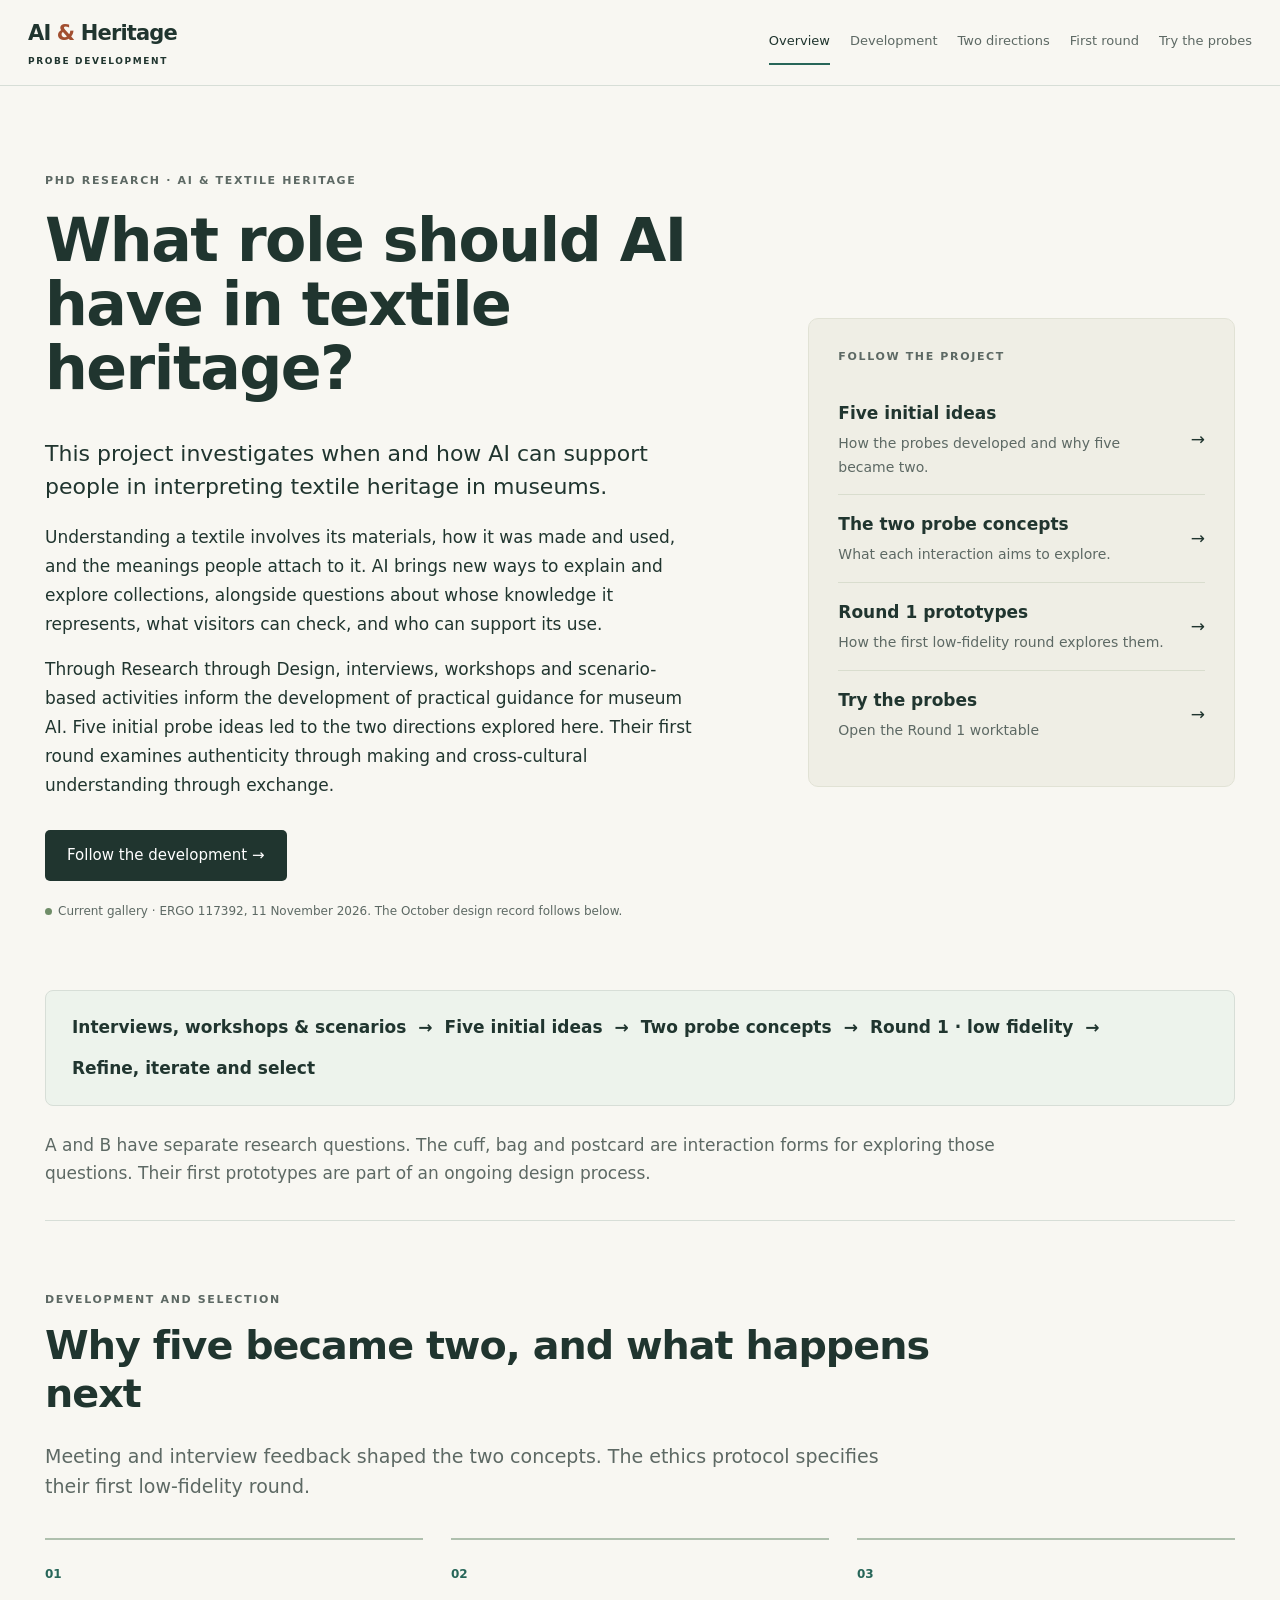
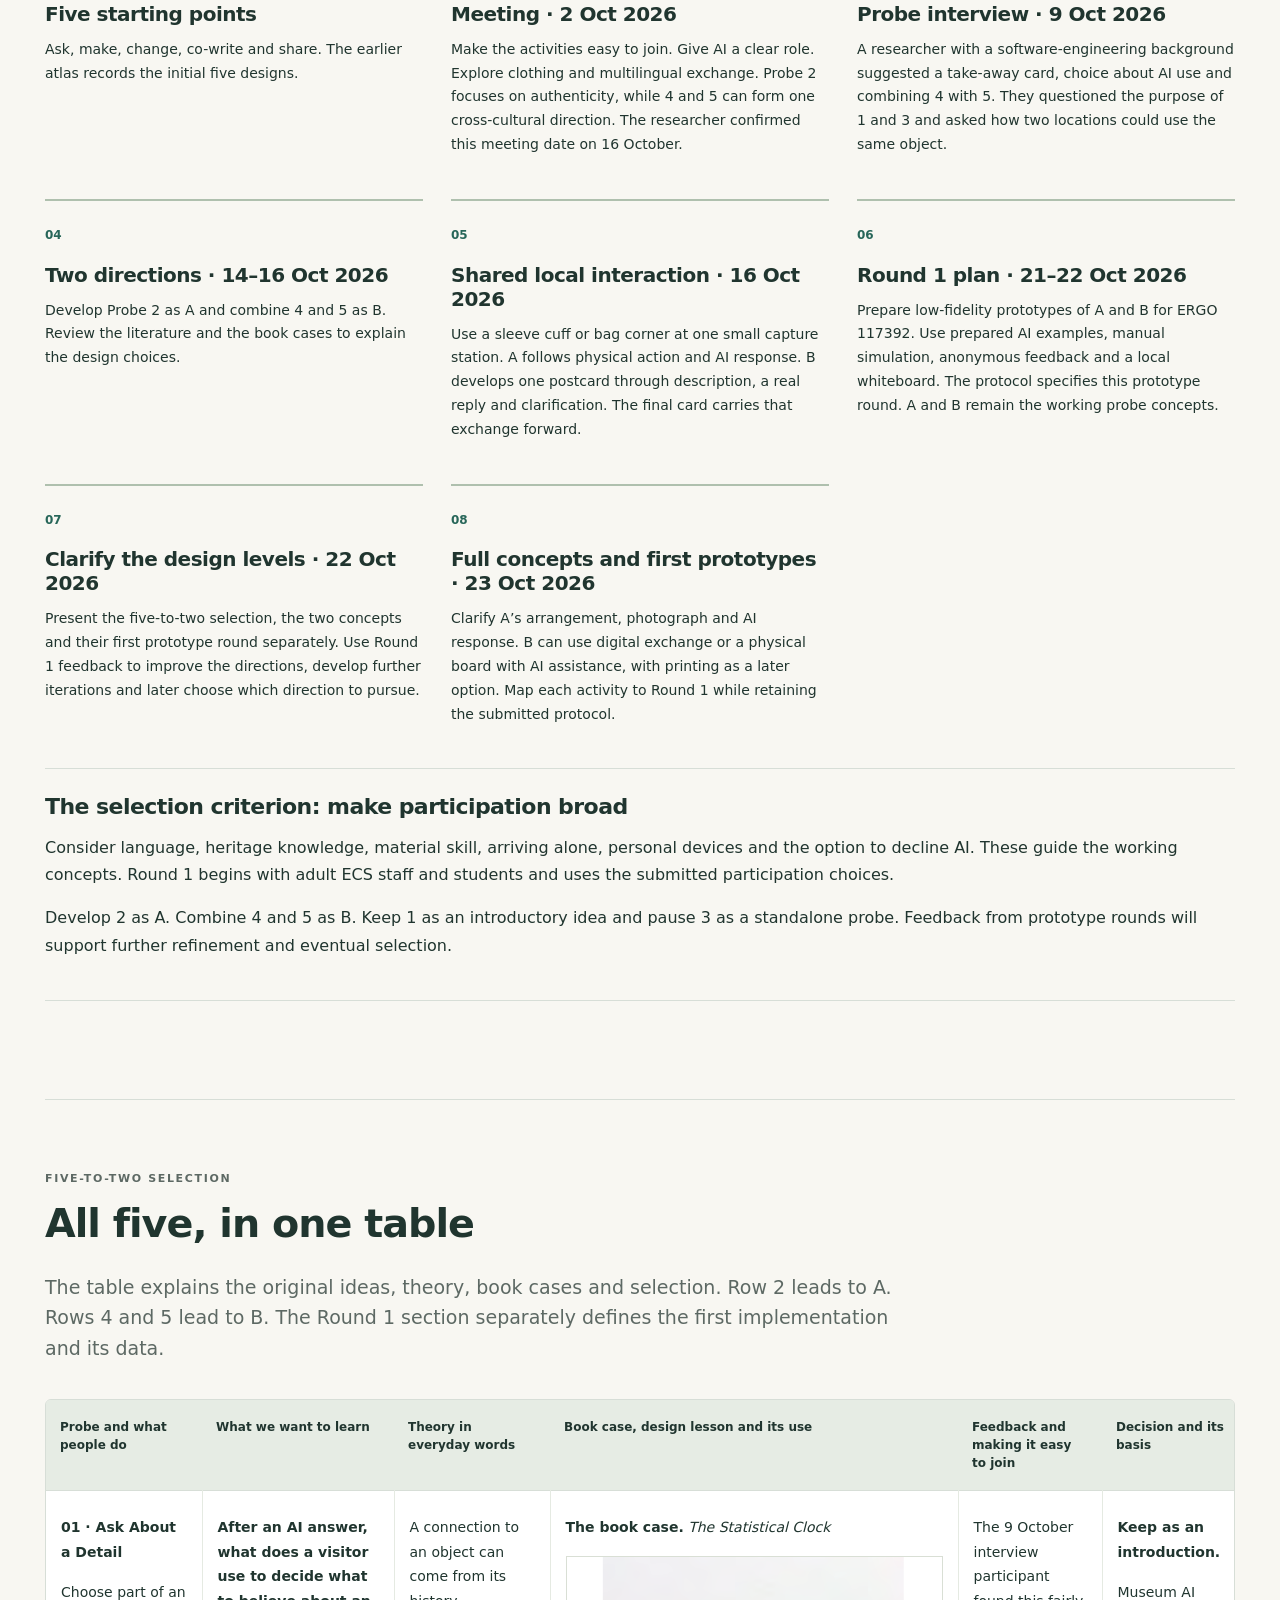
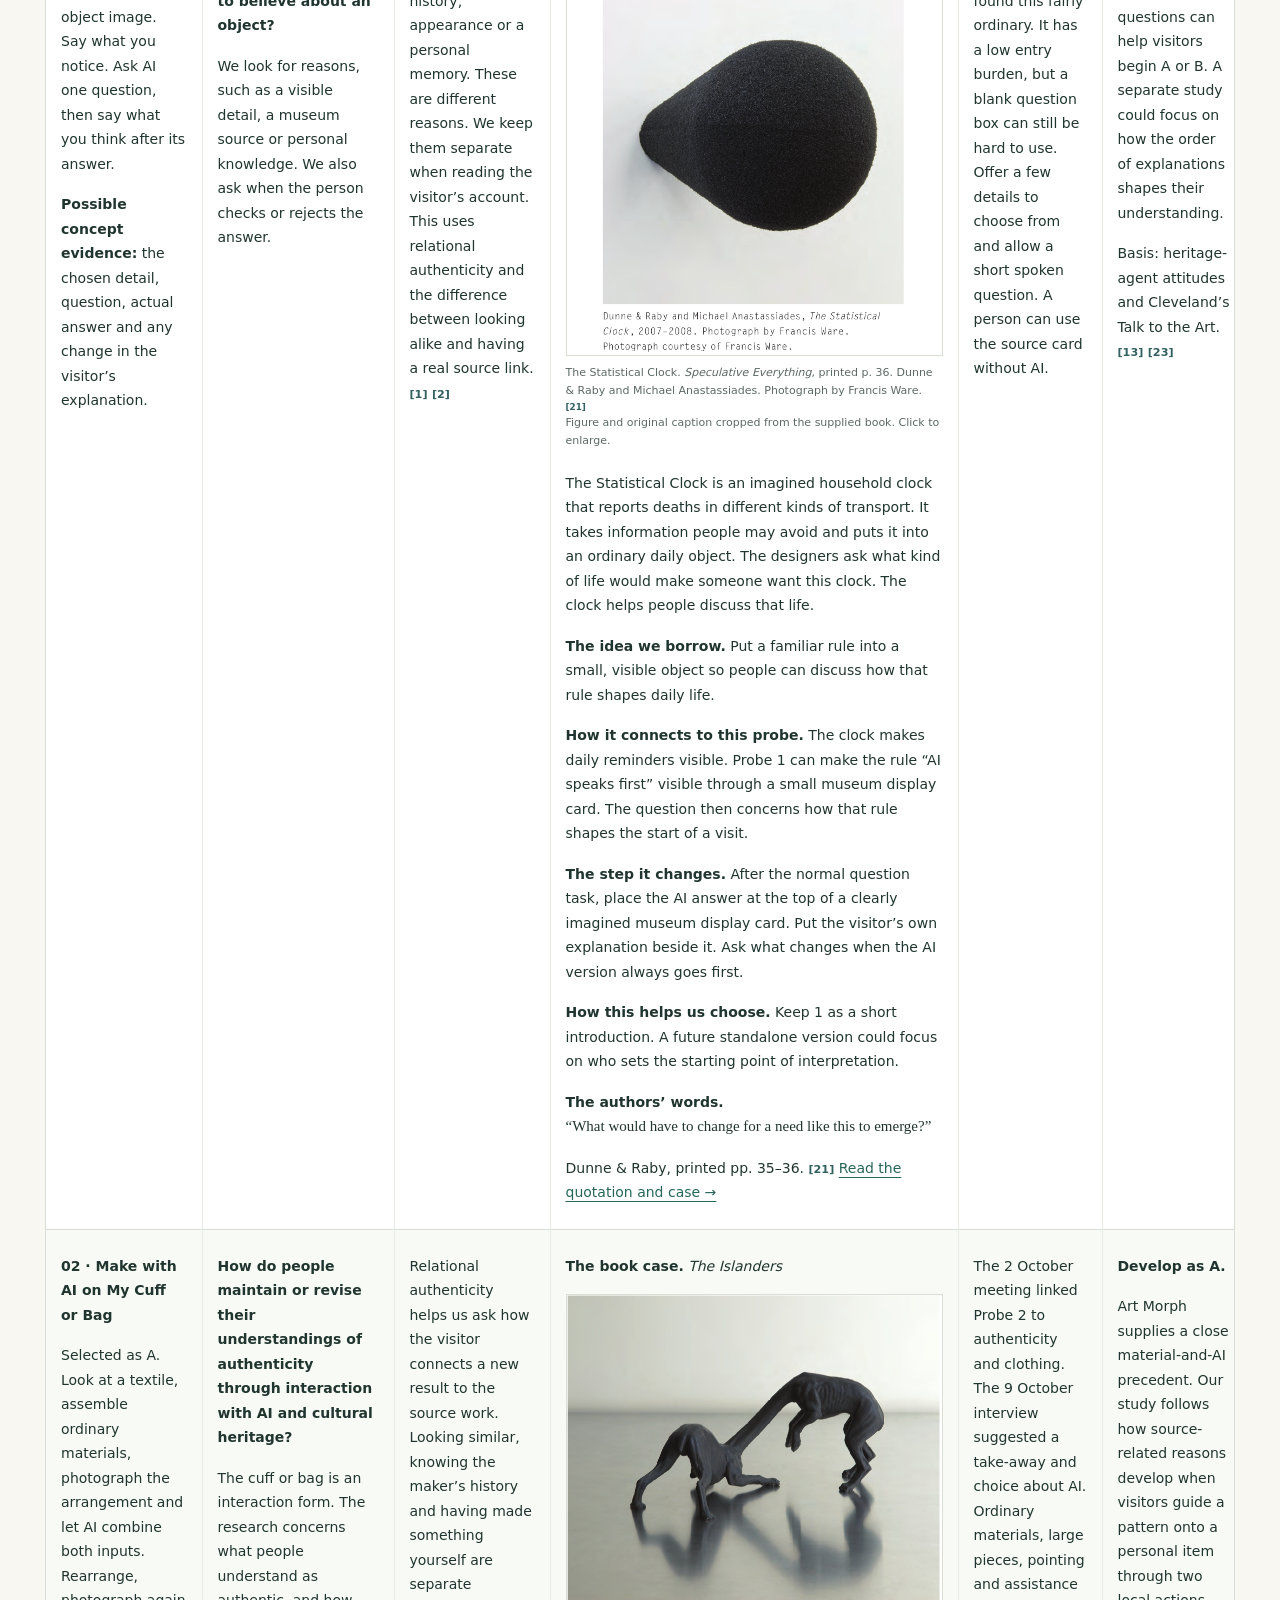
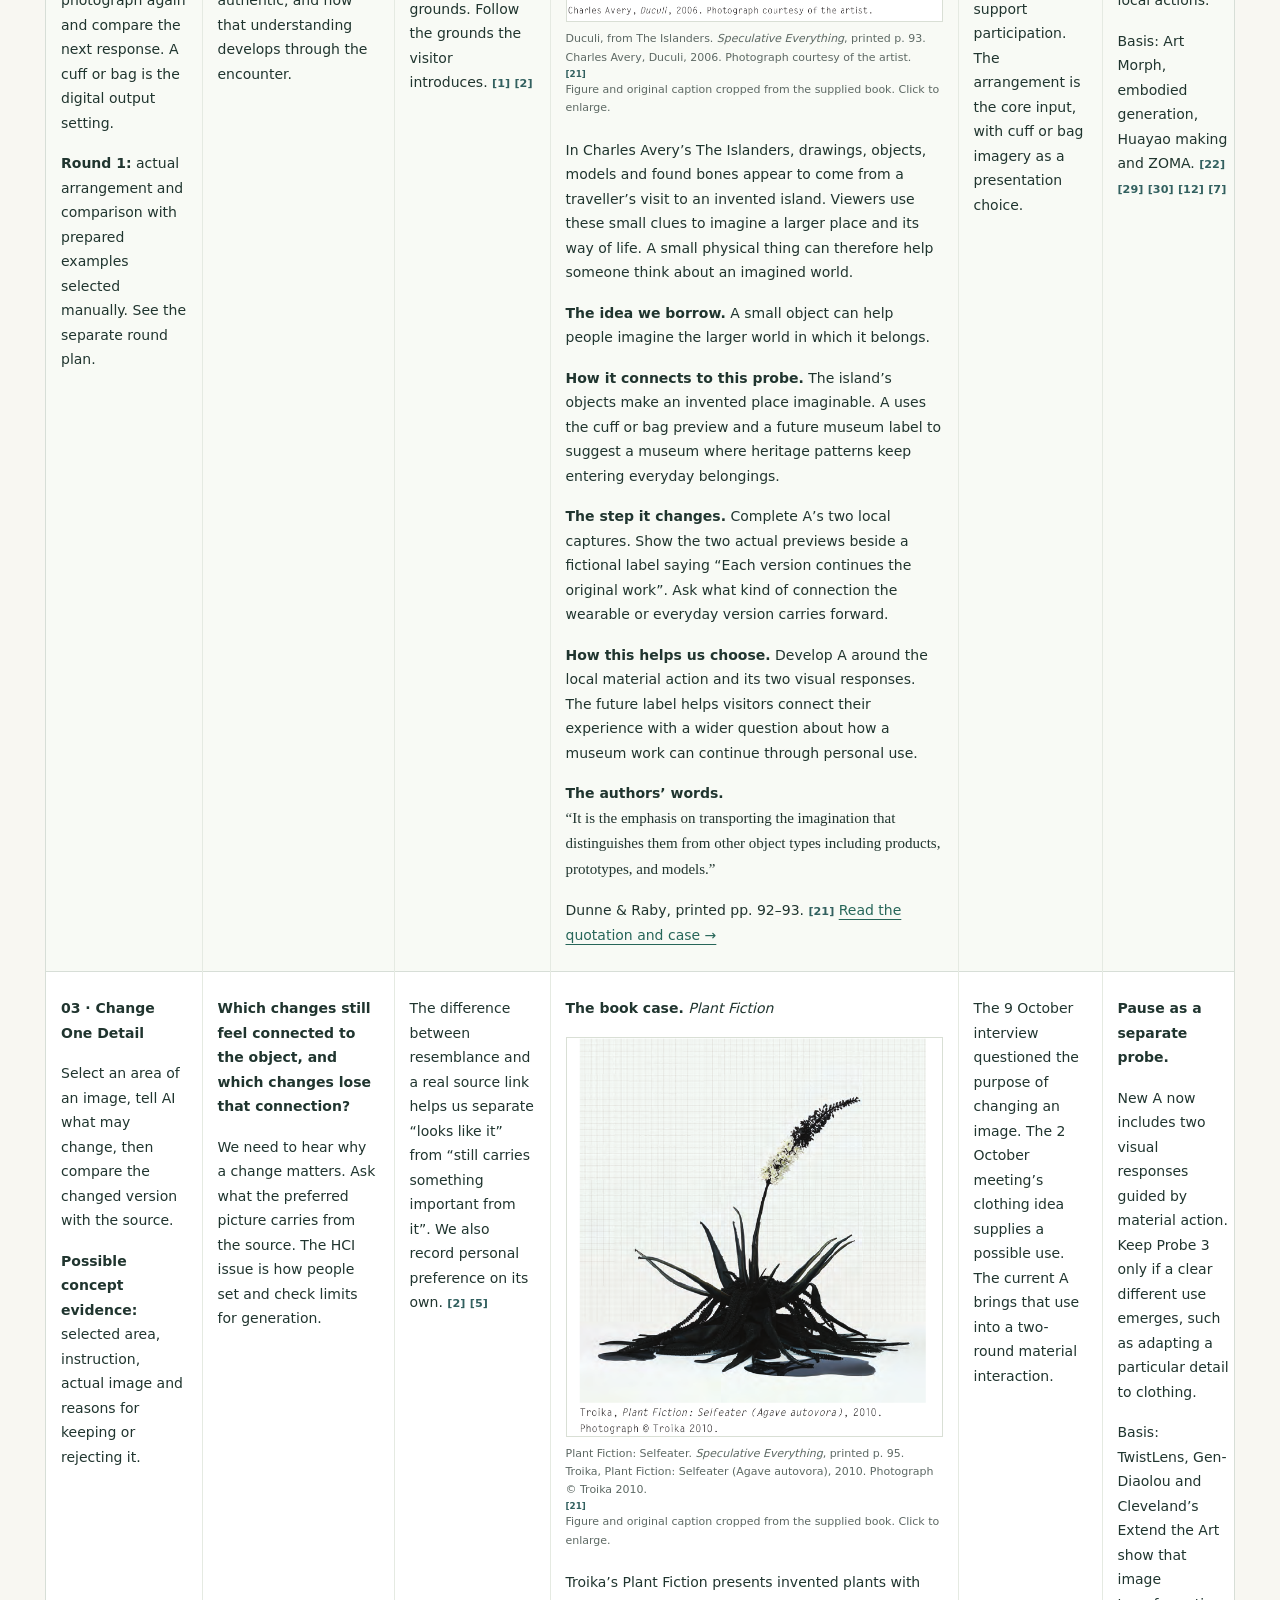
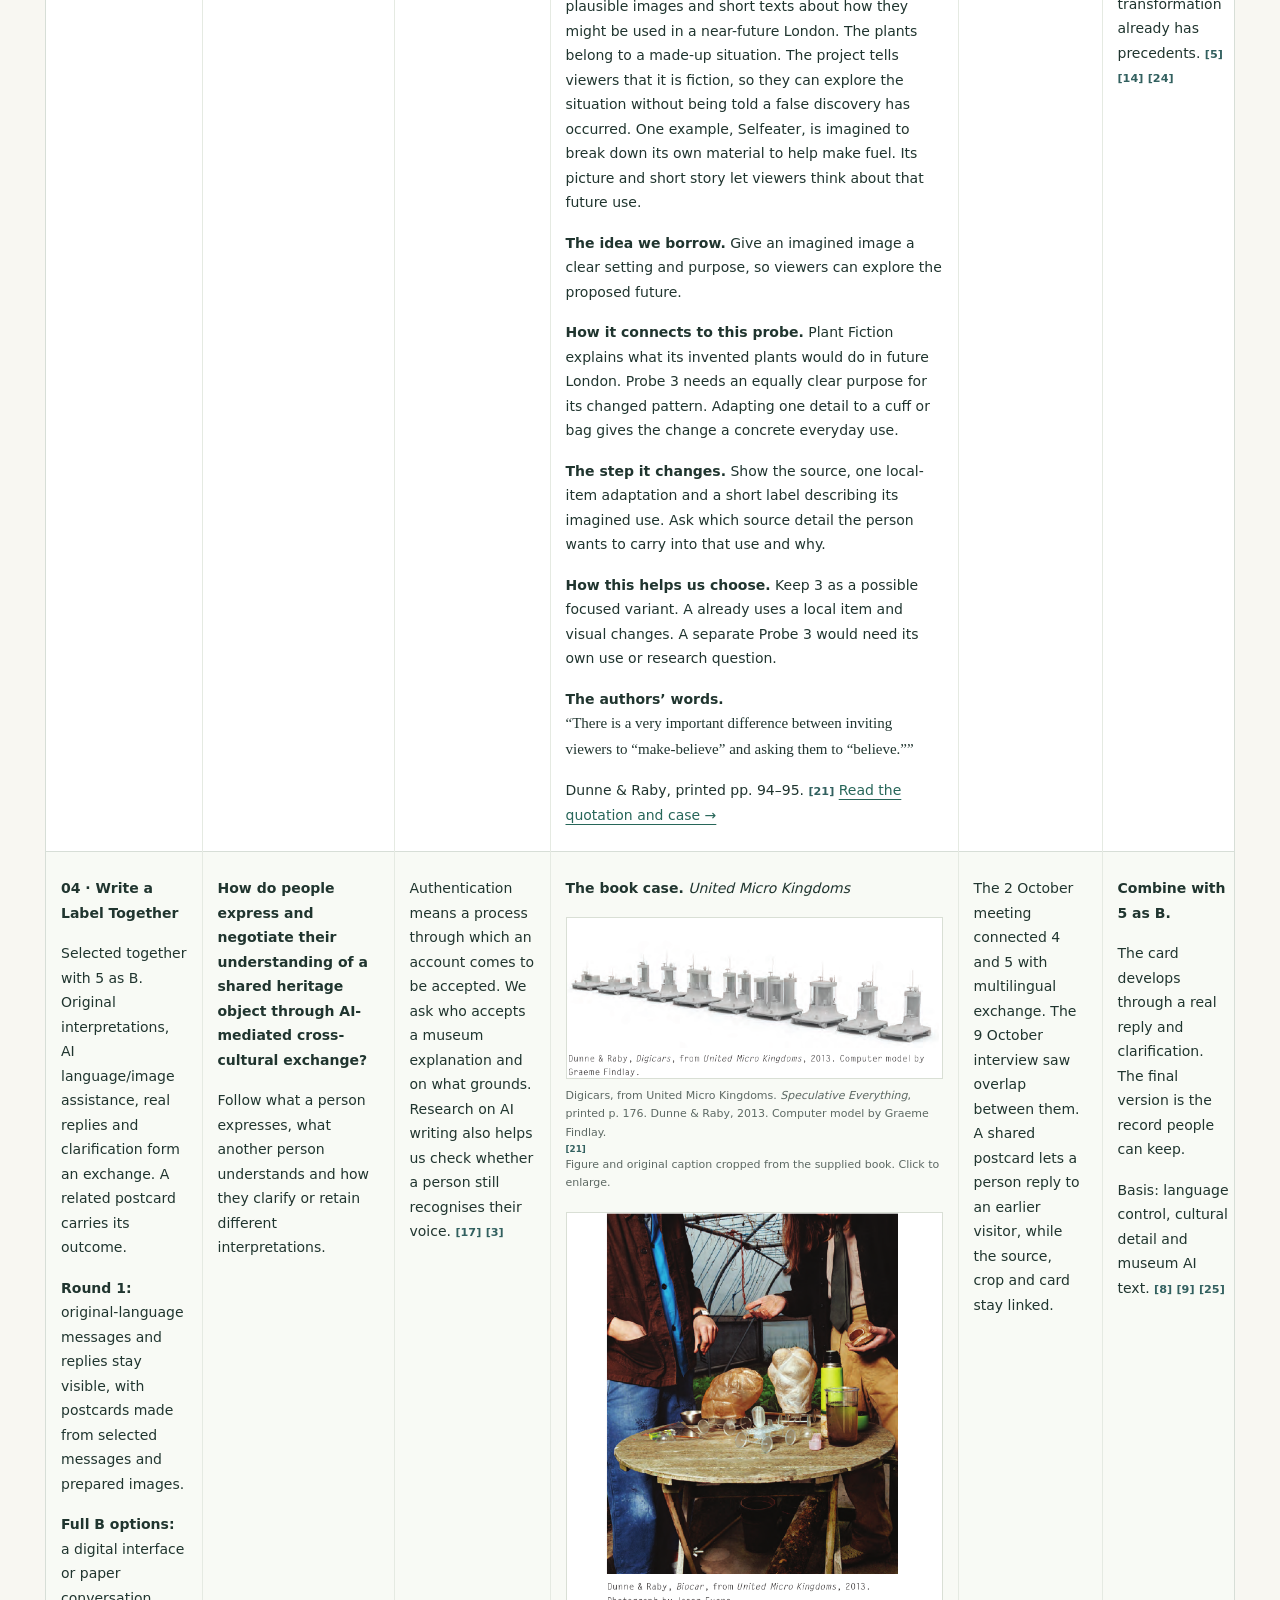
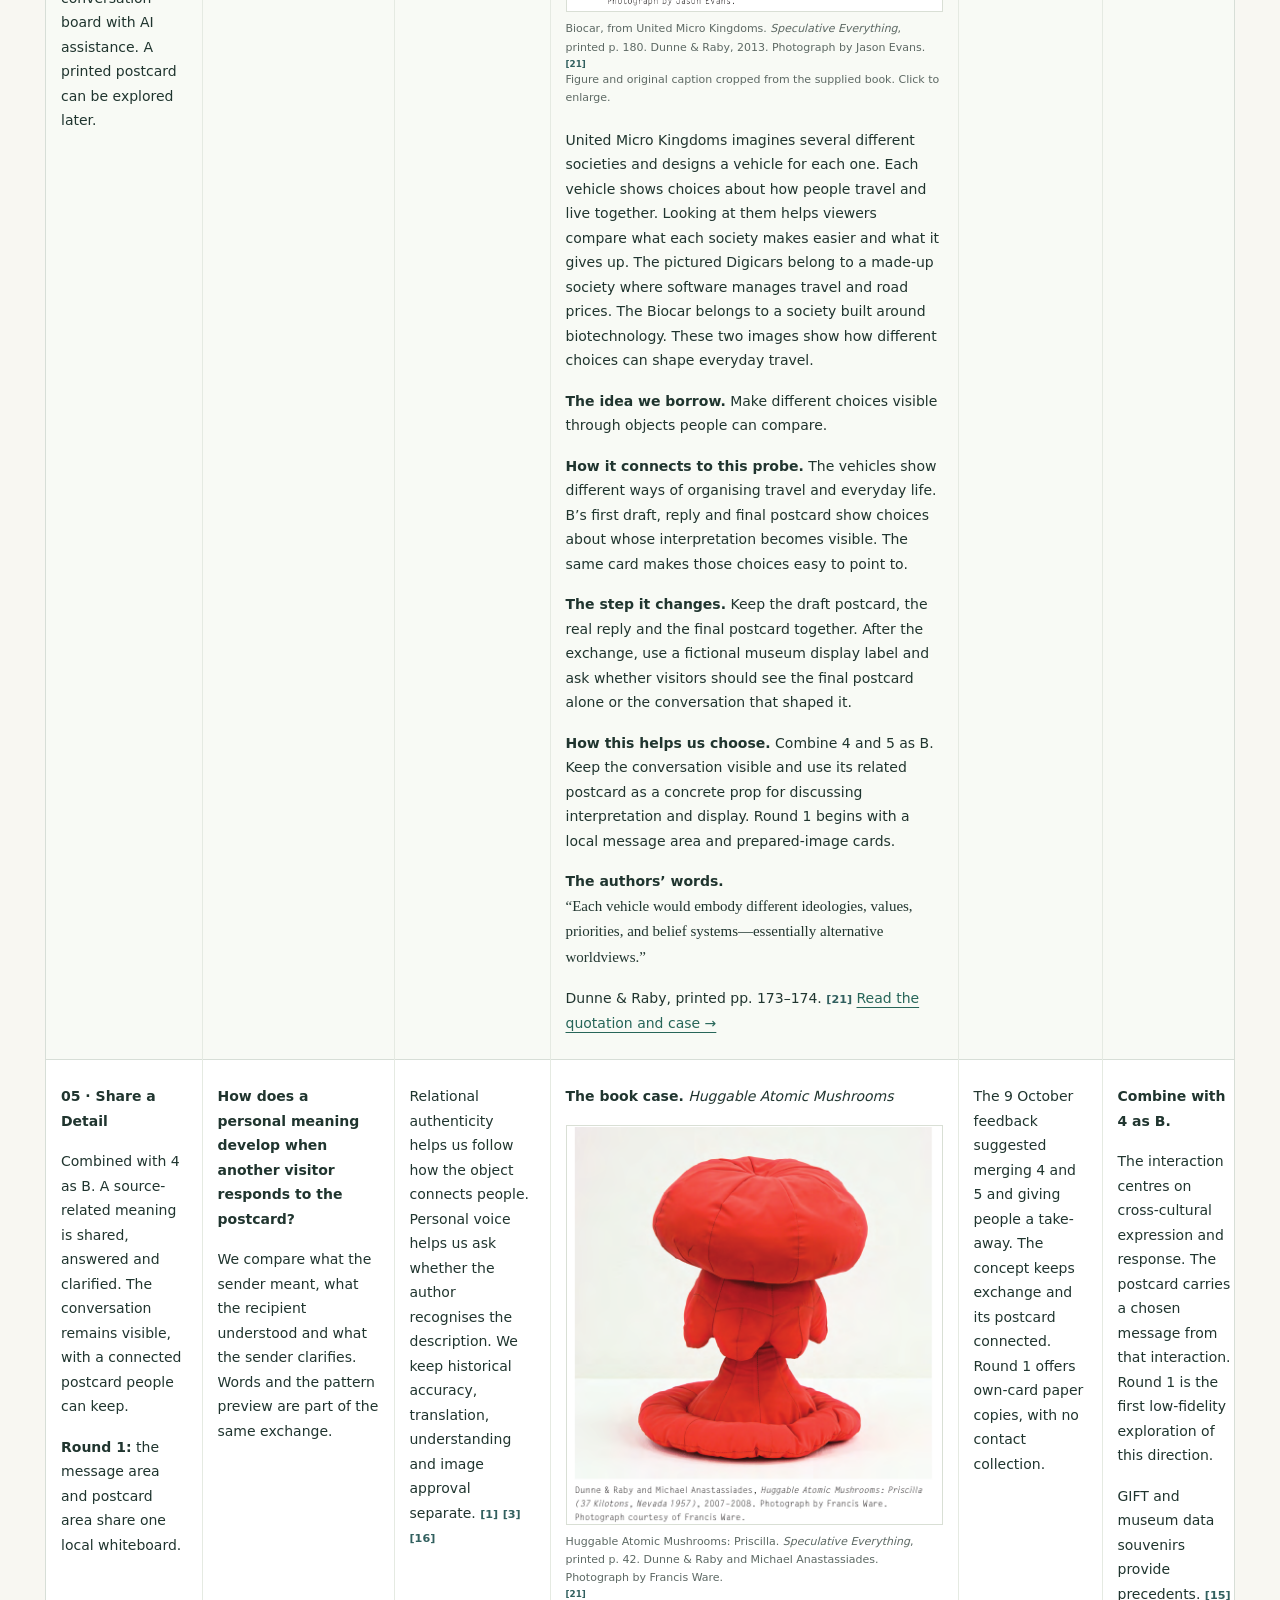
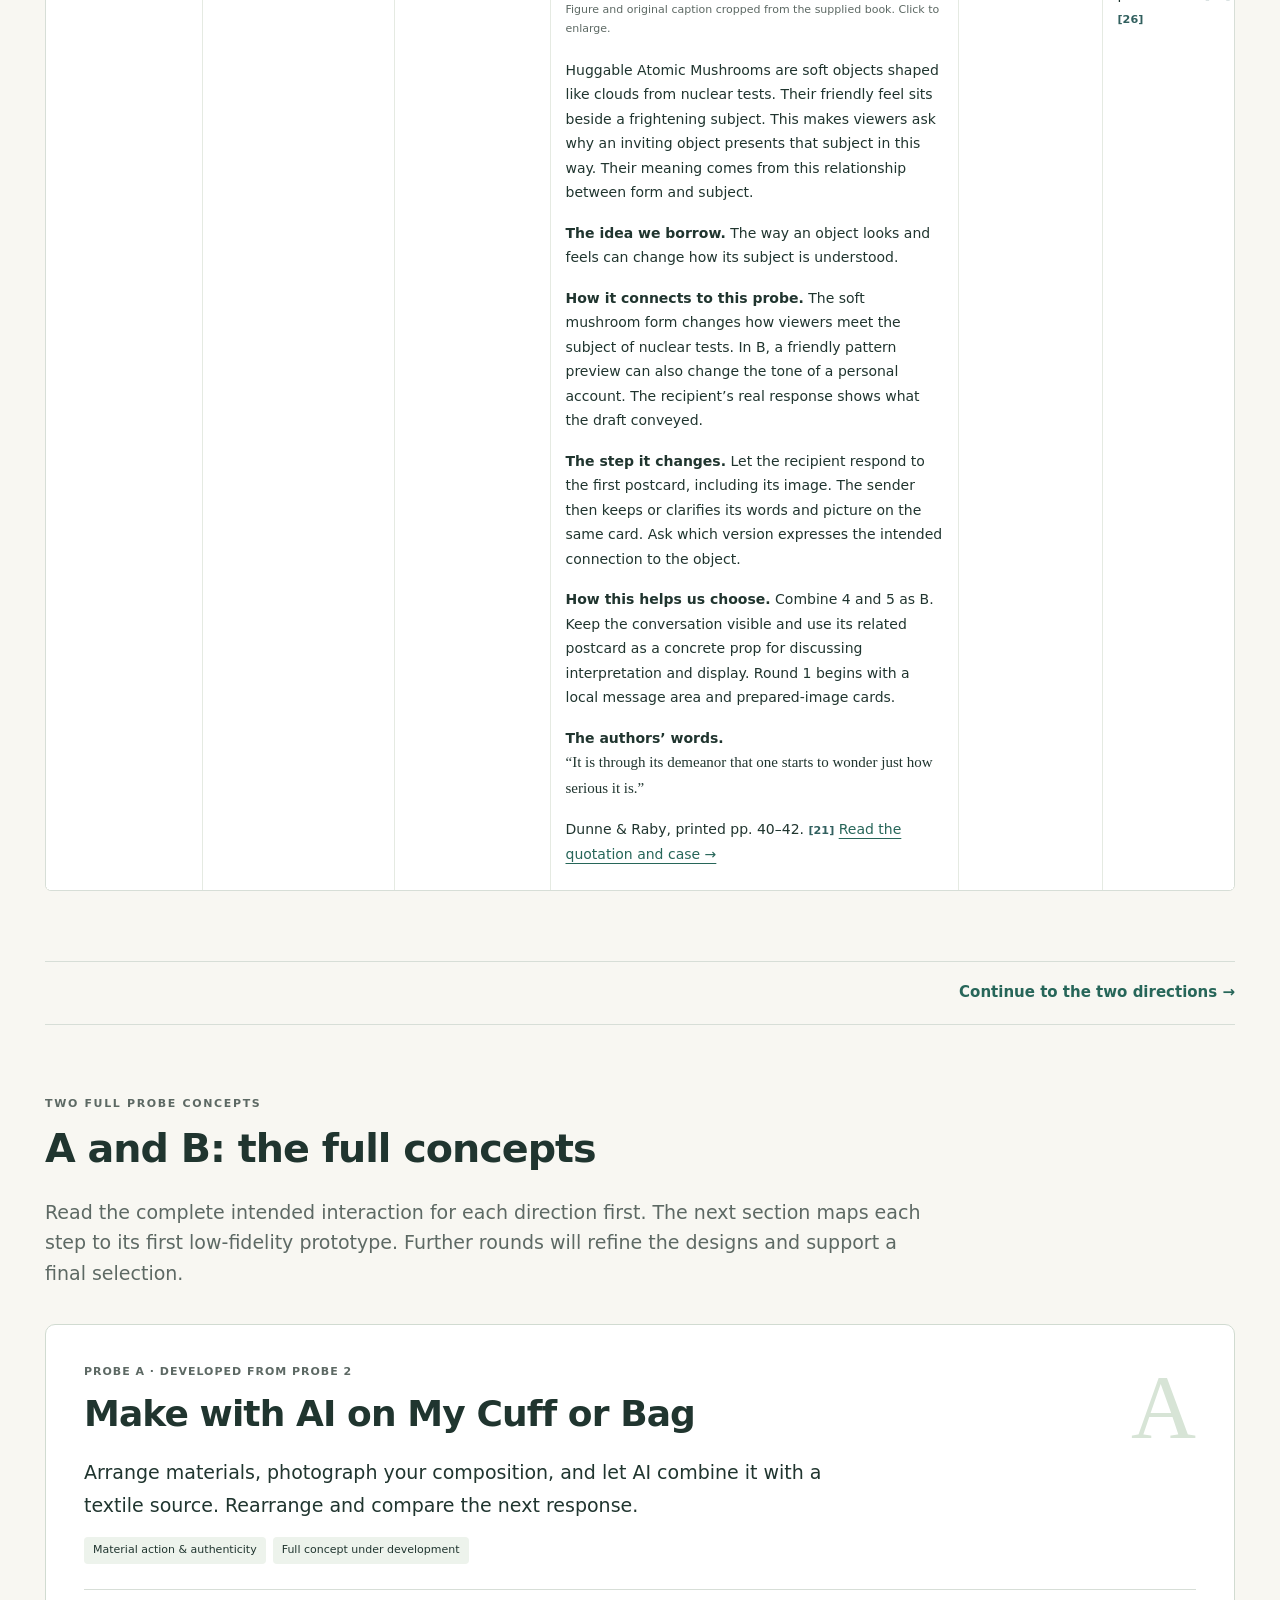
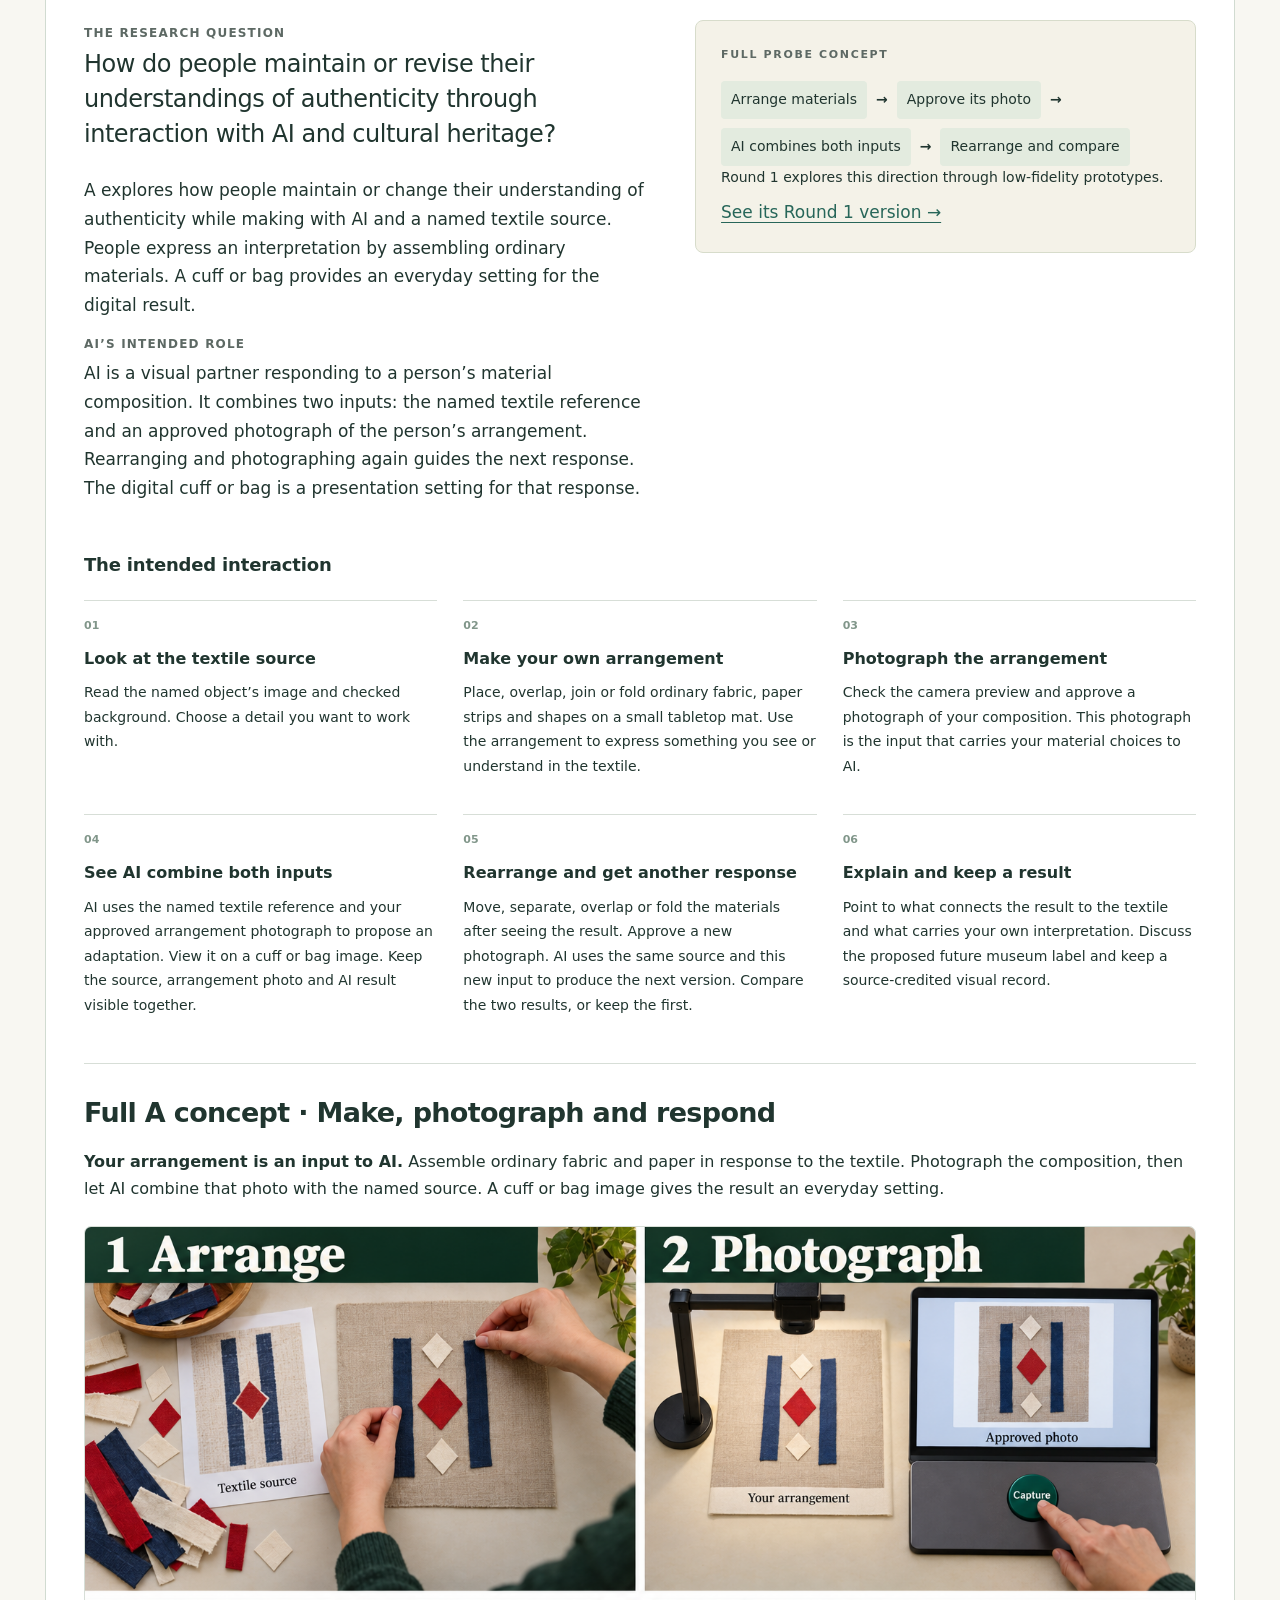
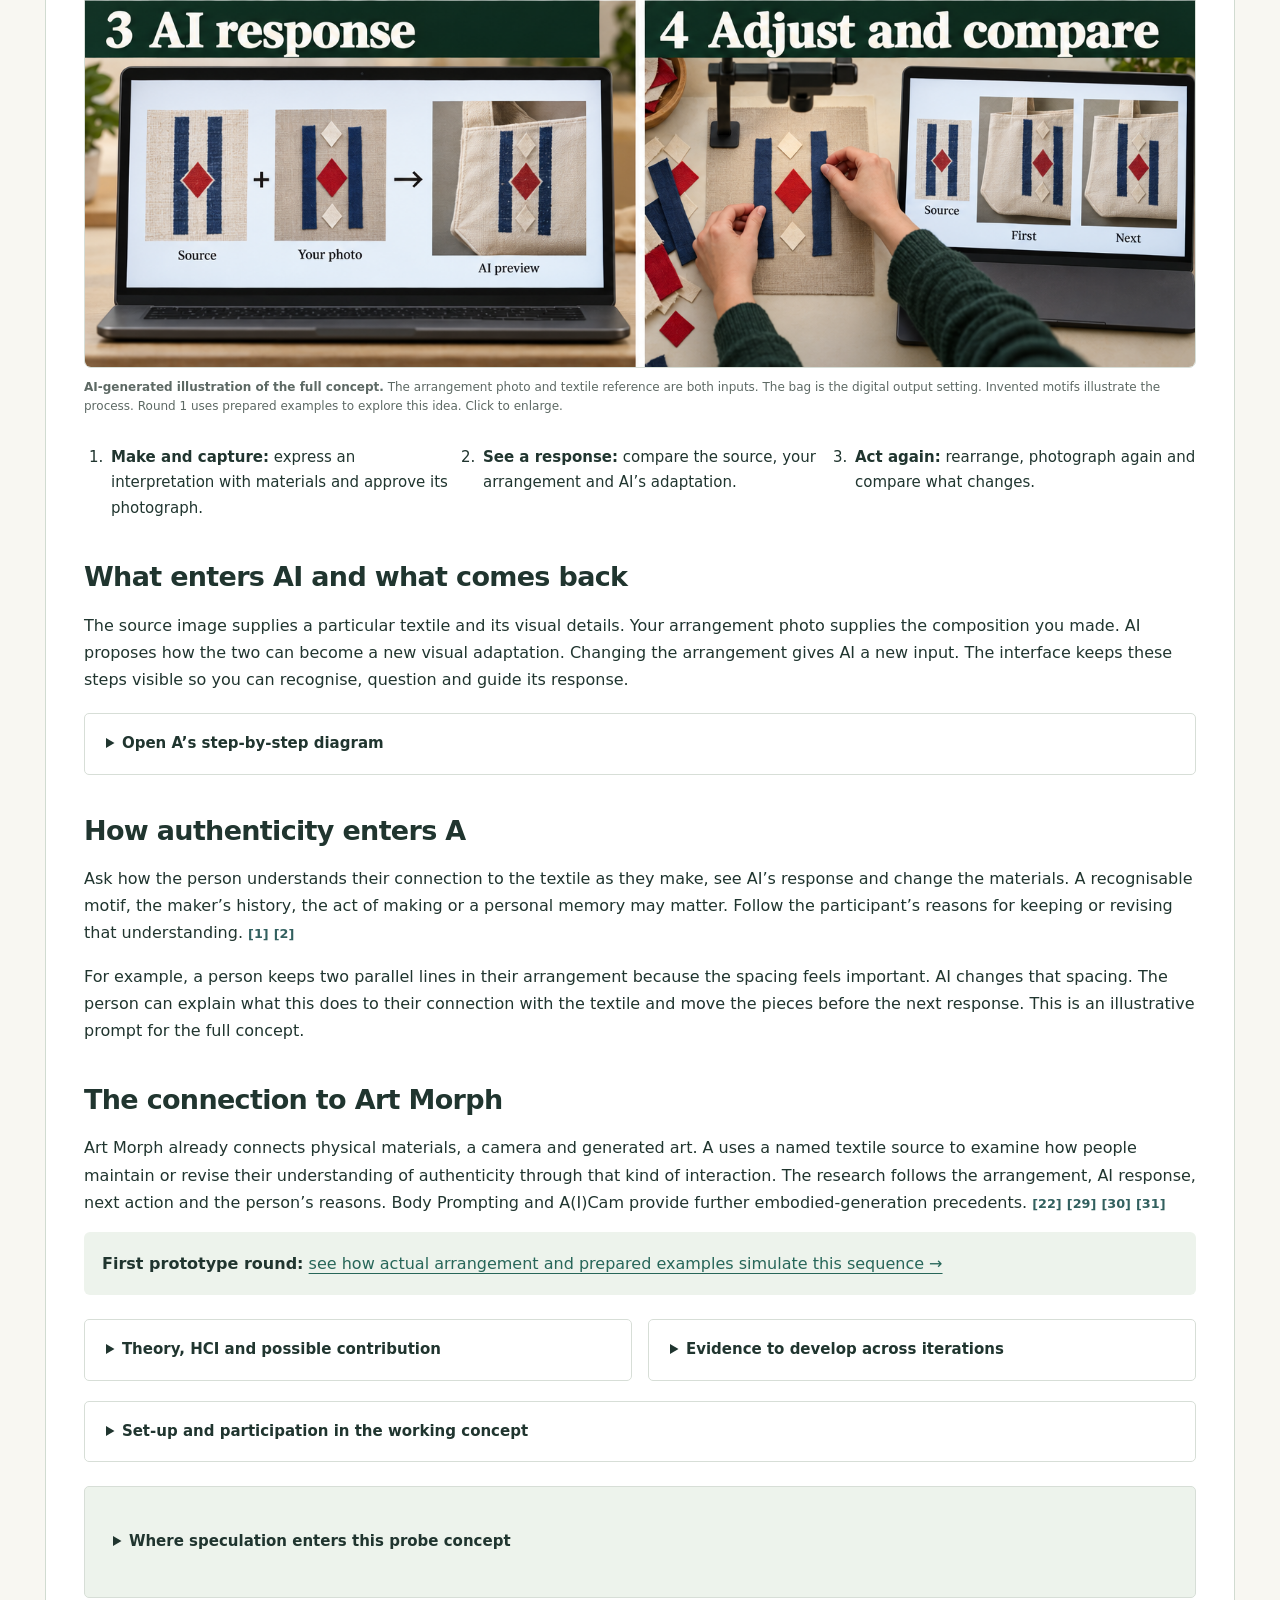
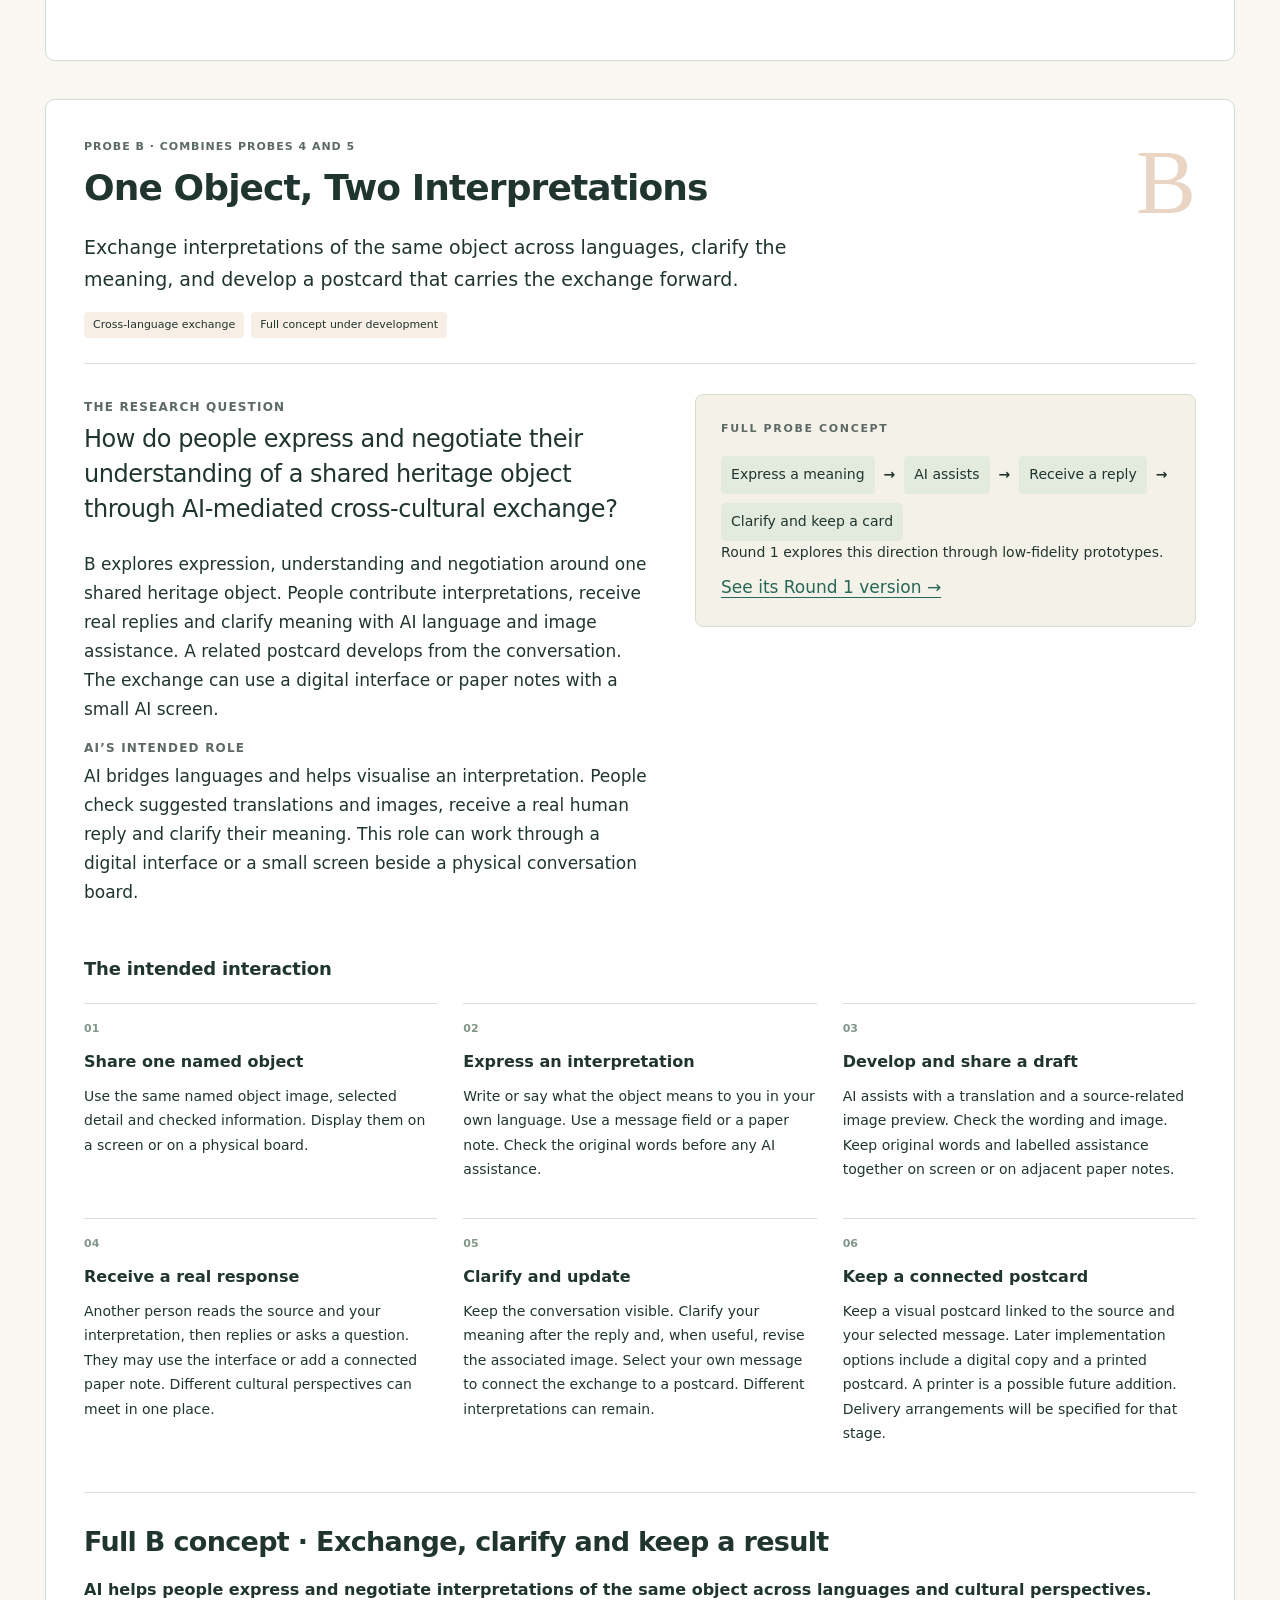
<file: index.html>
<!doctype html><html lang="en"><head><meta charset="utf-8"><meta name="viewport" content="width=device-width,initial-scale=1"><meta name="description" content="Two working heritage AI probe concepts, the five-to-two selection, and their first low-fidelity prototype round under ERGO 117392."><title>AI &amp; Heritage · Probe Concepts and Round 1</title><link rel="stylesheet" href="styles.css"><script src="app.js" defer></script></head><body><a class="skip-link" href="#main">Skip to content</a><header class="site-header"><a class="brand" href="#overview">AI <span>&amp;</span> Heritage<small>PROBE DEVELOPMENT</small></a><nav aria-label="Main navigation"><a href="#overview">Overview</a><a href="#iteration">Development</a><a href="#directions">Two directions</a><a href="#evaluation">First round</a><a href="#prototype-gallery">Try the probes</a></nav></header><main id="main"><section class="hero" id="overview"><div class="hero-copy"><span class="eyebrow">PHD RESEARCH · AI &amp; TEXTILE HERITAGE</span><h1>What role should AI have in textile heritage?</h1><p class="hero-lead">This project investigates when and how AI can support people in interpreting textile heritage in museums.</p><p>Understanding a textile involves its materials, how it was made and used, and the meanings people attach to it. AI brings new ways to explain and explore collections, alongside questions about whose knowledge it represents, what visitors can check, and who can support its use.</p><p>Through Research through Design, interviews, workshops and scenario-based activities inform the development of practical guidance for museum AI. Five initial probe ideas led to the two directions explored here. Their first round examines authenticity through making and cross-cultural understanding through exchange.</p><div class="hero-actions"><a class="button" href="#iteration">Follow the development →</a></div><p class="status-line"><span class="status-dot"></span>Current gallery · ERGO 117392, 11 November 2026. The October design record follows below.</p></div><aside class="reading-guide"><span class="eyebrow">FOLLOW THE PROJECT</span><a href="#iteration"><div><b>Five initial ideas</b><p>How the probes developed and why five became two.</p></div><span>→</span></a><a href="#directions"><div><b>The two probe concepts</b><p>What each interaction aims to explore.</p></div><span>→</span></a><a href="#evaluation"><div><b>Round 1 prototypes</b><p>How the first low-fidelity round explores them.</p></div><span>→</span></a><a href="#prototype-gallery"><div><b>Try the probes</b><p>Open the Round 1 worktable</p></div><span>→</span></a></aside></section><div class="development-path" aria-label="Development path"><span>Interviews, workshops &amp; scenarios</span><b>→</b><span>Five initial ideas</span><b>→</b><span>Two probe concepts</span><b>→</b><span>Round 1 · low fidelity</span><b>→</b><span>Refine, iterate and select</span></div><p class="scope-note">A and B have separate research questions. The cuff, bag and postcard are interaction forms for exploring those questions. Their first prototypes are part of an ongoing design process.</p><section id="iteration"><div class="section-heading"><span class="eyebrow">DEVELOPMENT AND SELECTION</span><h2>Why five became two, and what happens next</h2><p class="section-intro">Meeting and interview feedback shaped the two concepts. The ethics protocol specifies their first low-fidelity round.</p></div><div class="timeline"><article><span>01</span><h3>Five starting points</h3><p>Ask, make, change, co-write and share. The earlier atlas records the initial five designs.</p></article><article><span>02</span><h3>Meeting · 2 Oct 2026</h3><p>Make the activities easy to join. Give AI a clear role. Explore clothing and multilingual exchange. Probe 2 focuses on authenticity, while 4 and 5 can form one cross-cultural direction. The researcher confirmed this meeting date on 16 October.</p></article><article><span>03</span><h3>Probe interview · 9 Oct 2026</h3><p>A researcher with a software-engineering background suggested a take-away card, choice about AI use and combining 4 with 5. They questioned the purpose of 1 and 3 and asked how two locations could use the same object.</p></article><article><span>04</span><h3>Two directions · 14–16 Oct 2026</h3><p>Develop Probe 2 as A and combine 4 and 5 as B. Review the literature and the book cases to explain the design choices.</p></article><article><span>05</span><h3>Shared local interaction · 16 Oct 2026</h3><p>Use a sleeve cuff or bag corner at one small capture station. A follows physical action and AI response. B develops one postcard through description, a real reply and clarification. The final card carries that exchange forward.</p></article><article><span>06</span><h3>Round 1 plan · 21–22 Oct 2026</h3><p>Prepare low-fidelity prototypes of A and B for ERGO 117392. Use prepared AI examples, manual simulation, anonymous feedback and a local whiteboard. The protocol specifies this prototype round. A and B remain the working probe concepts.</p></article><article><span>07</span><h3>Clarify the design levels · 22 Oct 2026</h3><p>Present the five-to-two selection, the two concepts and their first prototype round separately. Use Round 1 feedback to improve the directions, develop further iterations and later choose which direction to pursue.</p></article><article><span>08</span><h3>Full concepts and first prototypes · 23 Oct 2026</h3><p>Clarify A’s arrangement, photograph and AI response. B can use digital exchange or a physical board with AI assistance, with printing as a later option. Map each activity to Round 1 while retaining the submitted protocol.</p></article></div><div class="selection-note"><h3>The selection criterion: make participation broad</h3><p>Consider language, heritage knowledge, material skill, arriving alone, personal devices and the option to decline AI. These guide the working concepts. Round 1 begins with adult ECS staff and students and uses the submitted participation choices.</p><p>Develop 2 as A. Combine 4 and 5 as B. Keep 1 as an introductory idea and pause 3 as a standalone probe. Feedback from prototype rounds will support further refinement and eventual selection.</p></div></section><section id="comparison"><div class="section-heading"><span class="eyebrow">FIVE-TO-TWO SELECTION</span><h2>All five, in one table</h2><p class="section-intro">The table explains the original ideas, theory, book cases and selection. Row 2 leads to A. Rows 4 and 5 lead to B. The Round 1 section separately defines the first implementation and its data.</p></div><div class="comparison-wrap" tabindex="0" role="region" aria-label="Five-probe comparison table"><table><thead><tr><th scope="col">Probe and what people do</th><th scope="col">What we want to learn</th><th scope="col">Theory in everyday words</th><th scope="col">Book case, design lesson and its use</th><th scope="col">Feedback and making it easy to join</th><th scope="col">Decision and its basis</th></tr></thead><tbody><tr><td data-label="Probe and what people do"><b>01 · Ask About a Detail</b><p>Choose part of an object image. Say what you notice. Ask AI one question, then say what you think after its answer.</p><p><b>Possible concept evidence:</b> the chosen detail, question, actual answer and any change in the visitor’s explanation.</p></td><td data-label="What we want to learn"><b>After an AI answer, what does a visitor use to decide what to believe about an object?</b><p>We look for reasons, such as a visible detail, a museum source or personal knowledge. We also ask when the person checks or rejects the answer.</p></td><td data-label="Theory in everyday words">A connection to an object can come from its history, appearance or a personal memory. These are different reasons. We keep them separate when reading the visitor’s account. This uses relational authenticity and the difference between looking alike and having a real source link. <a class="citation" href="#ref-1" aria-label="Reference 1">[1]</a> <a class="citation" href="#ref-2" aria-label="Reference 2">[2]</a></td><td data-label="Book case, design lesson and its use"><b>The book case.</b> <i>The Statistical Clock</i><div class="book-case-images"><figure class="book-case-figure"><a href="assets/book-cases/clock.png" target="_blank" rel="noopener"><img src="assets/book-cases/clock.png" width="562" height="737" loading="lazy" alt="Book figure screenshot: The Statistical Clock. Printed page 36. Click to enlarge."></a><figcaption>The Statistical Clock. <i>Speculative Everything</i>, printed p. 36. Dunne &amp; Raby and Michael Anastassiades. Photograph by Francis Ware. <a class="citation" href="#ref-21" aria-label="Reference 21">[21]</a> <span>Figure and original caption cropped from the supplied book. Click to enlarge.</span></figcaption></figure></div><p>The Statistical Clock is an imagined household clock that reports deaths in different kinds of transport. It takes information people may avoid and puts it into an ordinary daily object. The designers ask what kind of life would make someone want this clock. The clock helps people discuss that life.</p><p><b>The idea we borrow.</b> Put a familiar rule into a small, visible object so people can discuss how that rule shapes daily life.</p><p><b>How it connects to this probe.</b> The clock makes daily reminders visible. Probe 1 can make the rule “AI speaks first” visible through a small museum display card. The question then concerns how that rule shapes the start of a visit.</p><p><b>The step it changes.</b> After the normal question task, place the AI answer at the top of a clearly imagined museum display card. Put the visitor’s own explanation beside it. Ask what changes when the AI version always goes first.</p><p><b>How this helps us choose.</b> Keep 1 as a short introduction. A future standalone version could focus on who sets the starting point of interpretation.</p><p><b>The authors’ words.</b></p><q>What would have to change for a need like this to emerge?</q><p>Dunne & Raby, printed pp. 35–36. <a class="citation" href="#ref-21" aria-label="Reference 21">[21]</a> <a href="#excerpt-9">Read the quotation and case →</a></p></td><td data-label="Feedback and making it easy to join">The 9 October interview participant found this fairly ordinary. It has a low entry burden, but a blank question box can still be hard to use. Offer a few details to choose from and allow a short spoken question. A person can use the source card without AI.</td><td data-label="Decision and its basis"><b>Keep as an introduction.</b><p>Museum AI questions can help visitors begin A or B. A separate study could focus on how the order of explanations shapes their understanding.</p><p>Basis: heritage-agent attitudes and Cleveland’s Talk to the Art. <a class="citation" href="#ref-13" aria-label="Reference 13">[13]</a> <a class="citation" href="#ref-23" aria-label="Reference 23">[23]</a></p></td></tr><tr><td data-label="Probe and what people do"><b>02 · Make with AI on My Cuff or Bag</b><p>Selected as A. Look at a textile, assemble ordinary materials, photograph the arrangement and let AI combine both inputs. Rearrange, photograph again and compare the next response. A cuff or bag is the digital output setting.</p><p><b>Round 1:</b> actual arrangement and comparison with prepared examples selected manually. See the separate round plan.</p></td><td data-label="What we want to learn"><b>How do people maintain or revise their understandings of authenticity through interaction with AI and cultural heritage?</b><p>The cuff or bag is an interaction form. The research concerns what people understand as authentic, and how that understanding develops through the encounter.</p></td><td data-label="Theory in everyday words">Relational authenticity helps us ask how the visitor connects a new result to the source work. Looking similar, knowing the maker’s history and having made something yourself are separate grounds. Follow the grounds the visitor introduces. <a class="citation" href="#ref-1" aria-label="Reference 1">[1]</a> <a class="citation" href="#ref-2" aria-label="Reference 2">[2]</a></td><td data-label="Book case, design lesson and its use"><b>The book case.</b> <i>The Islanders</i><div class="book-case-images"><figure class="book-case-figure"><a href="assets/book-cases/islanders.png" target="_blank" rel="noopener"><img src="assets/book-cases/islanders.png" width="740" height="644" loading="lazy" alt="Book figure screenshot: Duculi, from The Islanders. Printed page 93. Click to enlarge."></a><figcaption>Duculi, from The Islanders. <i>Speculative Everything</i>, printed p. 93. Charles Avery, Duculi, 2006. Photograph courtesy of the artist. <a class="citation" href="#ref-21" aria-label="Reference 21">[21]</a> <span>Figure and original caption cropped from the supplied book. Click to enlarge.</span></figcaption></figure></div><p>In Charles Avery’s The Islanders, drawings, objects, models and found bones appear to come from a traveller’s visit to an invented island. Viewers use these small clues to imagine a larger place and its way of life. A small physical thing can therefore help someone think about an imagined world.</p><p><b>The idea we borrow.</b> A small object can help people imagine the larger world in which it belongs.</p><p><b>How it connects to this probe.</b> The island’s objects make an invented place imaginable. A uses the cuff or bag preview and a future museum label to suggest a museum where heritage patterns keep entering everyday belongings.</p><p><b>The step it changes.</b> Complete A’s two local captures. Show the two actual previews beside a fictional label saying “Each version continues the original work”. Ask what kind of connection the wearable or everyday version carries forward.</p><p><b>How this helps us choose.</b> Develop A around the local material action and its two visual responses. The future label helps visitors connect their experience with a wider question about how a museum work can continue through personal use.</p><p><b>The authors’ words.</b></p><q>It is the emphasis on transporting the imagination that distinguishes them from other object types including products, prototypes, and models.</q><p>Dunne & Raby, printed pp. 92–93. <a class="citation" href="#ref-21" aria-label="Reference 21">[21]</a> <a href="#excerpt-10">Read the quotation and case →</a></p></td><td data-label="Feedback and making it easy to join">The 2 October meeting linked Probe 2 to authenticity and clothing. The 9 October interview suggested a take-away and choice about AI. Ordinary materials, large pieces, pointing and assistance support participation. The arrangement is the core input, with cuff or bag imagery as a presentation choice.</td><td data-label="Decision and its basis"><b>Develop as A.</b><p>Art Morph supplies a close material-and-AI precedent. Our study follows how source-related reasons develop when visitors guide a pattern onto a personal item through two local actions.</p><p>Basis: Art Morph, embodied generation, Huayao making and ZOMA. <a class="citation" href="#ref-22" aria-label="Reference 22">[22]</a> <a class="citation" href="#ref-29" aria-label="Reference 29">[29]</a> <a class="citation" href="#ref-30" aria-label="Reference 30">[30]</a> <a class="citation" href="#ref-12" aria-label="Reference 12">[12]</a> <a class="citation" href="#ref-7" aria-label="Reference 7">[7]</a></p></td></tr><tr><td data-label="Probe and what people do"><b>03 · Change One Detail</b><p>Select an area of an image, tell AI what may change, then compare the changed version with the source.</p><p><b>Possible concept evidence:</b> selected area, instruction, actual image and reasons for keeping or rejecting it.</p></td><td data-label="What we want to learn"><b>Which changes still feel connected to the object, and which changes lose that connection?</b><p>We need to hear why a change matters. Ask what the preferred picture carries from the source. The HCI issue is how people set and check limits for generation.</p></td><td data-label="Theory in everyday words">The difference between resemblance and a real source link helps us separate “looks like it” from “still carries something important from it”. We also record personal preference on its own. <a class="citation" href="#ref-2" aria-label="Reference 2">[2]</a> <a class="citation" href="#ref-5" aria-label="Reference 5">[5]</a></td><td data-label="Book case, design lesson and its use"><b>The book case.</b> <i>Plant Fiction</i><div class="book-case-images"><figure class="book-case-figure"><a href="assets/book-cases/plant-fiction.png" target="_blank" rel="noopener"><img src="assets/book-cases/plant-fiction.png" width="607" height="692" loading="lazy" alt="Book figure screenshot: Plant Fiction: Selfeater. Printed page 95. Click to enlarge."></a><figcaption>Plant Fiction: Selfeater. <i>Speculative Everything</i>, printed p. 95. Troika, Plant Fiction: Selfeater (Agave autovora), 2010. Photograph © Troika 2010. <a class="citation" href="#ref-21" aria-label="Reference 21">[21]</a> <span>Figure and original caption cropped from the supplied book. Click to enlarge.</span></figcaption></figure></div><p>Troika’s Plant Fiction presents invented plants with plausible images and short texts about how they might be used in a near-future London. The plants belong to a made-up situation. The project tells viewers that it is fiction, so they can explore the situation without being told a false discovery has occurred. One example, Selfeater, is imagined to break down its own material to help make fuel. Its picture and short story let viewers think about that future use.</p><p><b>The idea we borrow.</b> Give an imagined image a clear setting and purpose, so viewers can explore the proposed future.</p><p><b>How it connects to this probe.</b> Plant Fiction explains what its invented plants would do in future London. Probe 3 needs an equally clear purpose for its changed pattern. Adapting one detail to a cuff or bag gives the change a concrete everyday use.</p><p><b>The step it changes.</b> Show the source, one local-item adaptation and a short label describing its imagined use. Ask which source detail the person wants to carry into that use and why.</p><p><b>How this helps us choose.</b> Keep 3 as a possible focused variant. A already uses a local item and visual changes. A separate Probe 3 would need its own use or research question.</p><p><b>The authors’ words.</b></p><q>There is a very important difference between inviting viewers to “make-believe” and asking them to “believe.”</q><p>Dunne & Raby, printed pp. 94–95. <a class="citation" href="#ref-21" aria-label="Reference 21">[21]</a> <a href="#excerpt-11">Read the quotation and case →</a></p></td><td data-label="Feedback and making it easy to join">The 9 October interview questioned the purpose of changing an image. The 2 October meeting’s clothing idea supplies a possible use. The current A brings that use into a two-round material interaction.</td><td data-label="Decision and its basis"><b>Pause as a separate probe.</b><p>New A now includes two visual responses guided by material action. Keep Probe 3 only if a clear different use emerges, such as adapting a particular detail to clothing.</p><p>Basis: TwistLens, Gen-Diaolou and Cleveland’s Extend the Art show that image transformation already has precedents. <a class="citation" href="#ref-5" aria-label="Reference 5">[5]</a> <a class="citation" href="#ref-14" aria-label="Reference 14">[14]</a> <a class="citation" href="#ref-24" aria-label="Reference 24">[24]</a></p></td></tr><tr><td data-label="Probe and what people do"><b>04 · Write a Label Together</b><p>Selected together with 5 as B. Original interpretations, AI language/image assistance, real replies and clarification form an exchange. A related postcard carries its outcome.</p><p><b>Round 1:</b> original-language messages and replies stay visible, with postcards made from selected messages and prepared images.</p><p><b>Full B options:</b> a digital interface or paper conversation board with AI assistance. A printed postcard can be explored later.</p></td><td data-label="What we want to learn"><b>How do people express and negotiate their understanding of a shared heritage object through AI-mediated cross-cultural exchange?</b><p>Follow what a person expresses, what another person understands and how they clarify or retain different interpretations.</p></td><td data-label="Theory in everyday words">Authentication means a process through which an account comes to be accepted. We ask who accepts a museum explanation and on what grounds. Research on AI writing also helps us check whether a person still recognises their voice. <a class="citation" href="#ref-17" aria-label="Reference 17">[17]</a> <a class="citation" href="#ref-3" aria-label="Reference 3">[3]</a></td><td data-label="Book case, design lesson and its use"><b>The book case.</b> <i>United Micro Kingdoms</i><div class="book-case-images"><figure class="book-case-figure"><a href="assets/book-cases/digicars.png" target="_blank" rel="noopener"><img src="assets/book-cases/digicars.png" width="633" height="271" loading="lazy" alt="Book figure screenshot: Digicars, from United Micro Kingdoms. Printed page 176. Click to enlarge."></a><figcaption>Digicars, from United Micro Kingdoms. <i>Speculative Everything</i>, printed p. 176. Dunne &amp; Raby, 2013. Computer model by Graeme Findlay. <a class="citation" href="#ref-21" aria-label="Reference 21">[21]</a> <span>Figure and original caption cropped from the supplied book. Click to enlarge.</span></figcaption></figure><figure class="book-case-figure"><a href="assets/book-cases/biocar.png" target="_blank" rel="noopener"><img src="assets/book-cases/biocar.png" width="495" height="667" loading="lazy" alt="Book figure screenshot: Biocar, from United Micro Kingdoms. Printed page 180. Click to enlarge."></a><figcaption>Biocar, from United Micro Kingdoms. <i>Speculative Everything</i>, printed p. 180. Dunne &amp; Raby, 2013. Photograph by Jason Evans. <a class="citation" href="#ref-21" aria-label="Reference 21">[21]</a> <span>Figure and original caption cropped from the supplied book. Click to enlarge.</span></figcaption></figure></div><p>United Micro Kingdoms imagines several different societies and designs a vehicle for each one. Each vehicle shows choices about how people travel and live together. Looking at them helps viewers compare what each society makes easier and what it gives up. The pictured Digicars belong to a made-up society where software manages travel and road prices. The Biocar belongs to a society built around biotechnology. These two images show how different choices can shape everyday travel.</p><p><b>The idea we borrow.</b> Make different choices visible through objects people can compare.</p><p><b>How it connects to this probe.</b> The vehicles show different ways of organising travel and everyday life. B’s first draft, reply and final postcard show choices about whose interpretation becomes visible. The same card makes those choices easy to point to.</p><p><b>The step it changes.</b> Keep the draft postcard, the real reply and the final postcard together. After the exchange, use a fictional museum display label and ask whether visitors should see the final postcard alone or the conversation that shaped it.</p><p><b>How this helps us choose.</b> Combine 4 and 5 as B. Keep the conversation visible and use its related postcard as a concrete prop for discussing interpretation and display. Round 1 begins with a local message area and prepared-image cards.</p><p><b>The authors’ words.</b></p><q>Each vehicle would embody different ideologies, values, priorities, and belief systems—essentially alternative worldviews.</q><p>Dunne & Raby, printed pp. 173–174. <a class="citation" href="#ref-21" aria-label="Reference 21">[21]</a> <a href="#excerpt-12">Read the quotation and case →</a></p></td><td data-label="Feedback and making it easy to join">The 2 October meeting connected 4 and 5 with multilingual exchange. The 9 October interview saw overlap between them. A shared postcard lets a person reply to an earlier visitor, while the source, crop and card stay linked.</td><td data-label="Decision and its basis"><b>Combine with 5 as B.</b><p>The card develops through a real reply and clarification. The final version is the record people can keep.</p><p>Basis: language control, cultural detail and museum AI text. <a class="citation" href="#ref-8" aria-label="Reference 8">[8]</a> <a class="citation" href="#ref-9" aria-label="Reference 9">[9]</a> <a class="citation" href="#ref-25" aria-label="Reference 25">[25]</a></p></td></tr><tr><td data-label="Probe and what people do"><b>05 · Share a Detail</b><p>Combined with 4 as B. A source-related meaning is shared, answered and clarified. The conversation remains visible, with a connected postcard people can keep.</p><p><b>Round 1:</b> the message area and postcard area share one local whiteboard.</p></td><td data-label="What we want to learn"><b>How does a personal meaning develop when another visitor responds to the postcard?</b><p>We compare what the sender meant, what the recipient understood and what the sender clarifies. Words and the pattern preview are part of the same exchange.</p></td><td data-label="Theory in everyday words">Relational authenticity helps us follow how the object connects people. Personal voice helps us ask whether the author recognises the description. We keep historical accuracy, translation, understanding and image approval separate. <a class="citation" href="#ref-1" aria-label="Reference 1">[1]</a> <a class="citation" href="#ref-3" aria-label="Reference 3">[3]</a> <a class="citation" href="#ref-16" aria-label="Reference 16">[16]</a></td><td data-label="Book case, design lesson and its use"><b>The book case.</b> <i>Huggable Atomic Mushrooms</i><div class="book-case-images"><figure class="book-case-figure"><a href="assets/book-cases/mushrooms.png" target="_blank" rel="noopener"><img src="assets/book-cases/mushrooms.png" width="740" height="820" loading="lazy" alt="Book figure screenshot: Huggable Atomic Mushrooms: Priscilla. Printed page 42. Click to enlarge."></a><figcaption>Huggable Atomic Mushrooms: Priscilla. <i>Speculative Everything</i>, printed p. 42. Dunne &amp; Raby and Michael Anastassiades. Photograph by Francis Ware. <a class="citation" href="#ref-21" aria-label="Reference 21">[21]</a> <span>Figure and original caption cropped from the supplied book. Click to enlarge.</span></figcaption></figure></div><p>Huggable Atomic Mushrooms are soft objects shaped like clouds from nuclear tests. Their friendly feel sits beside a frightening subject. This makes viewers ask why an inviting object presents that subject in this way. Their meaning comes from this relationship between form and subject.</p><p><b>The idea we borrow.</b> The way an object looks and feels can change how its subject is understood.</p><p><b>How it connects to this probe.</b> The soft mushroom form changes how viewers meet the subject of nuclear tests. In B, a friendly pattern preview can also change the tone of a personal account. The recipient’s real response shows what the draft conveyed.</p><p><b>The step it changes.</b> Let the recipient respond to the first postcard, including its image. The sender then keeps or clarifies its words and picture on the same card. Ask which version expresses the intended connection to the object.</p><p><b>How this helps us choose.</b> Combine 4 and 5 as B. Keep the conversation visible and use its related postcard as a concrete prop for discussing interpretation and display. Round 1 begins with a local message area and prepared-image cards.</p><p><b>The authors’ words.</b></p><q>It is through its demeanor that one starts to wonder just how serious it is.</q><p>Dunne & Raby, printed pp. 40–42. <a class="citation" href="#ref-21" aria-label="Reference 21">[21]</a> <a href="#excerpt-13">Read the quotation and case →</a></p></td><td data-label="Feedback and making it easy to join">The 9 October feedback suggested merging 4 and 5 and giving people a take-away. The concept keeps exchange and its postcard connected. Round 1 offers own-card paper copies, with no contact collection.</td><td data-label="Decision and its basis"><b>Combine with 4 as B.</b><p>The interaction centres on cross-cultural expression and response. The postcard carries a chosen message from that interaction. Round 1 is the first low-fidelity exploration of this direction.</p><p>GIFT and museum data souvenirs provide precedents. <a class="citation" href="#ref-15" aria-label="Reference 15">[15]</a> <a class="citation" href="#ref-26" aria-label="Reference 26">[26]</a></p></td></tr></tbody></table></div></section><div class="reading-next"><a href="#directions">Continue to the two directions →</a></div><section id="directions"><div class="section-heading"><span class="eyebrow">TWO FULL PROBE CONCEPTS</span><h2>A and B: the full concepts</h2><p class="section-intro">Read the complete intended interaction for each direction first. The next section maps each step to its first low-fidelity prototype. Further rounds will refine the designs and support a final selection.</p></div><article class="direction direction-a" id="probe-a"><div class="direction-head"><div><span class="route-label">PROBE A · Developed from Probe 2</span><h3>Make with AI on My Cuff or Bag</h3><p class="direction-summary">Arrange materials, photograph your composition, and let AI combine it with a textile source. Rearrange and compare the next response.</p><div class="chips"><span>Material action & authenticity</span><span>Full concept under development</span></div></div><span class="direction-letter" aria-hidden="true">A</span></div>
    <div class="direction-opening"><div><h4>The research question</h4><p class="research-question">How do people maintain or revise their understandings of authenticity through interaction with AI and cultural heritage?</p><p>A explores how people maintain or change their understanding of authenticity while making with AI and a named textile source. People express an interpretation by assembling ordinary materials. A cuff or bag provides an everyday setting for the digital result.</p><h4>AI’s intended role</h4><p>AI is a visual partner responding to a person’s material composition. It combines two inputs: the named textile reference and an approved photograph of the person’s arrangement. Rearranging and photographing again guides the next response. The digital cuff or bag is a presentation setting for that response.</p></div><div><div class="live-sketch"><span class="eyebrow">FULL PROBE CONCEPT</span><div class="sketch-flow"><span>Arrange materials</span><b>→</b><span>Approve its photo</span><b>→</b><span>AI combines both inputs</span><b>→</b><span>Rearrange and compare</span></div><p>Round 1 explores this direction through low-fidelity prototypes.</p><a href="#round1-a">See its Round 1 version →</a></div></div></div><h4 class="subsection-title">The intended interaction</h4><ol class="workflow"><li><b>Look at the textile source</b><p>Read the named object’s image and checked background. Choose a detail you want to work with.</p></li><li><b>Make your own arrangement</b><p>Place, overlap, join or fold ordinary fabric, paper strips and shapes on a small tabletop mat. Use the arrangement to express something you see or understand in the textile.</p></li><li><b>Photograph the arrangement</b><p>Check the camera preview and approve a photograph of your composition. This photograph is the input that carries your material choices to AI.</p></li><li><b>See AI combine both inputs</b><p>AI uses the named textile reference and your approved arrangement photograph to propose an adaptation. View it on a cuff or bag image. Keep the source, arrangement photo and AI result visible together.</p></li><li><b>Rearrange and get another response</b><p>Move, separate, overlap or fold the materials after seeing the result. Approve a new photograph. AI uses the same source and this new input to produce the next version. Compare the two results, or keep the first.</p></li><li><b>Explain and keep a result</b><p>Point to what connects the result to the textile and what carries your own interpretation. Discuss the proposed future museum label and keep a source-credited visual record.</p></li></ol><div class="implementation" id="a-design"><h3>Full A concept · Make, photograph and respond</h3><p><b>Your arrangement is an input to AI.</b> Assemble ordinary fabric and paper in response to the textile. Photograph the composition, then let AI combine that photo with the named source. A cuff or bag image gives the result an everyday setting.</p>
<figure class="design-figure ai-mockup"><a href="assets/design/a-concept-mockup.png" target="_blank" rel="noopener"><img src="assets/design/a-concept-mockup.png" width="1536" height="1024" loading="lazy" alt="Full A in four scenes: arrange loose materials, approve a photograph, combine the textile source and arrangement photo with AI, then rearrange and compare the next response"></a><figcaption><b>AI-generated illustration of the full concept.</b> The arrangement photo and textile reference are both inputs. The bag is the digital output setting. Invented motifs illustrate the process. Round 1 uses prepared examples to explore this idea. Click to enlarge.</figcaption></figure>
<ol class="mockup-steps"><li><b>Make and capture:</b> express an interpretation with materials and approve its photograph.</li><li><b>See a response:</b> compare the source, your arrangement and AI’s adaptation.</li><li><b>Act again:</b> rearrange, photograph again and compare what changes.</li></ol>
<h3 id="a-turns">What enters AI and what comes back</h3><p>The source image supplies a particular textile and its visual details. Your arrangement photo supplies the composition you made. AI proposes how the two can become a new visual adaptation. Changing the arrangement gives AI a new input. The interface keeps these steps visible so you can recognise, question and guide its response.</p>
<details class="diagram-detail"><summary>Open A’s step-by-step diagram</summary><figure class="design-figure"><a href="assets/design/a-data-flow.svg" target="_blank" rel="noopener"><img src="assets/design/a-data-flow.svg" width="1440" height="780" alt="Named textile and approved material arrangement photograph enter AI, followed by rearrangement, another photograph, a new result and comparison"></a><figcaption>Full concept. The capture and live response are developed in later iterations. The first-round version is described below.</figcaption></figure></details>
<h3 id="a-authenticity">How authenticity enters A</h3><p>Ask how the person understands their connection to the textile as they make, see AI’s response and change the materials. A recognisable motif, the maker’s history, the act of making or a personal memory may matter. Follow the participant’s reasons for keeping or revising that understanding. <a class="citation" href="#ref-1" aria-label="Reference 1">[1]</a> <a class="citation" href="#ref-2" aria-label="Reference 2">[2]</a></p><p>For example, a person keeps two parallel lines in their arrangement because the spacing feels important. AI changes that spacing. The person can explain what this does to their connection with the textile and move the pieces before the next response. This is an illustrative prompt for the full concept.</p>
<h3 id="a-art-morph">The connection to Art Morph</h3><p>Art Morph already connects physical materials, a camera and generated art. A uses a named textile source to examine how people maintain or revise their understanding of authenticity through that kind of interaction. The research follows the arrangement, AI response, next action and the person’s reasons. Body Prompting and A(I)Cam provide further embodied-generation precedents. <a class="citation" href="#ref-22" aria-label="Reference 22">[22]</a> <a class="citation" href="#ref-29" aria-label="Reference 29">[29]</a> <a class="citation" href="#ref-30" aria-label="Reference 30">[30]</a> <a class="citation" href="#ref-31" aria-label="Reference 31">[31]</a></p>
<p class="round-link"><b>First prototype round:</b> <a href="#round1-a">see how actual arrangement and prepared examples simulate this sequence →</a></p></div>
    <div class="detail-grid"><details><summary>Theory, HCI and possible contribution</summary><h4>Connections between people and objects</h4><p>Relational authenticity asks how a connection becomes meaningful through objects, people, making and history. We follow the connections visitors themselves describe. <a class="citation" href="#ref-1" aria-label="Reference 1">[1]</a></p><h4>Looking alike and having a real link</h4><p>A similar shape is one possible reason. A known maker, source or history gives another kind of link. The personal item and original work each retain their own materials and histories. <a class="citation" href="#ref-2" aria-label="Reference 2">[2]</a></p><h4>Action and response</h4><p>Follow how a person expresses an interpretation with materials, sees how AI handles it and changes the next input. Ask how they judge the resulting connection to the textile. Art Morph and embodied-generation studies provide close interaction precedents. <a class="citation" href="#ref-22" aria-label="Reference 22">[22]</a> <a class="citation" href="#ref-29" aria-label="Reference 29">[29]</a> <a class="citation" href="#ref-30" aria-label="Reference 30">[30]</a></p><h4>What the research could contribute</h4><p>The candidate contribution is an account of how visitors maintain or change their grounds for a connection to one named heritage object during material interaction with AI. The interaction technique has close precedents. A contribution would need evidence from the action sequence and the visitor’s reasons. <a class="citation" href="#ref-1" aria-label="Reference 1">[1]</a> <a class="citation" href="#ref-2" aria-label="Reference 2">[2]</a> <a class="citation" href="#ref-6" aria-label="Reference 6">[6]</a> <a class="citation" href="#ref-7" aria-label="Reference 7">[7]</a> <a class="citation" href="#ref-12" aria-label="Reference 12">[12]</a> <a class="citation" href="#ref-22" aria-label="Reference 22">[22]</a> <a class="citation" href="#ref-29" aria-label="Reference 29">[29]</a> <a class="citation" href="#ref-30" aria-label="Reference 30">[30]</a></p></details><details><summary>Evidence to develop across iterations</summary><p>For a later study of the full interaction, a proposed record could link the source, approved arrangement photographs, actual AI outputs, material changes and participant explanations. That later protocol would specify collection and storage. Round 1 retains the separate anonymous data listed below.</p><p>Follow how a person’s arrangement, AI’s interpretation and the next material change affect what they see as connected to the source. Round 1 gathers questionnaire reflections, optional captions and source/image choices to refine this activity.</p><p>Use Round 1 feedback to refine the task, examples and research prompts. Later iterations can test the live action-and-response loop and choose a detailed study method.</p><a href="#round1-data">Read the separate Round 1 data plan →</a></details></div>
    <details><summary>Set-up and participation in the working concept</summary><p>A permitted textile reference and fact card, ordinary fabric and paper pieces, a small tabletop mat, a fixed camera and one screen with an image-generation service. A prepared cuff or bag image can provide the output setting. Photograph the arrangement itself. A personal-item photograph is an optional later input choice.</p><p>Offer seated access, large easy-to-handle pieces, prepared outlines and a helper who follows the participant’s directions. People can arrange, point or describe a placement. A prepared everyday-item image supports participation without using a personal item.</p><p>People can explore the source and make a material composition without generation, then keep a source-labelled record. Round 1 separately allows skipping activities and discarding drafts under its submitted protocol.</p></details>
    <details class="speculative-use"><summary>Where speculation enters this probe concept</summary><p>Imagine a museum that lets visitors assemble materials and use AI to carry a textile work into everyday patterns. Its label says “Each version continues the original work”. Looking at your arrangement and the two previews, what would you keep, change or rename in that museum?</p><p>The two actual previews and the clearly fictional label make this future museum concrete. Visitors can discuss how personal use carries a source forward, what should remain recognisable and how the artist and source should be credited. Their own answer guides the discussion.</p><p>Book support: <a href="#excerpt-1">Passage 1</a>, <a href="#excerpt-3">Passage 3</a>, <a href="#excerpt-4">Passage 4</a>, <a href="#excerpt-5">Passage 5</a>, <a href="#excerpt-8">Passage 8</a>, <a href="#excerpt-10">Passage 10</a>, <a href="#excerpt-11">Passage 11</a>. <a class="citation" href="#ref-21" aria-label="Reference 21">[21]</a></p><p>The book-based future scenario explains the concept. Round 1 follows the submitted activities and questionnaire below.</p></details></article><article class="direction direction-b" id="probe-b"><div class="direction-head"><div><span class="route-label">PROBE B · Combines Probes 4 and 5</span><h3>One Object, Two Interpretations</h3><p class="direction-summary">Exchange interpretations of the same object across languages, clarify the meaning, and develop a postcard that carries the exchange forward.</p><div class="chips"><span>Cross-language exchange</span><span>Full concept under development</span></div></div><span class="direction-letter" aria-hidden="true">B</span></div>
    <div class="direction-opening"><div><h4>The research question</h4><p class="research-question">How do people express and negotiate their understanding of a shared heritage object through AI-mediated cross-cultural exchange?</p><p>B explores expression, understanding and negotiation around one shared heritage object. People contribute interpretations, receive real replies and clarify meaning with AI language and image assistance. A related postcard develops from the conversation. The exchange can use a digital interface or paper notes with a small AI screen.</p><h4>AI’s intended role</h4><p>AI bridges languages and helps visualise an interpretation. People check suggested translations and images, receive a real human reply and clarify their meaning. This role can work through a digital interface or a small screen beside a physical conversation board.</p></div><div><div class="live-sketch"><span class="eyebrow">FULL PROBE CONCEPT</span><div class="sketch-flow"><span>Express a meaning</span><b>→</b><span>AI assists</span><b>→</b><span>Receive a reply</span><b>→</b><span>Clarify and keep a card</span></div><p>Round 1 explores this direction through low-fidelity prototypes.</p><a href="#round1-b">See its Round 1 version →</a></div></div></div><h4 class="subsection-title">The intended interaction</h4><ol class="workflow"><li><b>Share one named object</b><p>Use the same named object image, selected detail and checked information. Display them on a screen or on a physical board.</p></li><li><b>Express an interpretation</b><p>Write or say what the object means to you in your own language. Use a message field or a paper note. Check the original words before any AI assistance.</p></li><li><b>Develop and share a draft</b><p>AI assists with a translation and a source-related image preview. Check the wording and image. Keep original words and labelled assistance together on screen or on adjacent paper notes.</p></li><li><b>Receive a real response</b><p>Another person reads the source and your interpretation, then replies or asks a question. They may use the interface or add a connected paper note. Different cultural perspectives can meet in one place.</p></li><li><b>Clarify and update</b><p>Keep the conversation visible. Clarify your meaning after the reply and, when useful, revise the associated image. Select your own message to connect the exchange to a postcard. Different interpretations can remain.</p></li><li><b>Keep a connected postcard</b><p>Keep a visual postcard linked to the source and your selected message. Later implementation options include a digital copy and a printed postcard. A printer is a possible future addition. Delivery arrangements will be specified for that stage.</p></li></ol><div class="implementation" id="b-design"><h3>Full B concept · Exchange, clarify and keep a result</h3><p><b>AI helps people express and negotiate interpretations of the same object across languages and cultural perspectives.</b> Original messages, real responses and clarifications remain visible. A related visual postcard carries a selected interpretation from the exchange.</p>
<figure class="design-figure ai-mockup "><a href="assets/design/b-concept-mockup.png" target="_blank" rel="noopener"><img src="assets/design/b-concept-mockup.png" width="1672" height="941" loading="lazy" alt="A proposed touchscreen shows a shared textile, original Chinese words with AI translation, a real reply, a clarification and a related Image/Text postcard"></a><figcaption><b>AI-generated illustrative mockup.</b> Working B concept: AI language assistance supports an exchange, and a selected message links the conversation to its postcard. The textile patterns and messages are invented. Click to enlarge.</figcaption></figure>
<ol class="mockup-steps"><li><b>Express:</b> keep the original message beside the AI-assisted translation.</li><li><b>Reply:</b> another person asks or offers a different interpretation.</li><li><b>Carry forward:</b> clarify the meaning and update its related postcard.</li></ol><details class="diagram-detail"><summary>Open B’s step-by-step diagram</summary><figure class="design-figure"><a href="assets/design/b-postcard-flow.svg" target="_blank" rel="noopener"><img src="assets/design/b-postcard-flow.svg" width="1440" height="780" alt="Working B concept: interpret the source, use AI language and image assistance, receive a real reply, clarify and keep a related postcard"></a><figcaption>The exchange and postcard are connected. The conversation remains available alongside its related visual outcome.</figcaption></figure></details><h3 id="b-postcard">A postcard grows from the exchange</h3><p>Use one selected message as the link between conversation and postcard. AI can assist a translation or image preview. After another person responds, the author can clarify the meaning and revise the associated card. Original words, translations and source information remain identified.</p>
<details class="diagram-detail"><summary>Open the conversation-to-postcard layout sketch</summary><figure class="design-figure postcard-figure"><a href="assets/design/b-postcard-preview.svg" target="_blank" rel="noopener"><img src="assets/design/b-postcard-preview.svg" width="1440" height="820" alt="Full conversation alongside a related postcard with an Image column and a Text column"></a><figcaption>Illustrative layout with invented messages and patterns. The card links to a message. The full conversation remains visible alongside it.</figcaption></figure></details>
<h3 id="b-formats">Two ways to host the same exchange</h3><div class="two-col"><article><h4>Digital version</h4><p>A screen holds the source, original messages, labelled AI assistance, replies and related postcards. People can follow and clarify the conversation in one place.</p></article><article><h4>Paper board with AI assistance</h4><p>Place the source and original paper notes on a physical board. A small screen provides translation and image assistance. The participant or facilitator enters chosen words, then the participant checks the result. Keep the original note beside the labelled translation and connect paper replies visibly.</p></article></div><p>Both forms follow expression, AI assistance, a real reply and clarification. A digital version can develop over later iterations while retaining a paper route for people who prefer it.</p>
<figure class="design-figure ai-mockup"><a href="assets/design/b-hybrid-mockup.png" target="_blank" rel="noopener"><img src="assets/design/b-hybrid-mockup.png" width="1672" height="941" loading="lazy" alt="Future B option with physical paper messages and replies beside an AI assistance screen, plus a separately labelled later printed-postcard option"></a><figcaption><b>AI-generated illustration of a future B option.</b> Paper notes carry the conversation and a small screen supplies AI assistance. The printer inset shows a possible later addition. Patterns and messages are invented. Round 1 follows the submitted local-whiteboard procedure. Click to enlarge.</figcaption></figure>
<h3 id="b-authenticity">What B investigates</h3><p>B focuses on cross-cultural expression, understanding and negotiation. A person may recognise their own voice, encounter a different interpretation or clarify a detail. Relational authenticity and work on personal voice help distinguish these experiences from historical accuracy and translation fluency. <a class="citation" href="#ref-1" aria-label="Reference 1">[1]</a> <a class="citation" href="#ref-3" aria-label="Reference 3">[3]</a> <a class="citation" href="#ref-8" aria-label="Reference 8">[8]</a> <a class="citation" href="#ref-9" aria-label="Reference 9">[9]</a> <a class="citation" href="#ref-17" aria-label="Reference 17">[17]</a></p>
<h3 id="b-email">Keeping the outcome</h3><p>A personal postcard can carry a selected interpretation after the exchange. A later version could provide a digital copy or a printed postcard. An on-site printer is one future option. Round 1 permits optional paper copies of participants’ own cards. Its protocol describes manual card assembly and leaves the printing arrangements to preparation. Instant printing is not a promised Round 1 feature. <a class="citation" href="#ref-15" aria-label="Reference 15">[15]</a> <a class="citation" href="#ref-26" aria-label="Reference 26">[26]</a></p>
<p class="round-link"><b>First prototype round:</b> <a href="#round1-b">see the local conversation and prepared-image postcard used in Round 1 →</a></p></div>
    <div class="detail-grid"><details><summary>Theory, HCI and possible contribution</summary><h4>Relational authenticity</h4><p>Follow how the object, a person’s experience and the other visitor become connected through exchange. <a class="citation" href="#ref-1" aria-label="Reference 1">[1]</a> <a class="citation" href="#ref-16" aria-label="Reference 16">[16]</a></p><h4>Personal voice and recognition</h4><p>Separate the sender’s endorsement of wording, the recipient’s understanding, historical accuracy and the recognition of an interpretation. <a class="citation" href="#ref-3" aria-label="Reference 3">[3]</a> <a class="citation" href="#ref-17" aria-label="Reference 17">[17]</a></p><h4>Agency and cultural expression</h4><p>Being able to change a translation can help people express themselves. It can also make a conversation take more effort. AI writing suggestions may remove cultural details. These findings help us choose what to observe. <a class="citation" href="#ref-8" aria-label="Reference 8">[8]</a> <a class="citation" href="#ref-9" aria-label="Reference 9">[9]</a> <a class="citation" href="#ref-10" aria-label="Reference 10">[10]</a></p><h4>What the research could contribute</h4><p>The candidate contribution is an account of how a source-related personal meaning develops through a multilingual conversation around one AI-assisted visual postcard. Its draft and revision show how people recognise, question and clarify each other’s interpretations. The final card keeps the outcome of that same process. <a class="citation" href="#ref-1" aria-label="Reference 1">[1]</a> <a class="citation" href="#ref-3" aria-label="Reference 3">[3]</a> <a class="citation" href="#ref-8" aria-label="Reference 8">[8]</a> <a class="citation" href="#ref-9" aria-label="Reference 9">[9]</a> <a class="citation" href="#ref-10" aria-label="Reference 10">[10]</a> <a class="citation" href="#ref-16" aria-label="Reference 16">[16]</a> <a class="citation" href="#ref-17" aria-label="Reference 17">[17]</a> <a class="citation" href="#ref-25" aria-label="Reference 25">[25]</a> <a class="citation" href="#ref-26" aria-label="Reference 26">[26]</a></p></details><details><summary>Evidence to develop across iterations</summary><p>A later working-prototype study could link original messages, translations, real replies, clarifications and related postcard versions. Approved local photographs and delivery choices would need their own specified handling. Round 1 collects the anonymous text and existing-image references listed in its protocol.</p><p>The working concept asks how meanings travel through expression, AI assistance, another person’s reply and clarification. Round 1 uses original messages, reply relationships, related postcards and questionnaire reflections to refine that activity.</p><p>Use Round 1 to improve the conversation and postcard relationship. Later iterations can test live language and image assistance and specify the study procedure.</p><a href="#round1-data">Read the separate Round 1 data plan →</a></details></div>
    <details><summary>Set-up and participation in the working concept</summary><p>Two implementation options share the same interaction: a digital conversation interface, or a physical board with paper messages and a small AI-assistance screen. In the hybrid option, the participant or facilitator enters the chosen words for AI, the participant checks the result, and the original note stays visible. A cuff/bag image can be an optional visual setting. A printer may be added in a later version.</p><p>Offer paper or digital expression, different languages, help with input and participation without a personal device. People can respond to an earlier contribution or a person present. A later digital version can retain a paper entry route.</p><p>Use direct language skills or study-team translation and a plain postcard showing the source, local-item reference and checked words. The real reply and clarification still develop that same card. Choose translation, image generation and delivery separately.</p></details>
    <details class="speculative-use"><summary>Where speculation enters this probe concept</summary><p>Imagine a future museum that shows the final AI-assisted postcards as visitors’ interpretations of an object. Which parts of your developing card should the next visitor see: the final version, the earlier draft and reply, or both?</p><p>Use the actual draft, real reply and final card beside a fictional future-display label. Participants decide how a museum should show a meaning that developed through conversation, and whose words or images should remain visible. The real source and each contributor remain identified.</p><p>Book support: <a href="#excerpt-8">Passage 8</a>, <a href="#excerpt-5">Passage 5</a>, <a href="#excerpt-6">Passage 6</a>, <a href="#excerpt-12">Passage 12</a>, <a href="#excerpt-13">Passage 13</a>. <a class="citation" href="#ref-21" aria-label="Reference 21">[21]</a></p><p>The book-based future scenario explains the concept. Round 1 follows the submitted activities and questionnaire below.</p></details></article></section><div class="reading-next"><a href="#evaluation">Continue to the first round →</a></div><section id="evaluation"><div class="section-heading"><span class="eyebrow">OCTOBER DESIGN RECORD · EARLIER ROUND 1 PLAN</span><h2>How the first round was originally proposed</h2><p class="section-intro">A and B are the working probe directions above. Round 1 uses simple materials and prepared examples to gather feedback, refine both directions and support later selection. A retains making, comparing and explaining. B retains expression, real replies and a connected postcard. Prepared AI content and manual facilitation make these activities possible in the first round. This section records the 22 October plan. The <a href="gallery/">current prototype gallery</a> follows the 11 November revision, with three object choices, about five minutes per activity and a joint check of private field notes.</p></div>
<div class="study-facts"><article><b>10–15 adults</b><p>ECS staff or students aged 18 or over. Recruitment begins after ethics approval.</p></article><article><b>20–25 minutes in the current protocol</b><p>The 11 November ethics protocol allows about five minutes each for A and B, plus consent, optional feedback and a joint final check. The earlier 22 October plan allowed 10–15 minutes in total.</p></article><article><b>Prepared AI content</b><p>The researcher checks examples before sessions and manually simulates responses and card assembly.</p></article><article><b>One local whiteboard</b><p>Full anonymous messages and replies remain in a conversation area, with related A/B postcards in a card area.</p></article></div>
<div class="study-record-summary"><p><b>What people evaluate in Round 1:</b> the low-fidelity materials and local whiteboard. This website brings the probe concepts, project history and study plan together.</p><p><b>Evidence for this round:</b> anonymous questionnaire responses, A’s optional caption and source/image choices, and B’s original messages, replies and postcard links. <a href="#round1-data">Read the collection limits and analysis plan →</a></p></div><div class="two-col round-bridge"><article><span class="eyebrow">A · CONCEPT TO ROUND 1</span><h3 id="round1-a">Explore authenticity through material arrangement</h3><p><b>Concept:</b> a person assembles materials, approves a photograph, sees AI combine it with the textile source, then rearranges and compares another response.</p><p><b>Round 1:</b> work from the provided textile image and information. Arrange paper, shapes, fabric or simple objects to express an understanding of it. The researcher selects the closest prepared AI cuff/bag example. Adjust the arrangement, compare prepared examples and choose a postcard.</p><p><b>Optional card sentence:</b> “What did you keep or change from the textile source, and why?” Any language is welcome. The researcher can enter the exact words. Question 2 privately reflects on the whole activity.</p><p><b>What this helps us refine:</b> the source-to-arrangement-to-adaptation relationship, what people understand as authentic, and which examples or prompts need improvement.</p><p><b>For later iterations:</b> photograph the participant’s actual arrangement and examine how live AI responds to a change in that input.</p></article><article><span class="eyebrow">B · CONCEPT TO ROUND 1</span><h3 id="round1-b">Explore cultural understanding through messages and related postcards</h3><p><b>Concept:</b> AI supports expression and negotiation across cultural perspectives, with a postcard connected to the exchange.</p><p><b>Round 1:</b> read all earlier submitted anonymous messages and replies in their original languages. Add a comment or reply. Select one of your messages and a prepared AI image. The researcher combines the message, source and image into a related postcard.</p><p><b>Conversation and card:</b> both stay on the same local whiteboard in separate areas. The full message history remains readable alongside the postcards. Label AI multilingual starters and exclude them from participant data.</p><p><b>What this helps us refine:</b> how earlier messages, replies and images support expression, understanding and clarification, and how the postcard relates to the conversation.</p><p><b>For later iterations:</b> develop live language and image assistance and explore digital or hybrid paper-board formats. A printer can be considered at that later stage.</p></article></div>
<div class="concept-round-map" id="concept-round-map"><h3>How each first prototype maps to the full concept</h3><div class="two-col"><article><h4>A · The same making activity</h4><ol><li><b>Source and arrangement:</b> the person reads the textile reference and actually assembles materials in both versions.</li><li><b>Photograph and AI response:</b> the full concept sends an approved arrangement photo with the source to AI. Round 1 uses the closest pre-prepared example selected by the researcher. Participants’ arrangements are not photographed.</li><li><b>Adjust and compare:</b> the full concept produces a new response to a new photo. Round 1 lets the person adjust and compare prepared alternatives.</li><li><b>Explain and keep:</b> Round 1 uses the optional card sentence, private questionnaire and selected postcard. These help refine the full interaction.</li></ol></article><article><h4>B · The same conversation and related card</h4><ol><li><b>Expression and real replies:</b> people contribute to a visible conversation in both versions. Round 1 retains the full original-language history on the local whiteboard.</li><li><b>Language and image help:</b> the full concept responds to participant input with AI assistance. Round 1 uses checked images and labelled multilingual starters prepared in advance. Participant messages stay outside AI services.</li><li><b>Postcard:</b> the full concept can revise an image after clarification. In Round 1, a selected original message and prepared image are combined manually.</li><li><b>Keep the result:</b> Round 1 allows optional own-card paper copies. Digital delivery, a physical conversation board and an integrated printer are options for later development.</li></ol></article></div><p><b>What this round helps us decide:</b> whether the activities are understandable and worthwhile, what participants draw on when discussing authenticity or cultural understanding, and which direction to develop next. Later iterations examine live AI responsiveness and language assistance.</p></div><div class="round1-mockups"><h3 id="round1-a-visual">Round 1 A · What the table could look like</h3><figure class="design-figure ai-mockup "><a href="assets/design/round1-a-mockup.png" target="_blank" rel="noopener"><img src="assets/design/round1-a-mockup.png" width="1672" height="941" loading="lazy" alt="A Round 1 desk contains an invented textile print, simple fabric arrangement, a laptop of prepared AI cuff and bag examples, an optional-caption postcard and a blank private feedback form"></a><figcaption><b>AI-generated illustrative mockup.</b> Round 1 A: the researcher switches prepared examples after the participant arranges materials. The sample paper shows blank response lines. The four protocol questions are listed below. The textile patterns and messages are invented. Click to enlarge.</figcaption></figure><ol class="mockup-steps"><li>Arrange materials in response to the provided textile image.</li><li>Compare prepared effects and choose a postcard.</li><li>Add an optional caption and complete the private feedback questions.</li></ol><h3 id="round1-b-visual">Round 1 B · What the local whiteboard could look like</h3><figure class="design-figure ai-mockup "><a href="assets/design/round1-b-mockup.png" target="_blank" rel="noopener"><img src="assets/design/round1-b-mockup.png" width="1672" height="941" loading="lazy" alt="A Round 1 local whiteboard keeps full original-language messages and replies next to postcards derived from selected messages and prepared AI images"></a><figcaption><b>AI-generated illustrative mockup.</b> Round 1 B: the researcher combines a selected original message and prepared image. The full thread remains in its own area. The paper card illustrates a possible own-card copy. Instant printing is a later implementation option. Own-card copies exclude other people’s replies. The textile patterns and messages are invented. Click to enlarge.</figcaption></figure><ol class="mockup-steps"><li>Read earlier original-language messages and add a comment or reply.</li><li>Choose one message and a prepared image for a related postcard.</li><li>Keep both areas visible and give private questionnaire feedback.</li></ol></div><details class="diagram-detail"><summary>Open the October process overview (earlier timing)</summary><figure class="design-figure"><a href="assets/design/round1-overview.svg" target="_blank" rel="noopener"><img src="assets/design/round1-overview.svg" width="1440" height="820" alt="Round 1: A material arrangement and optional caption, B full conversation and a related postcard, anonymous feedback and optional own-card paper copies"></a><figcaption>Round 1 only. Prepared content and manual simulation explore the two probe concepts. Participants’ original words remain outside AI services.</figcaption></figure></details>
<h3>The session</h3><ol class="session-steps"><li>Read the information sheet, ask questions and tick consent.</li><li>The October plan allowed about three minutes each for A and B. The November protocol allows about five minutes each.</li><li>Complete the four optional questionnaire questions.</li><li>Check drafts for identifying details and confirm submission. Anonymous messages, replies and cards remain for later participants.</li><li>Choose whether to keep printed copies of your own cards, excluding other people’s replies.</li></ol>
<details id="round1-data"><summary>Round 1 data and what the feedback can help us decide</summary><p><b>Retain:</b> consent tick and questionnaire answers. A: optional caption and source/prepared-image choices. B: original messages, replies, clarifications, reply relationships and links to sources, images and derived postcards.</p><p>Retain text and references to existing images. Keep questionnaire answers private. Exclude labelled AI starters from participant evidence. Summarise preferences, reasons and themes about authenticity, cultural expression, understanding and improvements.</p><p>This round helps choose what to improve, develop and explore next. Later working-prototype research can specify its own action, generation, translation and recording procedures.</p><p><b>Collection limits for this round:</b> no names, signatures, contacts, demographics, photographs, screenshots, audio, video, observation notes or interaction logs. A’s physical arrangements are not retained.</p></details>
<details id="questionnaire"><summary>The four Round 1 questionnaire questions</summary><ol class="questionnaire-list"><li>Which prototype should we develop further for a museum experience? Tick one.</li><li>A: How did working from the textile object and comparing AI examples shape or change your understanding of authenticity? Why?</li><li>B: How did earlier messages, replies and the AI image affect what you expressed or understood across cultural perspectives?</li><li>Why your choice in Q1, and what would you improve in the activities, wall or take-away cards?</li></ol><p>Question 1 options: A, B, Both equally, Neither, Not sure.</p></details>
<details><summary>Round 1 participation and storage</summary><p>Participants can skip activities or questions, stop, or discard drafts before submission. Submitted anonymous cards and forms cannot subsequently be located for removal. Check drafts before submission.</p><p>The whiteboard runs on study equipment without accounts or public access. Lock paper forms and use University-approved secure UK digital storage. Retain data for at least 10 years after collection or publication, whichever is later, then review disposal.</p></details>
<div class="selection-note"><h3>After Round 1</h3><p>Use preferences, reasons, captions and conversations to refine A and B. Develop further prototype iterations, reconsider the interaction and AI role, and then select which direction to pursue. The present page records the two concepts and their first low-fidelity round.</p></div></section><div class="reading-next"><a href="#prototype-gallery">Try the probes →</a></div><section id="prototype-gallery" aria-labelledby="gallery-heading">
<div class="section-heading"><span class="eyebrow">November 2026 · Round 1 worktable</span><h2 id="gallery-heading">Try the two probes</h2><p class="section-intro">Work from the object photographs used in the 11 November protocol. Move the making materials, write a postcard, then hand the board to another visitor for a reply.</p></div>
<div class="gallery-entries"><a href="gallery/#probe-a"><img src="gallery/images/gown-a2.jpg" loading="lazy" alt="Prepared bag design with folds partly hiding the floral pattern"><strong>A · Open the making table →</strong></a><a href="gallery/#probe-b"><img src="gallery/images/knit-b2.jpg" loading="lazy" alt="Prepared postcard image of a cord joining two arches"><strong>B · Open the conversation board →</strong></a></div><p><a class="button" href="gallery/">Enter the worktable →</a></p></section>
<nav class="further-reading" aria-label="Supporting material"><a href="#evidence">Research evidence</a><a href="#speculation">Speculative design reasoning</a><a href="#objects">Object references</a><a href="#sources">Sources</a></nav><section id="evidence"><div class="section-heading"><span class="eyebrow">RESEARCH AND REAL PRACTICE</span><h2>How research informs these activities</h2><p class="section-intro">Follow the study, the observation and the design choice it helps us make.</p></div>
<article class="evidence-case" id="huayao-case"><div class="case-heading"><span>01 / MAKING</span><h3>Huayao embroidery: follow a change and its reason</h3></div><figure class="paper-figure"><a href="assets/research/huayao_making.png" target="_blank" rel="noopener"><img src="assets/research/huayao_making.png" alt="Huayao embroiderers, selected and discarded generated images, finished embroidery and creative goals" width="1894" height="1037"></a><figcaption>Bryan-Kinns et al. (2026), original Figure 5. <a href="https://doi.org/10.1145/3772363.3798663" target="_blank" rel="noopener noreferrer">Paper<span class="sr-only"> (opens in a new tab)</span> ↗</a> · <a href="https://ualresearchonline.arts.ac.uk/id/eprint/26277/1/chiea26-450.pdf" target="_blank" rel="noopener noreferrer">Author PDF<span class="sr-only"> (opens in a new tab)</span> ↗</a> · <a href="https://creativecommons.org/licenses/by/4.0/" target="_blank" rel="noopener noreferrer">CC BY 4.0<span class="sr-only"> (opens in a new tab)</span> ↗</a>. Cropped to the figure, with its content unchanged.</figcaption></figure><div class="evidence-reasoning"><h4>The original study</h4><p>Eight experienced Huayao embroiderers worked through a six-month, four-stage process. It included 152 embroidery images, three generation workflows, selecting images and making embroidery. The final in-situ stages lasted eight days. Researchers used interviews during making, a focus group and open coding. The publication is a CHI 2026 extended abstract. <a class="citation" href="#ref-12" aria-label="Reference 12">[12]</a></p><h4 id="huayao-findings">What the researchers observed</h4><p>Participants selected, discarded and changed generated images. Their reasons included familiar local motifs, animal forms, line density and what would work in embroidery. The authors describe how making helped bring further judgments into view.</p><p class="paper-quote">Dianhua: “I still have to change it a bit”. The authors’ discussion: “many of the modifications made during the making offer insights”. <a class="citation" href="#ref-12" aria-label="Reference 12">[12]</a></p><h4 id="huayao-to-a">The step this changes in A</h4><p>Connect the source, example and participant’s written reason clearly. In the A concept, follow the source, physical adjustment, AI response and the person’s reason together. Round 1 begins with material arrangement and prepared effects. Its questionnaire and optional caption help refine how to explore authenticity. Experienced embroidery and a brief visitor activity offer different settings for this way of examining making.</p><p>The study informs our attention to reasons that develop through practice. A’s visitor task investigates how those reasons relate a named work to a personal item. <a href="#a-authenticity">See the authenticity guide</a> and <a href="#a-art-morph">the Art Morph comparison</a>. <a class="citation" href="#ref-1" aria-label="Reference 1">[1]</a> <a class="citation" href="#ref-2" aria-label="Reference 2">[2]</a> <a class="citation" href="#ref-12" aria-label="Reference 12">[12]</a></p></div></article>
<article class="evidence-case"><div class="case-heading"><span>02 / SOCIAL RELATIONSHIPS</span><h3>The AI Pattern Merchant: place a working design in a social setting</h3></div><div class="figure-pair"><figure class="paper-figure"><a href="assets/research/merchant_setup.png" target="_blank" rel="noopener"><img src="assets/research/merchant_setup.png" alt="The AI Pattern Merchant with a prompting board, sample display and portable printer" width="1895" height="666"></a><figcaption>Hao Li, Duoduo Zhang, Siqi Chen and Nick Bryan-Kinns (2026), original Figure 4. <a href="https://doi.org/10.21606/drs.2026.1403" target="_blank" rel="noopener noreferrer">Paper<span class="sr-only"> (opens in a new tab)</span> ↗</a> · <a href="https://ualresearchonline.arts.ac.uk/id/eprint/26279/1/ready-3.pdf" target="_blank" rel="noopener noreferrer">Author PDF<span class="sr-only"> (opens in a new tab)</span> ↗</a> · <a href="https://creativecommons.org/licenses/by-nc/4.0/" target="_blank" rel="noopener noreferrer">CC BY-NC 4.0<span class="sr-only"> (opens in a new tab)</span> ↗</a>. Cropped to the figure, with its content unchanged.</figcaption></figure><figure class="paper-figure"><a href="assets/research/merchant_stall.png" target="_blank" rel="noopener"><img src="assets/research/merchant_stall.png" alt="Generated pattern samples among existing embroidery patterns at a stall" width="1559" height="529"></a><figcaption>Hao Li, Duoduo Zhang, Siqi Chen and Nick Bryan-Kinns (2026), original Figure 12. <a href="https://doi.org/10.21606/drs.2026.1403" target="_blank" rel="noopener noreferrer">Paper<span class="sr-only"> (opens in a new tab)</span> ↗</a> · <a href="https://ualresearchonline.arts.ac.uk/id/eprint/26279/1/ready-3.pdf" target="_blank" rel="noopener noreferrer">Author PDF<span class="sr-only"> (opens in a new tab)</span> ↗</a> · <a href="https://creativecommons.org/licenses/by-nc/4.0/" target="_blank" rel="noopener noreferrer">CC BY-NC 4.0<span class="sr-only"> (opens in a new tab)</span> ↗</a>. Cropped to the figure, with its content unchanged.</figcaption></figure></div><div class="two-col"><div><h4>What happened</h4><p>The project brought prompting, generation and printing into a Huayao festival and the relationships of making and exchange. The authors report attention to the inserted samples and record that none were purchased. <a class="citation" href="#ref-11" aria-label="Reference 11">[11]</a></p></div><div><h4>The design lesson</h4><p>A working object gives people something concrete to encounter and discuss. A’s intended previews and B’s conversation-linked postcard make a wider museum arrangement imaginable. Round 1 begins with prepared examples and a local whiteboard.</p></div></div></article>
<article class="evidence-case"><div class="case-heading"><span>03 / LANGUAGE</span><h3>Let people clarify in their own language</h3></div><figure class="paper-figure"><a href="assets/research/translation_control.png" target="_blank" rel="noopener"><img src="assets/research/translation_control.png" alt="Three machine-translation interfaces with quality labels and two forms of post-editing" width="2108" height="1154"></a><figcaption>Yimin Xiao et al. (2025), original Figure 2. <a href="https://doi.org/10.1145/3706598.3713626" target="_blank" rel="noopener noreferrer">Paper<span class="sr-only"> (opens in a new tab)</span> ↗</a> · <a href="https://www.terpconnect.umd.edu/~gegao/paper/Xiao%20et%20al_CHI%202025_Sustaining%20Human%20Agency%2C%20Attending%20to%20Its%20Cost.pdf" target="_blank" rel="noopener noreferrer">Author PDF<span class="sr-only"> (opens in a new tab)</span> ↗</a> · <a href="https://creativecommons.org/licenses/by/4.0/" target="_blank" rel="noopener noreferrer">CC BY 4.0<span class="sr-only"> (opens in a new tab)</span> ↗</a>. Cropped to the figure, with its content unchanged.</figcaption></figure><div class="two-col"><div><h4>What the study found</h4><p>A study of 45 dyads of Chinese new immigrants and English-speaking residents in the US examined translation interfaces. Post-editing supported greater exercise of agency and added costs to the conversation. <a class="citation" href="#ref-9" aria-label="Reference 9">[9]</a></p></div><div><h4>The step this changes in B</h4><p>B’s concept uses AI language assistance while preserving original words and real replies. Round 1 explores the conversation and its related postcard through original-language messages, prepared images and labelled multilingual starter notes. Participant text stays outside AI services in this round.</p></div></div><p>Research on cultural detail in AI writing and colour-name translation also helps us look closely at what a fluent version carries. <a class="citation" href="#ref-8" aria-label="Reference 8">[8]</a> <a class="citation" href="#ref-10" aria-label="Reference 10">[10]</a></p></article>
<h3 class="subsection-title">Useful museum and HCI precedents</h3><div class="practice-grid"><article><h4>Cleveland Museum of Art</h4><p>Art Morph connects materials with generated art. Endless Threads combines a camera cutout with a chosen textile using OpenCV. These offer two forms for linking a person with a collection image. <a class="citation" href="#ref-22" aria-label="Reference 22">[22]</a> <a class="citation" href="#ref-29" aria-label="Reference 29">[29]</a></p></article><article><h4>GIFT and personal records</h4><p>GIFT connects objects with personal messages. Museum data souvenirs connect a visit with a personal take-away. B develops that take-away inside the conversation. <a class="citation" href="#ref-15" aria-label="Reference 15">[15]</a> <a class="citation" href="#ref-16" aria-label="Reference 16">[16]</a> <a class="citation" href="#ref-26" aria-label="Reference 26">[26]</a></p></article><article><h4>Embodied generation</h4><p>Body-prompting research and A(I)Cam show ways to make generation an embodied public or reflective experience. A borrows the idea of material exploration. Its Round 1 prototypes use prepared everyday-item effects and written reflections. <a class="citation" href="#ref-30" aria-label="Reference 30">[30]</a> <a class="citation" href="#ref-31" aria-label="Reference 31">[31]</a></p></article></div>
<details><summary>Other research and reading scope</summary><p>AI co-writing informs the distinction between a writer’s approval and a reader’s understanding. Heritage narratives, TwistLens and Gen-Diaolou add context for interpretation and transformation. Nasher provides an AI curatorial-text precedent. <a class="citation" href="#ref-3" aria-label="Reference 3">[3]</a> <a class="citation" href="#ref-4" aria-label="Reference 4">[4]</a> <a class="citation" href="#ref-5" aria-label="Reference 5">[5]</a> <a class="citation" href="#ref-14" aria-label="Reference 14">[14]</a> <a class="citation" href="#ref-25" aria-label="Reference 25">[25]</a></p><p>ZOMA is used through its abstract as a hybrid-craft precedent. The empathy paper is also used at abstract level as a prompt to consider attribution. Source entries identify the material read and the study setting. <a class="citation" href="#ref-7" aria-label="Reference 7">[7]</a> <a class="citation" href="#ref-20" aria-label="Reference 20">[20]</a></p></details></section><section id="speculation"><div class="section-heading"><span class="eyebrow">SPECULATIVE DESIGN REASONING</span><h2>The original words and the ideas they give us</h2><p class="section-intro">The book cases explain the working concepts and their imagined museum arrangements. Round 1 has its own limited procedure and questions.</p></div><div class="two-col"><div><h3>A possible future for A</h3><p>A museum shares adaptations for everyday cuffs and bags. A small postcard can help people imagine how a source pattern enters personal life.</p></div><div><h3>A possible future for B</h3><p>A museum shows visitor interpretations together with the replies that shaped them. A postcard wall makes questions about visibility and voice concrete.</p></div></div><p><b>How this informs the two concepts.</b> Use clear source-to-example links in A and keep original words with the chosen image in B. The concepts use these props to open discussion about museum interpretation. Round 1 explores their initial forms through the submitted activities and questionnaire. Further iterations can develop the speculative encounter.</p><p class="small">Thirteen original passages from Anthony Dunne and Fiona Raby’s <i>Speculative Everything</i> (2013) are preserved below with printed page numbers. Interpretations and design applications are ours. Book figures keep their original captions and credits. <a class="citation" href="#ref-21" aria-label="Reference 21">[21]</a></p><button type="button" id="quote-toggle" class="quiet-button">Open all original passages</button><div class="quote-list"><details class="quote" id="excerpt-1"><summary><span>Passage 1 · pp. 2–3</span>Use possible futures to understand the present</summary><p></p><blockquote>What we are interested in, though, is the idea of possible futures and using them as tools to better understand the present and to discuss the kind of future people want, and, of course, ones people do not want.</blockquote><p class="quote-source">Dunne &amp; Raby (2013), Chapter 1, pp. 2–3. <a class="citation" href="#ref-21" aria-label="Reference 21">[21]</a></p><h4>The idea we take from it</h4><p>A possible future helps people examine present choices and discuss how they want to live.</p><h4>How it informs the design</h4><p>A imagines a museum work continuing through personal-item patterns. B imagines a museum displaying postcards that grow through conversations. The possible futures help visitors examine their own interaction.</p></details><details class="quote" id="excerpt-2"><summary><span>Passage 2 · pp. 3</span>A future is a medium for thinking</summary><p></p><blockquote>For us futures are not a destination or something to be strived for but a medium to aid imaginative thought—to speculate with.</blockquote><p class="quote-source">Dunne &amp; Raby (2013), Chapter 1, pp. 3. <a class="citation" href="#ref-21" aria-label="Reference 21">[21]</a></p><h4>The idea we take from it</h4><p>A possible future lets people think about a way of living and decide what they want to keep or change.</p><h4>How it informs the design</h4><p>After the ordinary activity, introduce a future museum arrangement. Ask what it would change and what visitors would keep, alter or refuse. This discussion connects the small AI task to choices about museum life.</p></details><details class="quote" id="excerpt-3"><summary><span>Passage 3 · pp. 90</span>A prop makes another possibility discussable</summary><p></p><blockquote>They help us think about alternative possibilities—they challenge the ideals, values, and beliefs of our society embodied in material culture.</blockquote><p class="quote-source">Dunne &amp; Raby (2013), Chapter 6, pp. 90. <a class="citation" href="#ref-21" aria-label="Reference 21">[21]</a></p><h4>The idea we take from it</h4><p>The object supports reflection on the values embodied in a possible arrangement.</p><h4>How it informs the design</h4><p>A uses its local-item previews and a future label. B uses the draft, reply and final postcard. Each small prop gives people something concrete to point to when they discuss a museum’s choices.</p></details><details class="quote" id="excerpt-4"><summary><span>Passage 4 · pp. 92</span>A prop can actually work</summary><p></p><blockquote>For some, the term prop means a fake object, something that doesn’t work, but in the context of a speculative design, a prop can be a fully working prototype or not.</blockquote><p class="quote-source">Dunne &amp; Raby (2013), Chapter 6, pp. 92. <a class="citation" href="#ref-21" aria-label="Reference 21">[21]</a></p><h4>The idea we take from it</h4><p>A working prototype can serve as a prop for an imagined situation. Its role is to make that situation available for discussion.</p><h4>How it informs the design</h4><p>Run the actual image and translation functions during the study. Use their outputs as props for the later, clearly introduced future scenario.</p></details><details class="quote" id="excerpt-5"><summary><span>Passage 5 · pp. 93</span>Leave space for people’s own interpretations</summary><p></p><blockquote>Prefigurative futures (or pre-enactments?) also use props to transport viewers’ imagination but, whereas in this role they are bringing a specific future to the present so that it can be partially experienced in advance, user-tested, or prepared for, we are more interested in using props to transport viewers’ imagination into a thought experiment, or what-if, and allow enough room for them to make their own interpretations.</blockquote><p class="quote-source">Dunne &amp; Raby (2013), Chapter 6, pp. 93. <a class="citation" href="#ref-21" aria-label="Reference 21">[21]</a></p><h4>The idea we take from it</h4><p>Participants can give their own answers to an imagined situation. The researcher should leave those answers open.</p><h4>How it informs the design</h4><p>Visitors can accept, alter or stop an AI preview. They can keep different interpretations after understanding one another. Their choices shape the discussion.</p></details><details class="quote" id="excerpt-6"><summary><span>Passage 6 · pp. 161</span>People may make their own judgments</summary><p></p><blockquote>We view people as free agents, not necessarily rational, but free to make up their own minds.</blockquote><p class="quote-source">Dunne &amp; Raby (2013), Chapter 9, pp. 161. <a class="citation" href="#ref-21" aria-label="Reference 21">[21]</a></p><h4>The idea we take from it</h4><p>This is a commitment to participants’ freedom to judge and choose.</p><h4>How it informs the design</h4><p>People can choose the AI route, a prepared input, a plain card and their receipt method. Pilot sessions reveal which routes need further support.</p></details><details class="quote" id="excerpt-7"><summary><span>Passage 7 · pp. 2</span>Create a space for discussion</summary><p></p><blockquote>This form of design thrives on imagination and aims to open up new perspectives on what are sometimes called wicked problems, to create spaces for discussion and debate about alternative ways of being, and to inspire and encourage people’s imaginations to flow freely.</blockquote><p class="quote-source">Dunne &amp; Raby (2013), Chapter 1, pp. 2. <a class="citation" href="#ref-21" aria-label="Reference 21">[21]</a></p><h4>The idea we take from it</h4><p>Speculation opens a discussion about how life could be different. A feature test needs this wider question to become part of that discussion.</p><h4>How it informs the design</h4><p>A discusses how personal use carries a work forward. B discusses how a museum can show a meaning that developed between people. Both invite alternative answers.</p></details><details class="quote" id="excerpt-8"><summary><span>Passage 8 · pp. 35</span>An alternative must open a gap with the present</summary><p></p><blockquote>It is the gap between reality as we know it and the different idea of reality referred to in the critical design proposal that creates the space for discussion.</blockquote><p class="quote-source">Dunne &amp; Raby (2013), Chapter 3, pp. 35. <a class="citation" href="#ref-21" aria-label="Reference 21">[21]</a></p><h4>The idea we take from it</h4><p>A proposal opens discussion by making another arrangement available. Its fictional rule gives participants a concrete alternative to compare with their present experience.</p><h4>How it informs the design</h4><p>For each probe, explain the current activity, the future museum rule, the prop that makes it visible and the choice left to participants. This sequence explains why we select and revise a direction.</p></details><details class="quote" id="excerpt-9"><summary><span>Passage 9 · pp. 35–36</span>The Statistical Clock · reasoning for Probe 01</summary><div class="book-case-images"><figure class="book-case-figure"><a href="assets/book-cases/clock.png" target="_blank" rel="noopener"><img src="assets/book-cases/clock.png" width="562" height="737" loading="lazy" alt="Book figure screenshot: The Statistical Clock. Printed page 36. Click to enlarge."></a><figcaption>The Statistical Clock. <i>Speculative Everything</i>, printed p. 36. Dunne &amp; Raby and Michael Anastassiades. Photograph by Francis Ware. <a class="citation" href="#ref-21" aria-label="Reference 21">[21]</a> <span>Figure and original caption cropped from the supplied book. Click to enlarge.</span></figcaption></figure></div><p>Dunne &amp; Raby with Michael Anastassiades. The Statistical Clock is an imagined household clock that reports deaths in different kinds of transport. It takes information people may avoid and puts it into an ordinary daily object. The designers ask what kind of life would make someone want this clock. The clock helps people discuss that life.</p><blockquote>What would have to change for a need like this to emerge?</blockquote><p class="quote-source">Dunne &amp; Raby (2013), Chapter 3, pp. 35–36. <a class="citation" href="#ref-21" aria-label="Reference 21">[21]</a></p><h4>The idea we take from it</h4><p>Put a familiar rule into a small, visible object so people can discuss how that rule shapes daily life. The clock makes daily reminders visible. Probe 1 can make the rule “AI speaks first” visible through a small museum display card. The question then concerns how that rule shapes the start of a visit.</p><h4>How it informs the design</h4><p>After the normal question task, place the AI answer at the top of a clearly imagined museum display card. Put the visitor’s own explanation beside it. Ask what changes when the AI version always goes first. Keep 1 as a short introduction. A future standalone version could focus on who sets the starting point of interpretation.</p></details><details class="quote" id="excerpt-10"><summary><span>Passage 10 · pp. 92–93</span>The Islanders · reasoning for Probe 02</summary><div class="book-case-images"><figure class="book-case-figure"><a href="assets/book-cases/islanders.png" target="_blank" rel="noopener"><img src="assets/book-cases/islanders.png" width="740" height="644" loading="lazy" alt="Book figure screenshot: Duculi, from The Islanders. Printed page 93. Click to enlarge."></a><figcaption>Duculi, from The Islanders. <i>Speculative Everything</i>, printed p. 93. Charles Avery, Duculi, 2006. Photograph courtesy of the artist. <a class="citation" href="#ref-21" aria-label="Reference 21">[21]</a> <span>Figure and original caption cropped from the supplied book. Click to enlarge.</span></figcaption></figure></div><p>Charles Avery, discussed by Dunne &amp; Raby. In Charles Avery’s The Islanders, drawings, objects, models and found bones appear to come from a traveller’s visit to an invented island. Viewers use these small clues to imagine a larger place and its way of life. A small physical thing can therefore help someone think about an imagined world.</p><blockquote>It is the emphasis on transporting the imagination that distinguishes them from other object types including products, prototypes, and models.</blockquote><p class="quote-source">Dunne &amp; Raby (2013), Chapter 6, pp. 92–93. <a class="citation" href="#ref-21" aria-label="Reference 21">[21]</a></p><h4>The idea we take from it</h4><p>A small object can help people imagine the larger world in which it belongs. The island’s objects make an invented place imaginable. A uses the cuff or bag preview and a future museum label to suggest a museum where heritage patterns keep entering everyday belongings.</p><h4>How it informs the design</h4><p>Complete A’s two local captures. Show the two actual previews beside a fictional label saying “Each version continues the original work”. Ask what kind of connection the wearable or everyday version carries forward. Develop A around the local material action and its two visual responses. The future label helps visitors connect their experience with a wider question about how a museum work can continue through personal use.</p></details><details class="quote" id="excerpt-11"><summary><span>Passage 11 · pp. 94–95</span>Plant Fiction · reasoning for Probe 03</summary><div class="book-case-images"><figure class="book-case-figure"><a href="assets/book-cases/plant-fiction.png" target="_blank" rel="noopener"><img src="assets/book-cases/plant-fiction.png" width="607" height="692" loading="lazy" alt="Book figure screenshot: Plant Fiction: Selfeater. Printed page 95. Click to enlarge."></a><figcaption>Plant Fiction: Selfeater. <i>Speculative Everything</i>, printed p. 95. Troika, Plant Fiction: Selfeater (Agave autovora), 2010. Photograph © Troika 2010. <a class="citation" href="#ref-21" aria-label="Reference 21">[21]</a> <span>Figure and original caption cropped from the supplied book. Click to enlarge.</span></figcaption></figure></div><p>Troika, discussed by Dunne &amp; Raby. Troika’s Plant Fiction presents invented plants with plausible images and short texts about how they might be used in a near-future London. The plants belong to a made-up situation. The project tells viewers that it is fiction, so they can explore the situation without being told a false discovery has occurred. One example, Selfeater, is imagined to break down its own material to help make fuel. Its picture and short story let viewers think about that future use.</p><blockquote>There is a very important difference between inviting viewers to “make-believe” and asking them to “believe.”</blockquote><p class="quote-source">Dunne &amp; Raby (2013), Chapter 6, pp. 94–95. <a class="citation" href="#ref-21" aria-label="Reference 21">[21]</a></p><h4>The idea we take from it</h4><p>Give an imagined image a clear setting and purpose, so viewers can explore the proposed future. Plant Fiction explains what its invented plants would do in future London. Probe 3 needs an equally clear purpose for its changed pattern. Adapting one detail to a cuff or bag gives the change a concrete everyday use.</p><h4>How it informs the design</h4><p>Show the source, one local-item adaptation and a short label describing its imagined use. Ask which source detail the person wants to carry into that use and why. Keep 3 as a possible focused variant. A already uses a local item and visual changes. A separate Probe 3 would need its own use or research question.</p></details><details class="quote" id="excerpt-12"><summary><span>Passage 12 · pp. 173–174</span>United Micro Kingdoms · reasoning for Probe 04</summary><div class="book-case-images"><figure class="book-case-figure"><a href="assets/book-cases/digicars.png" target="_blank" rel="noopener"><img src="assets/book-cases/digicars.png" width="633" height="271" loading="lazy" alt="Book figure screenshot: Digicars, from United Micro Kingdoms. Printed page 176. Click to enlarge."></a><figcaption>Digicars, from United Micro Kingdoms. <i>Speculative Everything</i>, printed p. 176. Dunne &amp; Raby, 2013. Computer model by Graeme Findlay. <a class="citation" href="#ref-21" aria-label="Reference 21">[21]</a> <span>Figure and original caption cropped from the supplied book. Click to enlarge.</span></figcaption></figure><figure class="book-case-figure"><a href="assets/book-cases/biocar.png" target="_blank" rel="noopener"><img src="assets/book-cases/biocar.png" width="495" height="667" loading="lazy" alt="Book figure screenshot: Biocar, from United Micro Kingdoms. Printed page 180. Click to enlarge."></a><figcaption>Biocar, from United Micro Kingdoms. <i>Speculative Everything</i>, printed p. 180. Dunne &amp; Raby, 2013. Photograph by Jason Evans. <a class="citation" href="#ref-21" aria-label="Reference 21">[21]</a> <span>Figure and original caption cropped from the supplied book. Click to enlarge.</span></figcaption></figure></div><p>Dunne &amp; Raby. United Micro Kingdoms imagines several different societies and designs a vehicle for each one. Each vehicle shows choices about how people travel and live together. Looking at them helps viewers compare what each society makes easier and what it gives up. The pictured Digicars belong to a made-up society where software manages travel and road prices. The Biocar belongs to a society built around biotechnology. These two images show how different choices can shape everyday travel.</p><blockquote>Each vehicle would embody different ideologies, values, priorities, and belief systems—essentially alternative worldviews.</blockquote><p class="quote-source">Dunne &amp; Raby (2013), Chapter 9, pp. 173–174. <a class="citation" href="#ref-21" aria-label="Reference 21">[21]</a></p><h4>The idea we take from it</h4><p>Make different choices visible through objects people can compare. The vehicles show different ways of organising travel and everyday life. B’s first draft, reply and final postcard show choices about whose interpretation becomes visible. The same card makes those choices easy to point to.</p><h4>How it informs the design</h4><p>Keep the draft postcard, the real reply and the final postcard together. After the exchange, use a fictional museum display label and ask whether visitors should see the final postcard alone or the conversation that shaped it. Combine 4 and 5 as B. Keep the conversation visible and use its related postcard as a concrete prop for discussing interpretation and display. Round 1 begins with a local message area and prepared-image cards.</p></details><details class="quote" id="excerpt-13"><summary><span>Passage 13 · pp. 40–42</span>Huggable Atomic Mushrooms · reasoning for Probe 05</summary><div class="book-case-images"><figure class="book-case-figure"><a href="assets/book-cases/mushrooms.png" target="_blank" rel="noopener"><img src="assets/book-cases/mushrooms.png" width="740" height="820" loading="lazy" alt="Book figure screenshot: Huggable Atomic Mushrooms: Priscilla. Printed page 42. Click to enlarge."></a><figcaption>Huggable Atomic Mushrooms: Priscilla. <i>Speculative Everything</i>, printed p. 42. Dunne &amp; Raby and Michael Anastassiades. Photograph by Francis Ware. <a class="citation" href="#ref-21" aria-label="Reference 21">[21]</a> <span>Figure and original caption cropped from the supplied book. Click to enlarge.</span></figcaption></figure></div><p>Dunne &amp; Raby with Michael Anastassiades. Huggable Atomic Mushrooms are soft objects shaped like clouds from nuclear tests. Their friendly feel sits beside a frightening subject. This makes viewers ask why an inviting object presents that subject in this way. Their meaning comes from this relationship between form and subject.</p><blockquote>It is through its demeanor that one starts to wonder just how serious it is.</blockquote><p class="quote-source">Dunne &amp; Raby (2013), Chapter 3, pp. 40–42. <a class="citation" href="#ref-21" aria-label="Reference 21">[21]</a></p><h4>The idea we take from it</h4><p>The way an object looks and feels can change how its subject is understood. The soft mushroom form changes how viewers meet the subject of nuclear tests. In B, a friendly pattern preview can also change the tone of a personal account. The recipient’s real response shows what the draft conveyed.</p><h4>How it informs the design</h4><p>Let the recipient respond to the first postcard, including its image. The sender then keeps or clarifies its words and picture on the same card. Ask which version expresses the intended connection to the object. Combine 4 and 5 as B. Keep the conversation visible and use its related postcard as a concrete prop for discussing interpretation and display. Round 1 begins with a local message area and prepared-image cards.</p></details></div></section><section id="objects"><div class="section-heading"><span class="eyebrow">DIGITAL OBJECT REFERENCES</span><h2>Keep a named source and its context visible</h2><p class="section-intro">The October design record considered the following references. See the <a href="gallery/">November gallery</a> for the three sources used in the current walkthrough.</p></div><div class="object-layout"><figure class="venue-photo"><img src="https://godshousetower.org.uk/wp-content/uploads/LS-Everyone-Involved-launch-9-scaled.jpg" alt="Historical installation view of Ian Giles’s Everyone Involved from God’s House Tower’s official record" loading="lazy" referrerpolicy="no-referrer"><figcaption>Historical exhibition image from the venue website. Artwork: Ian Giles. Rights remain with the rights holders.</figcaption></figure><div><h3>A textile candidate for the examples</h3><p>Ian Giles’s <i>Everyone Involved</i>, shown at God’s House Tower in 2024, includes found and vintage textile wall hangings. The venue states that the work would enter Southampton City Art Gallery’s collection. Select the exact permitted image and checked contextual information before preparing study examples. <a class="citation" href="#ref-28" aria-label="Reference 28">[28]</a></p><h3>Tudor House &amp; Garden</h3><p>Use a confirmed source image and its collection information. The Leather Jug is a leather collection highlight. A textile-focused selection needs a confirmed textile reference. Preserve the actual maker, exhibition and collection source for every image. <a class="citation" href="#ref-27" aria-label="Reference 27">[27]</a></p></div></div><p>Digital references let participants consider the same object. Language and cultural perspective remain open to the participant’s own expression. The <a href="#evaluation">Round 1 prototypes</a> takes place in ECS. The target venues inform later museum development.</p></section><section id="sources"><div class="section-heading"><span class="eyebrow">REFERENCES</span><h2>Sources and reading scope</h2><p class="section-intro">Numeric references are used throughout. Formal papers, extended abstracts, theory books and official practice records have different evidential roles.</p></div><p>Main literature search cut-off: 14 October 2026. Targeted checks for material interaction, Art Morph and the revised A were added on 16 October. Original quotations and figures were checked on 16 October. This is a focused synthesis for design decisions. ZOMA and the empathy study are used at abstract level. The Huayao extended abstract is labelled as such. Sources inform the design choices. Round 1 feedback will help refine the two concepts and inform further iterations.</p><ol class="sources"><li id="ref-1" value="1">Jones, S. (2010). Negotiating Authentic Objects and Authentic Selves: Beyond the Deconstruction of Authenticity. Journal of Material Culture. <a href="https://doi.org/10.1177/1359183510364074" target="_blank" rel="noopener noreferrer">Source<span class="sr-only"> (opens in a new tab)</span> ↗</a><p class="small">Classical theory. Relevant abstract and discussion passages were checked. A new full reading is not claimed.</p></li><li id="ref-2" value="2">Grayson, K., &amp; Martinec, R. (2004). Consumer Perceptions of Iconicity and Indexicality and Their Influence on Assessments of Authentic Market Offerings. Journal of Consumer Research. <a href="https://doi.org/10.1086/422109" target="_blank" rel="noopener noreferrer">Source<span class="sr-only"> (opens in a new tab)</span> ↗</a><p class="small">Classical theory carried forward from the existing review and concept checks.</p></li><li id="ref-3" value="3">Hwang, A. H.-C., et al. (2025). “It was 80% me, 20% AI”: Seeking Authenticity in Co-Writing with Large Language Models. PACM HCI, 9(2), CSCW122. <a href="https://doi.org/10.1145/3711020" target="_blank" rel="noopener noreferrer">Source<span class="sr-only"> (opens in a new tab)</span> ↗</a><p class="small">CSCW journal paper. Abstract, research questions and the existing review informed this synthesis.</p></li><li id="ref-4" value="4">He, Z., Su, J., Chen, L., Wang, T., &amp; LC, R. (2025). “I Recall the Past”: Exploring How People Collaborate with Generative AI to Create Cultural Heritage Narratives. PACM HCI, 9(2), CSCW108. <a href="https://doi.org/10.1145/3711006" target="_blank" rel="noopener noreferrer">Source<span class="sr-only"> (opens in a new tab)</span> ↗</a><p class="small">CSCW journal paper. Abstract and selected findings on familiar and unfamiliar heritage.</p></li><li id="ref-5" value="5">Vu, T. P., &amp; Lee, B. (2026). TwistLens: A Docent-Informed Image Transformation to Create Previews That Prompt Anticipation and Interpretive Experiences Before Museum Visits. CHI 2026. <a href="https://doi.org/10.1145/3772318.3790352" target="_blank" rel="noopener noreferrer">Source<span class="sr-only"> (opens in a new tab)</span> ↗</a><p class="small">CHI full paper. Author project and manuscript, used for its specific pre-visit task context.</p></li><li id="ref-6" value="6">Yuan, X., et al. (2026). Toward a culturally situated perspective: Rethinking the role of AI in intangible cultural heritage pattern creation. DRS 2026. <a href="https://doi.org/10.21606/drs.2026.2791" target="_blank" rel="noopener noreferrer">Source<span class="sr-only"> (opens in a new tab)</span> ↗</a><p class="small">DRS design research paper. Selected methods, making reflections and cultural-judgment passages.</p></li><li id="ref-7" value="7">Chen, B., Li, Y., Wang, K., Zhang, W., Je, S., &amp; Li, X. (2026). ZOMA: Integrating Gen-AI in hybrid crafts to promote cultural heritage transmission. International Journal of Human-Computer Studies, 215, 103856. <a href="https://doi.org/10.1016/j.ijhcs.2026.103856" target="_blank" rel="noopener noreferrer">Source<span class="sr-only"> (opens in a new tab)</span> ↗</a><p class="small">Abstract-level reading only. Details of participant background and interaction burden remain to be checked in the full text.</p></li><li id="ref-8" value="8">Agarwal, D., Naaman, M., &amp; Vashistha, A. (2025). AI Suggestions Homogenize Writing Toward Western Styles and Diminish Cultural Nuances. CHI 2025. <a href="https://doi.org/10.1145/3706598.3713564" target="_blank" rel="noopener noreferrer">Source<span class="sr-only"> (opens in a new tab)</span> ↗</a><p class="small">CHI full paper. Research context, abstract and selected results and discussion.</p></li><li id="ref-9" value="9">Xiao, Y., et al. (2025). Sustaining Human Agency, Attending to Its Cost: An Investigation into Generative AI Design for Non-Native Speakers’ Language Use. CHI 2025. <a href="https://doi.org/10.1145/3706598.3713626" target="_blank" rel="noopener noreferrer">Source<span class="sr-only"> (opens in a new tab)</span> ↗</a><p class="small">CHI full paper. Abstract, interface Figure 2, discussion and limitations. The setting was US everyday information exchange.</p></li><li id="ref-10" value="10">Mylonas, D., Ahmed, R., Sinkeviciute, A., &amp; Koliousis, A. (2026). Colour in Translation: Data, Models, and Benchmarking for Cross-Linguistic Colour Naming. CHI 2026. <a href="https://doi.org/10.1145/3772318.3791626" target="_blank" rel="noopener noreferrer">Source<span class="sr-only"> (opens in a new tab)</span> ↗</a><p class="small">CHI full paper. Abstract and relevant colour-translation benchmark passages. No Chinese sample.</p></li><li id="ref-11" value="11">Li, H., Zhang, D., Chen, S., &amp; Bryan-Kinns, N. (2026). The In-situ AI Pattern Merchant: A Speculative Intervention in Huayao Embroidery Futures. DRS 2026. <a href="https://doi.org/10.21606/drs.2026.1403" target="_blank" rel="noopener noreferrer">Source<span class="sr-only"> (opens in a new tab)</span> ↗</a><p class="small">DRS paper. Selected intervention and interaction sections, including 4.2.3, and original Figures 4 and 12. Formal DOI 1403 replaces the old DOI on the author-version cover.</p></li><li id="ref-12" value="12">Bryan-Kinns, N., et al. (2026). Preliminary Explorations of Generative AI and the Embodied Embroidery of Huayao Intangible Cultural Heritage. CHI EA 2026. <a href="https://doi.org/10.1145/3772363.3798663" target="_blank" rel="noopener noreferrer">Source<span class="sr-only"> (opens in a new tab)</span> ↗</a><p class="small">CHI EA extended abstract. Making methods, results and discussion, with original Figure 5.</p></li><li id="ref-13" value="13">Kist, C., &amp; Moshfeghi, Y. (2026). To Bot or Not? Conversational Agents and Authentic Heritage Experiences. CHI EA 2026. <a href="https://doi.org/10.1145/3772363.3798924" target="_blank" rel="noopener noreferrer">Source<span class="sr-only"> (opens in a new tab)</span> ↗</a><p class="small">CHI extended abstract. A UK survey of 200 people, not deployment effects.</p></li><li id="ref-14" value="14">Han, L., et al. (2026). Gen-Diaolou: An Integrated AI-Assisted Interactive System for Diachronic Understanding and Preservation of the Kaiping Diaolou. CHI 2026. <a href="https://doi.org/10.1145/3772318.3790720" target="_blank" rel="noopener noreferrer">Source<span class="sr-only"> (opens in a new tab)</span> ↗</a><p class="small">CHI full paper. Abstract, discussion and limitations on learning and preservation. Used for the learning and preservation task.</p></li><li id="ref-15" value="15">Petrelli, D., Marshall, M. T., O’Brien, S., McEntaggart, P., &amp; Gwilt, I. (2017). Tangible data souvenirs as a bridge between a physical museum visit and online digital experience. Personal and Ubiquitous Computing, 21, 281–295. <a href="https://doi.org/10.1007/s00779-016-0993-x" target="_blank" rel="noopener noreferrer">Source<span class="sr-only"> (opens in a new tab)</span> ↗</a><p class="small">Publisher full-text deployment and discussion. The museum souvenir system was not generative AI.</p></li><li id="ref-16" value="16">Ryding, K., Spence, J., Løvlie, A. S., &amp; Benford, S. (2021). Interpersonalizing Intimate Museum Experiences. International Journal of Human–Computer Interaction. <a href="https://doi.org/10.1080/10447318.2020.1870829" target="_blank" rel="noopener noreferrer">Source<span class="sr-only"> (opens in a new tab)</span> ↗</a><p class="small">Carried forward from the existing review and checked against the GIFT practice record.</p></li><li id="ref-17" value="17">Cohen, E., &amp; Cohen, S. A. (2012). Authentication: Hot and cool. Annals of Tourism Research, 39(3), 1295–1314. <a href="https://doi.org/10.1016/j.annals.2012.03.004" target="_blank" rel="noopener noreferrer">Source<span class="sr-only"> (opens in a new tab)</span> ↗</a><p class="small">Classical authentication theory, carried forward from the review with a PDF concept check. The hot/cool distinction concerns processes of authentication.</p></li><li id="ref-18" value="18">Miller, H., et al. (2016). “Blissfully Happy” or “Ready to Fight”: Varying Interpretations of Emoji. ICWSM, 10(1), 259–268. <a href="https://doi.org/10.1609/icwsm.v10i1.14757" target="_blank" rel="noopener noreferrer">Source<span class="sr-only"> (opens in a new tab)</span> ↗</a><p class="small">Conference paper. Interpretation differences inform an optional extension. The cited conference year is 2016. The later website date reflects migration.</p></li><li id="ref-19" value="19">Wang, H., Qiu, T., Li, J., Lu, Z., &amp; Ma, Y. (2025). HarmonyCut: Supporting Creative Chinese Paper-cutting Design with Form and Connotation Harmony. CHI 2025. <a href="https://doi.org/10.1145/3706598.3714159" target="_blank" rel="noopener noreferrer">Source<span class="sr-only"> (opens in a new tab)</span> ↗</a><p class="small">CHI full paper. Abstract and selected results on structured creative guidance.</p></li><li id="ref-20" value="20">Rubin, M., et al. (2025). Comparing the value of perceived human versus AI-generated empathy. Nature Human Behaviour, 9, 2345–2359. <a href="https://doi.org/10.1038/s41562-025-02247-w" target="_blank" rel="noopener noreferrer">Source<span class="sr-only"> (opens in a new tab)</span> ↗</a><p class="small">Abstract-level reading only. Empathy and source attribution in another context, not an established museum effect.</p></li><li id="ref-21" value="21">Dunne, A., &amp; Raby, F. (2013). Speculative Everything: Design, Fiction, and Social Dreaming. MIT Press. <a href="https://mitpress.mit.edu/9780262019842/speculative-everything/" target="_blank" rel="noopener noreferrer">Source<span class="sr-only"> (opens in a new tab)</span> ↗</a><p class="small">Method book. Thirteen complete sentences checked against printed pages in Chapters 1, 3, 6 and 9. The Statistical Clock, The Islanders, Plant Fiction, United Micro Kingdoms and Huggable Atomic Mushrooms inform the case comparisons. Cases help explain our design choices. Their role here is to explain the design choices. Six credited screenshots preserve the original figures and captions, including Digicars on p. 176 and Biocar on p. 180. Footnote markers omitted.</p></li><li id="ref-22" value="22">Cleveland Museum of Art. Create: Art Morph and Endless Threads. <a href="https://www.clevelandart.org/digital-innovations/create" target="_blank" rel="noopener noreferrer">Source<span class="sr-only"> (opens in a new tab)</span> ↗</a><p class="small">Official implementation or collection/exhibition record. Documents the interaction form or venue relationship.</p></li><li id="ref-23" value="23">Cleveland Museum of Art. Investigate: Talk to the Art. <a href="https://www.clevelandart.org/digital-innovations/investigate" target="_blank" rel="noopener noreferrer">Source<span class="sr-only"> (opens in a new tab)</span> ↗</a><p class="small">Official implementation or collection/exhibition record. Documents the interaction form or venue relationship.</p></li><li id="ref-24" value="24">Cleveland Museum of Art. Extend the Art. <a href="https://www.clevelandart.org/ai-tools-overview" target="_blank" rel="noopener noreferrer">Source<span class="sr-only"> (opens in a new tab)</span> ↗</a><p class="small">Official implementation or collection/exhibition record. Documents the interaction form or venue relationship.</p></li><li id="ref-25" value="25">Nasher Museum. Act as if you are a curator. <a href="https://nasher.duke.edu/exhibitions/act-as-if-you-are-a-curator-an-ai-generated-exhibition/" target="_blank" rel="noopener noreferrer">Source<span class="sr-only"> (opens in a new tab)</span> ↗</a><p class="small">Official implementation or collection/exhibition record. Documents the interaction form or venue relationship.</p></li><li id="ref-26" value="26">Blast Theory. GIFT: public museum prototype at Brighton Museum. <a href="https://www.blasttheory.co.uk/projects/gift/" target="_blank" rel="noopener noreferrer">Source<span class="sr-only"> (opens in a new tab)</span> ↗</a><p class="small">Official implementation or collection/exhibition record. Documents the interaction form or venue relationship.</p></li><li id="ref-27" value="27">Tudor House &amp; Garden. Collection Highlights. <a href="https://tudorhouseandgarden.com/explore/highlights/" target="_blank" rel="noopener noreferrer">Source<span class="sr-only"> (opens in a new tab)</span> ↗</a><p class="small">Official implementation or collection/exhibition record. Documents the interaction form or venue relationship.</p></li><li id="ref-28" value="28">God’s House Tower. Everyone Involved: Ian Giles. <a href="https://godshousetower.org.uk/eventer/exhibition-everyone-involved/" target="_blank" rel="noopener noreferrer">Source<span class="sr-only"> (opens in a new tab)</span> ↗</a><p class="small">Official implementation or collection/exhibition record. Documents the interaction form or venue relationship.</p></li><li id="ref-29" value="29">Dpt. Art Morph: an interactive installation for the Cleveland Museum of Art, with Design I/O. <a href="https://dpt.co/en/projects/art-morph/" target="_blank" rel="noopener noreferrer">Source<span class="sr-only"> (opens in a new tab)</span> ↗</a><p class="small">Developer project description checked 16 October 2026. Documents camera capture of physical materials and changing generated images. Used for the documented interaction form.</p></li><li id="ref-30" value="30">Oppenlaender, J., Johnston, H., Silvennoinen, J., &amp; Barranha, H. (2025). Artworks Reimagined: Exploring Human–AI Co-Creation through Body Prompting. PACM HCI, 9(4), EICS012. DOI 10.1145/3734189. <a href="https://oulurepo.oulu.fi/handle/10024/57694" target="_blank" rel="noopener noreferrer">Source<span class="sr-only"> (opens in a new tab)</span> ↗</a><p class="small">University repository metadata and abstract checked 16 October 2026. Published PACM HCI EICS paper, published through EICS. Abstract describes body prompting, public deployment and 79 visitor interviews. Used for the documented body-prompting interaction.</p></li><li id="ref-31" value="31">Page, R., &amp; See, S. (2025). Creative Reflections on Image-Making with Artificial Intelligence: Interactions with a Provocative Camera. CHI 2025. DOI 10.1145/3706598.3713529. <a href="https://research.monash.edu/en/publications/creative-reflections-on-image-making-with-artificial-intelligence/" target="_blank" rel="noopener noreferrer">Source<span class="sr-only"> (opens in a new tab)</span> ↗</a><p class="small">University publication record and abstract checked 16 October 2026. Describes a tangible generative camera, instant prints and reflection with 15 creative practitioners. Used for the research form. Used for the described research form.</p></li></ol><p class="small">Paper figures retain their individual Creative Commons licences, credited below each image. The book quotations and figure screenshots support discussion of the specific cases. Each figure keeps its original caption and credit. Rights remain with the named rights holders. No open licence is claimed for the book figures. No full papers, book chapters, raw interview records, camera data, private drafts or API credentials are included.</p></section><footer><p><b>Two working concepts. First prototypes. Further iteration and selection.</b></p><p>Updated 23 October 2026 · Version 2026-10-23-full-concepts</p><p>October design record: ERGO 117392, 22 October 2026. The <a href="gallery/">November gallery</a> follows the revised protocol. Recruitment begins after ethics approval. This site explains the designs. Study activities run on separate local equipment.</p><div><a href="archive/initial-five/index.html">Historical five-probe atlas</a><a href="https://github.com/Jackson-jjc/probe_second-round_design">GitHub repository</a><a href="#overview">Back to top ↑</a><button id="print" class="quiet-button" type="button">Print</button></div></footer></main></body></html>
</file>
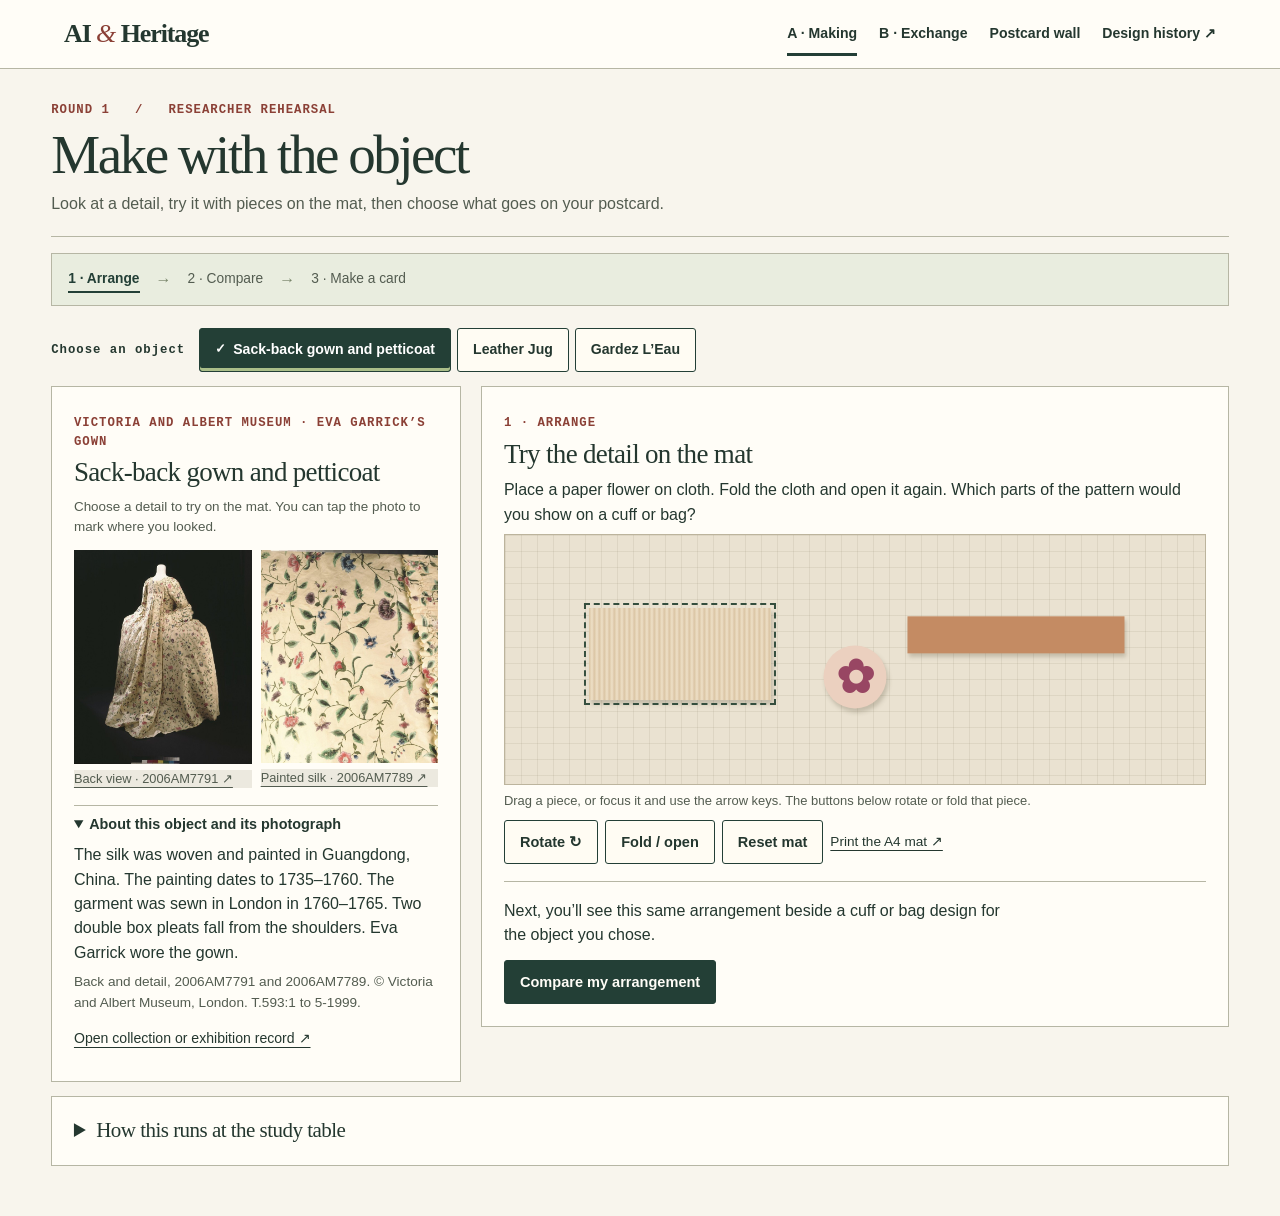
<file: gallery/index.html>
<!doctype html><html lang="en"><head><meta charset="utf-8"><meta name="viewport" content="width=device-width,initial-scale=1"><meta name="theme-color" content="#243e35"><title>Round 1 worktable · AI &amp; Heritage</title><meta name="description" content="Work with the three Round 1 heritage sources. Arrange materials, compare prepared cuff and bag designs, reply to another visitor and make your own postcards."><link rel="stylesheet" href="gallery.css"><link rel="stylesheet" href="worktable.css"><link rel="stylesheet" href="postcard.css"><link rel="stylesheet" href="style-picker.css"><script src="objects.js" defer></script><script src="cards.js" defer></script><script src="paper-editions.js" defer></script><script src="acid-edition.js" defer></script><script src="style-picker.js" defer></script><script src="gallery.js" defer></script></head><body>
<a class="skip" href="#main">Skip to worktable</a><header><div class="mast"><a class="brand" href="../">AI <i>&amp;</i> Heritage</a><nav aria-label="Worktable"><a href="#probe-a">A · Making</a><a href="#probe-b">B · Exchange</a><a href="#postcards">Postcard wall</a><a href="../#evaluation">Design history ↗</a></nav></div></header>
<main id="main" class="bench"><div class="benchhead"><div><p class="kicker">Round 1 &nbsp; / &nbsp; Researcher rehearsal</p><h1 id="title">Make with the object</h1><p id="lead"></p></div><div class="tools" hidden><button id="next" type="button">Start another visitor</button><small>Reviewed work stays in this tab.</small></div></div><nav id="make-path" class="make-path" aria-label="Activity steps"></nav><div id="work"></div>
<details class="fieldguide"><summary>How this runs at the study table</summary><p>In the 11 November 2026 protocol (ERGO 117392), a visitor chooses one of three sources for each activity. A uses real paper, cloth and cord. The facilitator shows prepared cuff or bag images by hand. B uses a local board of original-language messages and related postcards. Both activities take about five minutes each. Paper consent, optional feedback and a joint final check bring the session to 20–25 minutes.</p><p>In this website rehearsal, you can choose a layout for the copy you download. The website draws from images prepared for each object. In Activity A at the study table, the researcher selects a design in response to the participant’s arrangement. Use the <a href="making-mat.pdf" target="_blank" rel="noopener">actual A4 making mat</a> for a physical run-through. Only reviewed items appear for the next visitor on this tab. Text and arrangements stay in browser memory. Refreshing the page clears visitors’ work. The museum links open original source records.</p></details></main>
<dialog id="review" aria-labelledby="review-title"><div class="dialog-top"><h2 id="review-title">Your postcard</h2><button id="back">Back to edit</button></div><div id="proof"></div><div class="actions"><button id="accept" class="solid">Share on this tab’s board</button><button type="button" id="download-draft">Download postcard PNG ↓</button><button id="discard">Discard draft</button></div></dialog>
<p id="notice" role="status" aria-live="polite"></p><noscript>Enable JavaScript to use the rehearsal. <a href="making-mat.pdf">Open the printable making mat.</a></noscript>
</body></html>
</file>
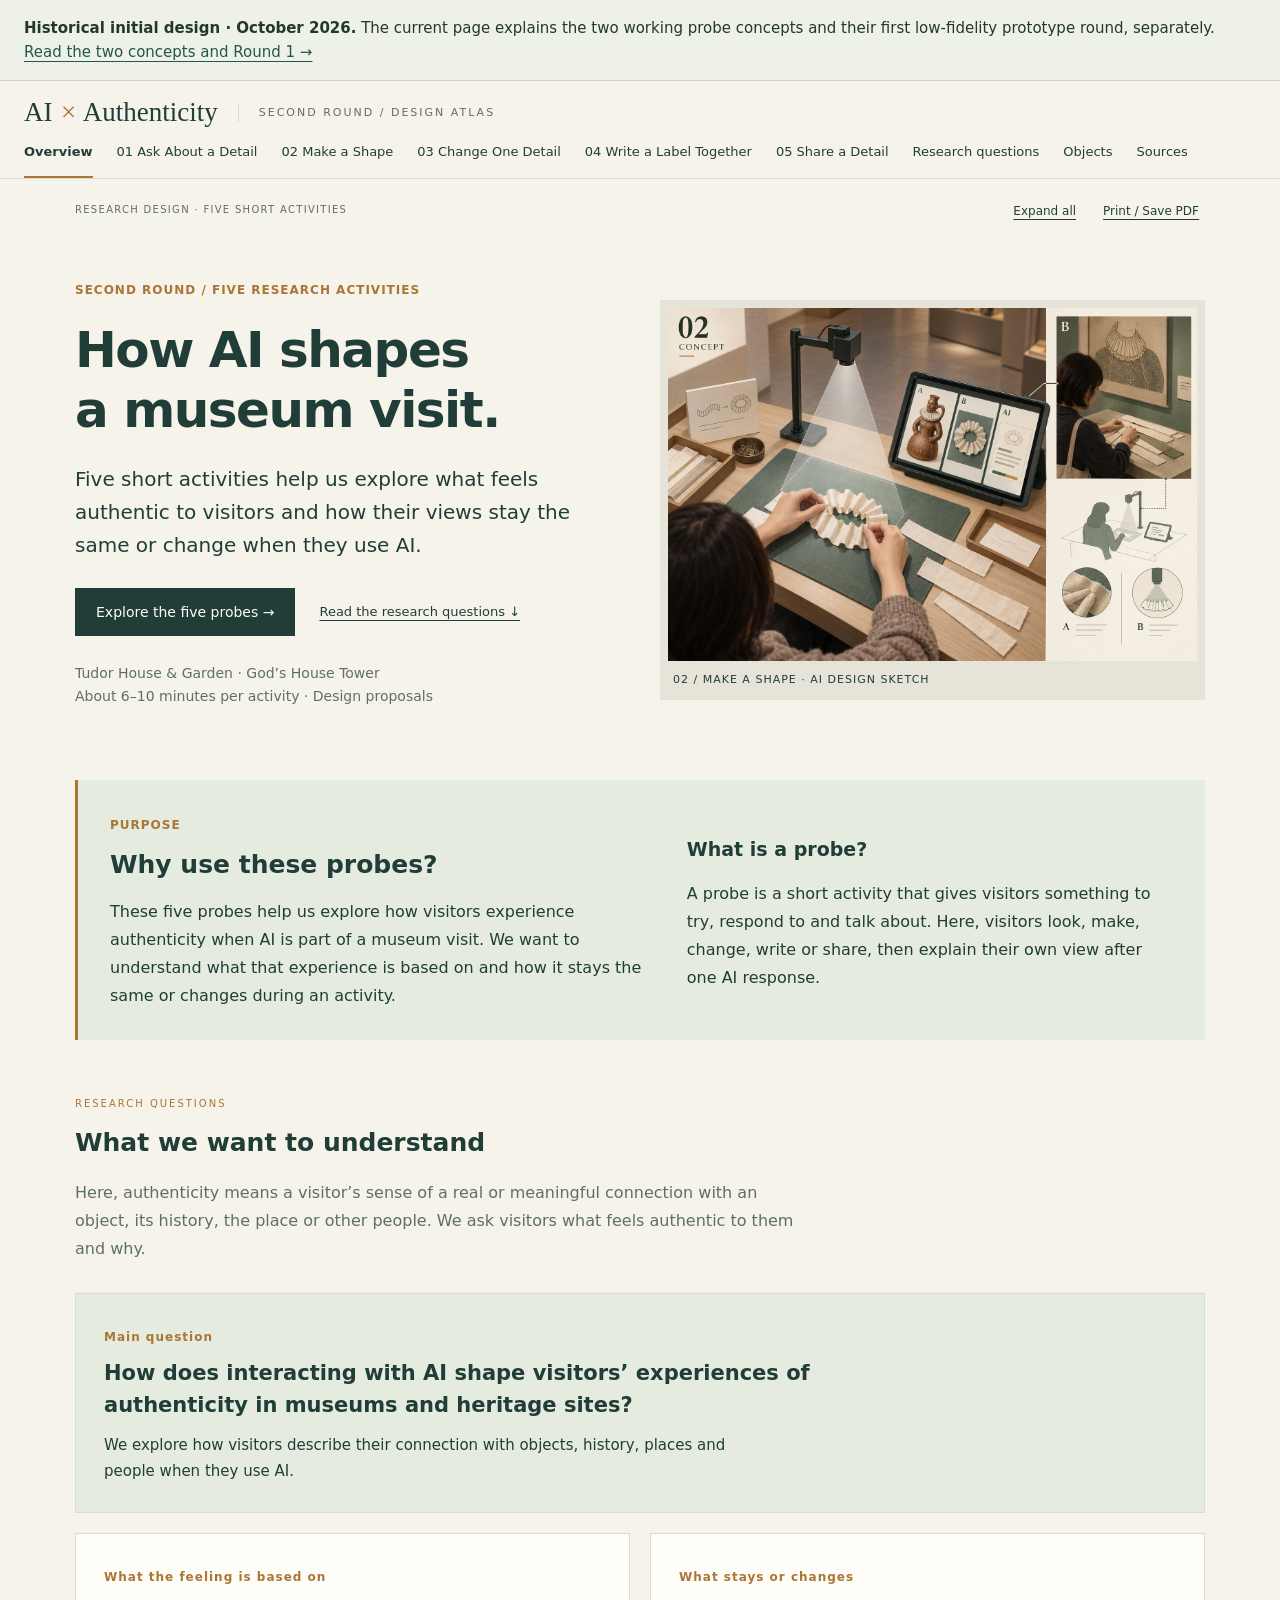
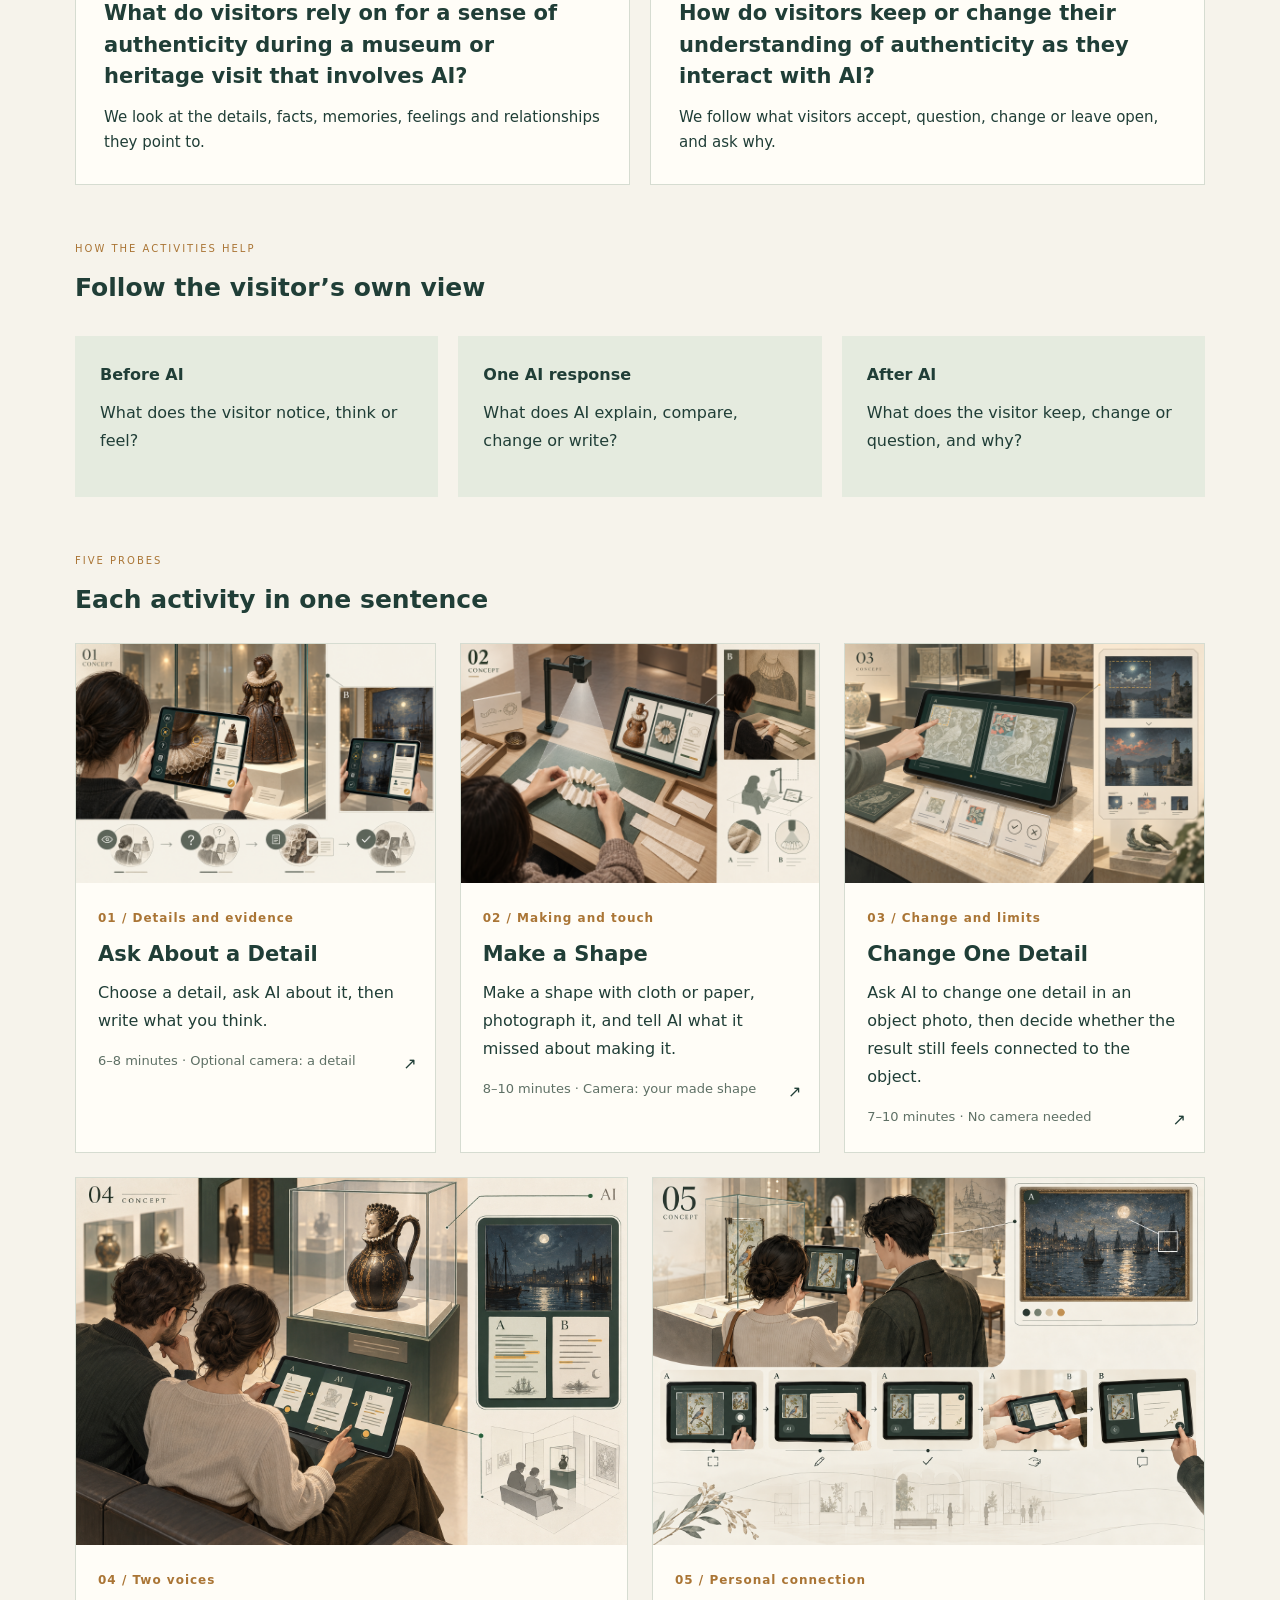
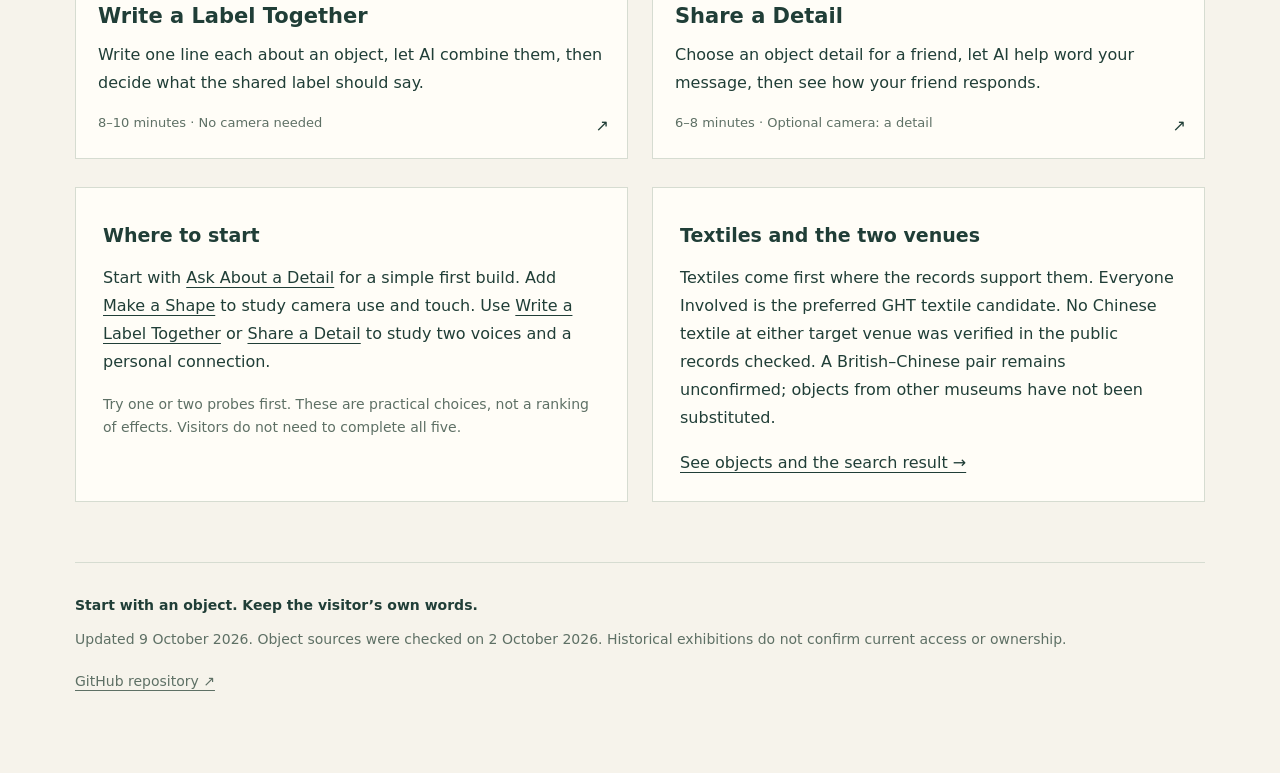
<file: archive/initial-five/index.html>
<!doctype html><html lang="en"><head><meta charset="utf-8"><meta name="viewport" content="width=device-width, initial-scale=1"><meta name="description" content="Why we use five short AI museum probes, the research questions they address, and each activity explained in simple English."><title>AI × Authenticity · Five Probe Designs</title><link rel="stylesheet" href="styles.css"><script src="app.js" defer></script></head><body><aside aria-label="Historical version" style="padding:16px 24px;background:#eef1e7;border-bottom:1px solid #ccd6c4;font:15px/1.6 system-ui;color:#24372b"><b>Historical initial design · October 2026.</b> The current page explains the two working probe concepts and their first low-fidelity prototype round, separately. <a href="../../index.html" style="color:#245747">Read the two concepts and Round 1 →</a></aside><a class="skip-link" href="#content">Skip to content</a><header><div class="brand"><a href="#overview">AI <i>×</i> Authenticity</a><span>SECOND ROUND / DESIGN ATLAS</span></div><nav aria-label="Atlas pages"><a href="#overview">Overview</a><a href="#p01">01 Ask About a Detail</a><a href="#p02">02 Make a Shape</a><a href="#p03">03 Change One Detail</a><a href="#p04">04 Write a Label Together</a><a href="#p05">05 Share a Detail</a><a href="#research">Research questions</a><a href="#collections">Objects</a><a href="#references">Sources</a></nav></header><main id="content"><div class="toolbar"><span>RESEARCH DESIGN · FIVE SHORT ACTIVITIES</span><div><button id="all" type="button">Expand all</button><button id="print" type="button">Print / Save PDF</button></div></div><section class="page" id="overview"><div class="hero"><div><span class="eyebrow">SECOND ROUND / FIVE RESEARCH ACTIVITIES</span><h1>How AI shapes<br>a museum visit.</h1><p class="lead">Five short activities help us explore what feels authentic to visitors and how their views stay the same or change when they use AI.</p><div class="actions"><a class="button" href="#p01">Explore the five probes →</a><a class="text-link" href="#overview-questions">Read the research questions ↓</a></div><p class="small">Tudor House &amp; Garden · God’s House Tower<br>About 6–10 minutes per activity · Design proposals</p></div><a href="#p02" class="hero-image"><img src="assets/concept-02.png" alt="AI design sketch of making a shape and using a tabletop camera" width="1536" height="1024"><span>02 / MAKE A SHAPE · AI DESIGN SKETCH</span></a></div>
<div class="purpose-block" aria-labelledby="purpose-title"><div><span class="eyebrow">PURPOSE</span><h2 id="purpose-title">Why use these probes?</h2><p>These five probes help us explore how visitors experience authenticity when AI is part of a museum visit. We want to understand what that experience is based on and how it stays the same or changes during an activity.</p></div><div><h3>What is a probe?</h3><p>A probe is a short activity that gives visitors something to try, respond to and talk about. Here, visitors look, make, change, write or share, then explain their own view after one AI response.</p></div></div>
<div class="section-heading" id="overview-questions"><span>RESEARCH QUESTIONS</span><h2>What we want to understand</h2><p class="reading-copy">Here, authenticity means a visitor’s sense of a real or meaningful connection with an object, its history, the place or other people. We ask visitors what feels authentic to them and why.</p></div><div class="rq-grid"><article><span class="eyebrow">Main question</span><h3>How does interacting with AI shape visitors’ experiences of authenticity in museums and heritage sites?</h3><p>We explore how visitors describe their connection with objects, history, places and people when they use AI.</p></article><article><span class="eyebrow">What the feeling is based on</span><h3>What do visitors rely on for a sense of authenticity during a museum or heritage visit that involves AI?</h3><p>We look at the details, facts, memories, feelings and relationships they point to.</p></article><article><span class="eyebrow">What stays or changes</span><h3>How do visitors keep or change their understanding of authenticity as they interact with AI?</h3><p>We follow what visitors accept, question, change or leave open, and ask why.</p></article></div>
<div class="section-heading"><span>HOW THE ACTIVITIES HELP</span><h2>Follow the visitor’s own view</h2></div><div class="process"><article><b>Before AI</b><p>What does the visitor notice, think or feel?</p></article><article><b>One AI response</b><p>What does AI explain, compare, change or write?</p></article><article><b>After AI</b><p>What does the visitor keep, change or question, and why?</p></article></div>
<div class="section-heading"><span>FIVE PROBES</span><h2>Each activity in one sentence</h2></div><div class="design-grid"><a class="design-card" href="#p01"><img src="assets/concept-01.png" alt="Design sketch for Ask About a Detail" loading="lazy" width="1536" height="1024"><div><span class="eyebrow">01 / Details and evidence</span><h2>Ask About a Detail</h2><p>Choose a detail, ask AI about it, then write what you think.</p><span class="small">6–8 minutes · Optional camera: a detail</span><span class="card-arrow" aria-hidden="true">↗</span></div></a><a class="design-card" href="#p02"><img src="assets/concept-02.png" alt="Design sketch for Make a Shape" loading="lazy" width="1536" height="1024"><div><span class="eyebrow">02 / Making and touch</span><h2>Make a Shape</h2><p>Make a shape with cloth or paper, photograph it, and tell AI what it missed about making it.</p><span class="small">8–10 minutes · Camera: your made shape</span><span class="card-arrow" aria-hidden="true">↗</span></div></a><a class="design-card" href="#p03"><img src="assets/concept-03.png" alt="Design sketch for Change One Detail" loading="lazy" width="1536" height="1024"><div><span class="eyebrow">03 / Change and limits</span><h2>Change One Detail</h2><p>Ask AI to change one detail in an object photo, then decide whether the result still feels connected to the object.</p><span class="small">7–10 minutes · No camera needed</span><span class="card-arrow" aria-hidden="true">↗</span></div></a><a class="design-card" href="#p04"><img src="assets/concept-04.png" alt="Design sketch for Write a Label Together" loading="lazy" width="1536" height="1024"><div><span class="eyebrow">04 / Two voices</span><h2>Write a Label Together</h2><p>Write one line each about an object, let AI combine them, then decide what the shared label should say.</p><span class="small">8–10 minutes · No camera needed</span><span class="card-arrow" aria-hidden="true">↗</span></div></a><a class="design-card" href="#p05"><img src="assets/concept-05.png" alt="Design sketch for Share a Detail" loading="lazy" width="1536" height="1024"><div><span class="eyebrow">05 / Personal connection</span><h2>Share a Detail</h2><p>Choose an object detail for a friend, let AI help word your message, then see how your friend responds.</p><span class="small">6–8 minutes · Optional camera: a detail</span><span class="card-arrow" aria-hidden="true">↗</span></div></a></div>
<div class="two-col"><article class="panel"><h3>Where to start</h3><p>Start with <a href="#p01">Ask About a Detail</a> for a simple first build. Add <a href="#p02">Make a Shape</a> to study camera use and touch. Use <a href="#p04">Write a Label Together</a> or <a href="#p05">Share a Detail</a> to study two voices and a personal connection.</p><p class="small">Try one or two probes first. These are practical choices, not a ranking of effects. Visitors do not need to complete all five.</p></article><article class="panel"><h3>Textiles and the two venues</h3><p>Textiles come first where the records support them. Everyone Involved is the preferred GHT textile candidate. No Chinese textile at either target venue was verified in the public records checked. A British–Chinese pair remains unconfirmed; objects from other museums have not been substituted.</p><a href="#collections">See objects and the search result →</a></article></div></section><section class="page probe" id="p01" aria-labelledby="title-01">
    <div class="page-top"><a href="#overview">← All five probes</a><a href="assets/concept-01.png" target="_blank">Open full design image ↗</a></div>
    <div class="eyebrow">PROBE 01 / Details and evidence</div><h1 id="title-01">Ask About a Detail</h1><p class="lead">Choose a detail, ask AI about it, then write what you think.</p>
    <div class="tags"><span>1 visitor</span><span>6–8 minutes</span><span>Optional camera: a detail</span><span>One AI response</span></div>
    <figure class="concept"><img src="assets/concept-01.png" alt="AI design sketch for Ask About a Detail: visitor action, equipment and screen layout" width="1536" height="1024"><figcaption><b>AI-generated design sketch.</b> Objects, rooms and screens are illustrative. Insets show earlier possible object swaps; the source photos and venue tasks below define the current choices. This is not a collection photo or a working system.</figcaption></figure>
    <div class="focus"><span class="eyebrow">WHAT THIS PROBE ASKS</span><h2>What makes a visitor keep or change a view after AI explains an object detail?</h2><p>What I see, what the museum records and what AI says may differ.</p><p>Record the evidence a visitor starts with, then the reasons for keeping or changing a view.</p><details class="question-details"><summary>Read the full research questions</summary><p class="full-question">What do visitors rely on for a sense of authenticity during a museum or heritage visit that involves AI?</p><p class="full-question">How do visitors keep or change their understanding of authenticity as they interact with AI?</p></details></div>
    <div class="section-heading"><span>01 / THE ACTIVITY</span><h2>Three steps, one AI response</h2></div><div class="storyboard"><article class="screen"><div class="screen-bar"><span>SCREEN 1</span><span>1 / 3</span></div><div class="screen-body"><span class="mini-label">PROPOSED SCREEN</span><h3>Choose and ask</h3><p>Choose a point on the object photo and write one question. Record your first view before seeing AI.</p><div class="sample">Why does this jug look as if it is wearing clothes?</div><p><b>AI:</b> No AI yet.</p><div class="mock-button">Choose a detail / Ask</div></div><div class="screen-foot"><b>Record:</b> Selected point, question and first view.</div></article><article class="screen"><div class="screen-bar"><span>SCREEN 2</span><span>2 / 3</span></div><div class="screen-body"><span class="mini-label">PROPOSED SCREEN</span><h3>Read one answer</h3><p>Read a short answer and open its source if you wish. Keep the chosen detail on screen.</p><div class="sample">The source calls this a leather jug shaped like a dressed woman. It is not evidence that the collar is cloth.</div><p><b>AI:</b> Use the photo, question and fixed museum fact card; say when the card does not answer the question.</p><div class="mock-button">View source / Continue</div></div><div class="screen-foot"><b>Record:</b> Exact answer, source version and whether the source was opened.</div></article><article class="screen"><div class="screen-bar"><span>SCREEN 3</span><span>3 / 3</span></div><div class="screen-body"><span class="mini-label">PROPOSED SCREEN</span><h3>Write your view</h3><p>Keep your first view, change it, or leave the question open; add a reason in your own words.</p><div class="sample">I now see shaped leather, but I still wonder why the maker chose clothing.</div><p><b>AI:</b> No further call.</p><div class="mock-button">Keep / Change / Leave open</div></div><div class="screen-foot"><b>Record:</b> Final view and reason, including disagreement or no change.</div></article></div><p class="small">Static screen sketches. Examples are written for this design, not measured AI outputs or participant data. See the venue tasks below for the object-specific changes.</p>
    <div class="section-heading"><span>02 / OBJECTS AT THE TWO VENUES</span><h2>What visitors work with</h2><p>Two versions of the same activity. The GHT option is a past exhibition candidate, not a confirmed GHT-owned or currently displayed object.</p></div><div class="object-grid"><article class="object-card"><div class="object-copy"><span class="eyebrow">Tudor House &amp; Garden</span><h3>Leather Jug</h3><p class="en">A jug shaped like a dressed figure</p><span class="status">Official collection highlight</span></div><figure class="reference-photo"><div class="photo-well"><img src="https://tudorhouseandgarden.com/wp-content/uploads/sites/2/2023/01/Wine-flaggon-Queen-Elizabeth-e1675069963548.jpg" alt="Leather Jug — source image" loading="lazy" referrerpolicy="no-referrer"><p class="image-fallback" hidden>Image unavailable. Open the source link below to view the original.</p></div><figcaption>Image: Tudor House &amp; Garden official website. Rights remain with the rights holders. Online image; internet required.</figcaption></figure><div class="object-copy"><p>The museum describes a leather jug shaped like an Elizabethan woman. Its skirt has raised patterns; some leather types remain uncertain.</p><p class="small">This is leather, not a textile. Neither the figure’s identity nor a British place of manufacture is established here. Confirm its record number and image use with the museum.</p><a href="https://tudorhouseandgarden.com/explore/highlights/" target="_blank" rel="noopener noreferrer">Open venue record ↗</a><div class="adaptation"><h4>Detail to use</h4><p>The collar or raised skirt pattern.</p><h4>Task at this venue</h4><p>Ask about the gap between the clothing-like form and the leather material.</p><p class="quote">What do you use to decide what this detail means?</p><p class="small"><b>Limit:</b> A photo cannot establish a leather type, date or maker’s intention.</p></div></div></article><article class="object-card"><div class="object-copy"><span class="eyebrow">God’s House Tower</span><h3>Everyone Involved: fabric wall hangings</h3><p class="en">Ian Giles</p><span class="status">Shown at GHT in 2024; ownership not confirmed at GHT</span></div><figure class="reference-photo"><div class="photo-well"><img src="https://godshousetower.org.uk/wp-content/uploads/LS-Everyone-Involved-launch-9-scaled.jpg" alt="Everyone Involved: fabric wall hangings — source image" loading="lazy" referrerpolicy="no-referrer"><p class="image-fallback" hidden>Image unavailable. Open the source link below to view the original.</p></div><figcaption>Image: God’s House Tower official website. Rights remain with the rights holders. Artwork: Ian Giles. Online image; internet required.</figcaption></figure><div class="object-copy"><p>The 2024 exhibition included fabric wall hangings. The venue announced a later move of the work to Southampton City Art Gallery.</p><p class="small">Preferred textile option. Choose one hanging with the venue and artist. Past display does not establish GHT ownership or current access. A confirmed Chinese textile remains an open gap.</p><a href="https://godshousetower.org.uk/eventer/exhibition-everyone-involved/" target="_blank" rel="noopener noreferrer">Open venue record ↗</a><div class="adaptation"><h4>Detail to use</h4><p>One fabric edge or painted detail on one agreed wall hanging.</p><h4>Task at this venue</h4><p>Ask about what can be seen, then compare the reply with a checked record for that hanging.</p><p class="quote">Do the material and its known story lead you to the same view?</p><p class="small"><b>Limit:</b> Use an approved digital image unless current access is confirmed; do not invent the fabric’s earlier owner.</p></div></div></article></div>
    <div class="section-heading"><span>03 / CAMERA AND AI</span><h2>What each tool does</h2><p>A fact card is a short list of information checked by the venue.</p></div><div class="two-col"><article class="panel"><h3>Optional camera: a detail</h3><p>Use the approved object photo by default. If the object is on display and photography is allowed, take one rear-camera photo, confirm the object, then crop a detail. Use a fixed fact card, not automatic object recognition. Return to the approved photo if the shot is blurred or reflects light.</p><details><summary>Input and recording details</summary><p class="small">The proposed system sends only confirmed input. Record the input mode, failures and any help given. The atlas itself does not open a camera, call AI or collect visitor data.</p></details></article><article class="panel"><h3>One AI response</h3><h4>AI receives</h4><p>object photo, selected detail, visitor question and checked fact card.</p><h4>AI returns</h4><p>one answer of up to 60 words, a source reference and any uncertainty. Do not invent the maker’s thoughts.</p><h4>What the visitor leaves</h4><p>Detail, question, AI answer with source, final note and reason.</p></article></div>
    <div class="section-heading"><span>04 / REAL MUSEUM EXAMPLE</span><h2>What we borrow and change</h2></div><div class="case-study"><figure class="reference-photo"><div class="photo-well"><img src="https://web-drupal-cms-prod.clevelandart.org/sites/default/files/inline-images/2026-07-22_DB_ArtLens_Crash_party_054.jpg" alt="Cleveland Museum of Art: Look Closer / Talk to the Art — official case image" loading="lazy" referrerpolicy="no-referrer"><p class="image-fallback" hidden>Image unavailable. Open the source link below to view the original.</p></div><figcaption>Image: Cleveland Museum of Art: Look Closer / Talk to the Art official page. Rights remain with the rights holders. Online image; internet required.</figcaption></figure><article><span class="eyebrow">EXISTING PRACTICE</span><h3>Cleveland Museum of Art: Look Closer / Talk to the Art</h3><p>Look Closer supports close looking through AR; Talk to the Art answers visitor questions using museum material. AR alone is not AI that creates text or images.</p><a href="https://www.clevelandart.org/digital-innovations/investigate" target="_blank" rel="noopener noreferrer">Open official case ↗</a><h4>Our proposed change</h4><p>Borrow close looking and source-based questions. A visitor-confirmed snapshot and a final personal note are additions in this proposal.</p><p class="small">This case supports the interaction idea. It does not show that either target venue uses this probe or that AI improves authenticity.</p></article></div>
    <div class="section-heading"><span>05 / RESEARCH EVIDENCE</span><h2>What to record and how to read it</h2></div><div class="table-scroll"><table><thead><tr><th>Record</th><th>What it can show</th><th>What it cannot show alone</th></tr></thead><tbody><tr><td>Starting choice and own words</td><td>What the visitor draws on before AI</td><td>A selected detail alone does not explain authenticity.</td></tr><tr><td>Actual AI input and output</td><td>What the visitor is responding to</td><td>Reading or accepting output does not prove trust or connection.</td></tr><tr><td>Final choice, revisions and stated reasons</td><td>What stays, changes or remains open</td><td>Liking, accuracy and time spent are not measures of authenticity on their own.</td></tr></tbody></table></div>
    <article class="panel"><h3>Analysis</h3><p>Follow one chosen detail from first view to AI answer to final view. Group the reasons given before asking whether the visitor describes a changed link to the object or its past.</p><p><b>Follow-up question:</b> What, if anything, made you feel closer to or further from this object? What led you to that view?</p><p class="small"><b>Limit:</b> A factual mistake may turn the activity into error correction. Mark this separately from a change in felt connection.</p></article>
    <details class="implementation"><summary>Set-up, timing and first trial</summary><div class="two-col"><article><h3>Materials</h3><ul><li>One tablet, the approved object image and a venue-checked fact card.</li><li>A place to sit, a short task card and a way to record the actual interaction.</li></ul><h3>Smallest working version</h3><p>A photo viewer, point selection, one sourced AI answer and a saved final note.</p></article><article><h3>Suggested timing</h3><p>6–8 minutes overall. Allow about 1 minute to introduce the task, 2–4 minutes before AI, 1–2 minutes to review its reply and 2–3 minutes to respond. Adjust these parts in a trial to fit the overall task.</p><p class="small">Estimates, not measured times. Consent and set-up are extra. Recheck timing for the GHT version.</p><h3>Researcher’s role</h3><p>Start with what the visitor notices. Do not suggest that AI should be trusted or rejected. Read back any words recorded on a visitor’s behalf. Let people skip a reason, keep different views or stop.</p></article></div><h3>Check in the first trial</h3><p>Can people choose a clear detail? Does AI preserve source uncertainty? Can a person who keeps their first view explain why?</p></details>
    <div class="page-top bottom"><a href="#overview">← All five probes</a><a href="#p02">Next probe →</a></div></section><section class="page probe" id="p02" aria-labelledby="title-02">
    <div class="page-top"><a href="#overview">← All five probes</a><a href="assets/concept-02.png" target="_blank">Open full design image ↗</a></div>
    <div class="eyebrow">PROBE 02 / Making and touch</div><h1 id="title-02">Make a Shape</h1><p class="lead">Make a shape with cloth or paper, photograph it, and tell AI what it missed about making it.</p>
    <div class="tags"><span>1–2 visitors</span><span>8–10 minutes</span><span>Camera: your made shape</span><span>One AI response</span></div>
    <figure class="concept"><img src="assets/concept-02.png" alt="AI design sketch for Make a Shape: visitor action, equipment and screen layout" width="1536" height="1024"><figcaption><b>AI-generated design sketch.</b> Objects, rooms and screens are illustrative. Insets show earlier possible object swaps; the source photos and venue tasks below define the current choices. This is not a collection photo or a working system.</figcaption></figure>
    <div class="focus"><span class="eyebrow">WHAT THIS PROBE ASKS</span><h2>How does the feel of making something affect a visitor’s response to what AI sees?</h2><p>What a camera sees may differ from what the hands feel.</p><p>Record how touch and making support a connection, then how the visitor corrects AI’s account.</p><details class="question-details"><summary>Read the full research questions</summary><p class="full-question">What do visitors rely on for a sense of authenticity during a museum or heritage visit that involves AI?</p><p class="full-question">How do visitors keep or change their understanding of authenticity as they interact with AI?</p></details></div>
    <div class="section-heading"><span>01 / THE ACTIVITY</span><h2>Three steps, one AI response</h2></div><div class="storyboard"><article class="screen"><div class="screen-bar"><span>SCREEN 1</span><span>1 / 3</span></div><div class="screen-body"><span class="mini-label">PROPOSED SCREEN</span><h3>Make and feel</h3><p>Fold ordinary cloth or paper into a shape inspired by the jug’s collar. Note how it feels to make it.</p><div class="sample">The folds spring back when I let go.</div><p><b>AI:</b> No AI yet.</p><div class="mock-button">Add a note / Take photo</div></div><div class="screen-foot"><b>Record:</b> Material choice, first idea and words about touch.</div></article><article class="screen"><div class="screen-bar"><span>SCREEN 2</span><span>2 / 3</span></div><div class="screen-body"><span class="mini-label">PROPOSED SCREEN</span><h3>Show your shape</h3><p>Take one tabletop photo, check the crop and send it with your note. Read one comparison with the object detail.</p><div class="sample">The folds look similar, but this photo cannot show their weight or stiffness.</div><p><b>AI:</b> Compare visible shapes and quote the visitor’s own account of touch. Do not claim to feel the material.</p><div class="mock-button">Confirm photo / Compare</div></div><div class="screen-foot"><b>Record:</b> Confirmed photo, note, source image and full AI response.</div></article><article class="screen"><div class="screen-bar"><span>SCREEN 3</span><span>3 / 3</span></div><div class="screen-body"><span class="mini-label">PROPOSED SCREEN</span><h3>Say what AI missed</h3><p>Mark one useful point and one thing the comparison missed; explain whether making changed your link to the object.</p><div class="sample">It saw the folds, but not how hard it was to hold the shape.</div><p><b>AI:</b> No further call.</p><div class="mock-button">Keep a point / Add what is missing</div></div><div class="screen-foot"><b>Record:</b> Visitor corrections, reasons and final account.</div></article></div><p class="small">Static screen sketches. Examples are written for this design, not measured AI outputs or participant data. See the venue tasks below for the object-specific changes.</p>
    <div class="section-heading"><span>02 / OBJECTS AT THE TWO VENUES</span><h2>What visitors work with</h2><p>Two versions of the same activity. The GHT option is a past exhibition candidate, not a confirmed GHT-owned or currently displayed object.</p></div><div class="object-grid"><article class="object-card"><div class="object-copy"><span class="eyebrow">Tudor House &amp; Garden</span><h3>Leather Jug</h3><p class="en">A jug shaped like a dressed figure</p><span class="status">Official collection highlight</span></div><figure class="reference-photo"><div class="photo-well"><img src="https://tudorhouseandgarden.com/wp-content/uploads/sites/2/2023/01/Wine-flaggon-Queen-Elizabeth-e1675069963548.jpg" alt="Leather Jug — source image" loading="lazy" referrerpolicy="no-referrer"><p class="image-fallback" hidden>Image unavailable. Open the source link below to view the original.</p></div><figcaption>Image: Tudor House &amp; Garden official website. Rights remain with the rights holders. Online image; internet required.</figcaption></figure><div class="object-copy"><p>The museum describes a leather jug shaped like an Elizabethan woman. Its skirt has raised patterns; some leather types remain uncertain.</p><p class="small">This is leather, not a textile. Neither the figure’s identity nor a British place of manufacture is established here. Confirm its record number and image use with the museum.</p><a href="https://tudorhouseandgarden.com/explore/highlights/" target="_blank" rel="noopener noreferrer">Open venue record ↗</a><div class="adaptation"><h4>Detail to use</h4><p>The collar’s folds, viewed in an approved detail photo.</p><h4>Task at this venue</h4><p>Make a loose shape using paper or ordinary cloth, then compare its form with the jug.</p><p class="quote">What did making reveal that looking alone did not?</p><p class="small"><b>Limit:</b> This is a response to a leather form, not a textile replica or a test of historic craft skill.</p></div></div></article><article class="object-card"><div class="object-copy"><span class="eyebrow">God’s House Tower</span><h3>Everyone Involved: fabric wall hangings</h3><p class="en">Ian Giles</p><span class="status">Shown at GHT in 2024; ownership not confirmed at GHT</span></div><figure class="reference-photo"><div class="photo-well"><img src="https://godshousetower.org.uk/wp-content/uploads/LS-Everyone-Involved-launch-9-scaled.jpg" alt="Everyone Involved: fabric wall hangings — source image" loading="lazy" referrerpolicy="no-referrer"><p class="image-fallback" hidden>Image unavailable. Open the source link below to view the original.</p></div><figcaption>Image: God’s House Tower official website. Rights remain with the rights holders. Artwork: Ian Giles. Online image; internet required.</figcaption></figure><div class="object-copy"><p>The 2024 exhibition included fabric wall hangings. The venue announced a later move of the work to Southampton City Art Gallery.</p><p class="small">Preferred textile option. Choose one hanging with the venue and artist. Past display does not establish GHT ownership or current access. A confirmed Chinese textile remains an open gap.</p><a href="https://godshousetower.org.uk/eventer/exhibition-everyone-involved/" target="_blank" rel="noopener noreferrer">Open venue record ↗</a><div class="adaptation"><h4>Detail to use</h4><p>The shapes made by fabric edges in one agreed wall hanging.</p><h4>Task at this venue</h4><p>Arrange or fold loose cloth into a new shape inspired by the detail; photograph it and describe its feel.</p><p class="quote">Which part of the experience was missing from AI’s visual comparison?</p><p class="small"><b>Limit:</b> Use modern loose cloth, without tracing archive cartoons; do not claim the making repeats the artist’s process.</p></div></div></article></div>
    <div class="section-heading"><span>03 / CAMERA AND AI</span><h2>What each tool does</h2><p>A fact card is a short list of information checked by the venue.</p></div><div class="two-col"><article class="panel"><h3>Camera: your made shape</h3><p>Use a tablet or an overhead camera aimed at the work surface. Photograph only the visitor’s made shape. Preview, crop and confirm before sending one image. No continuous filming or body tracking is needed. If the camera fails, record that session as a text-only variant.</p><details><summary>Input and recording details</summary><p class="small">The proposed system sends only confirmed input. Record the input mode, failures and any help given. The atlas itself does not open a camera, call AI or collect visitor data.</p></details></article><article class="panel"><h3>One AI response</h3><h4>AI receives</h4><p>photo of the made shape, reference detail, visitor’s touch note and fact card.</p><h4>AI returns</h4><p>up to 60 words comparing visible form and noting what the photo cannot show.</p><h4>What the visitor leaves</h4><p>Made shape, photo, touch note, AI comparison and visitor correction.</p></article></div>
    <div class="section-heading"><span>04 / REAL MUSEUM EXAMPLE</span><h2>What we borrow and change</h2></div><div class="case-study"><figure class="reference-photo"><div class="photo-well"><img src="https://web-drupal-cms-prod.clevelandart.org/sites/default/files/inline-images/Art_Morph_02.png" alt="Cleveland Museum of Art: Art Morph — official case image" loading="lazy" referrerpolicy="no-referrer"><p class="image-fallback" hidden>Image unavailable. Open the source link below to view the original.</p></div><figcaption>Image: Cleveland Museum of Art: Art Morph official page. Rights remain with the rights holders. Online image; internet required.</figcaption></figure><article><span class="eyebrow">EXISTING PRACTICE</span><h3>Cleveland Museum of Art: Art Morph</h3><p>Art Morph uses a camera to turn arrangements of everyday materials into AI images.</p><a href="https://www.clevelandart.org/digital-innovations/create" target="_blank" rel="noopener noreferrer">Open official case ↗</a><h4>Our proposed change</h4><p>Borrow the link between physical making and camera input. Here AI compares once instead of producing a live stream, and the visitor explains what touch adds.</p><p class="small">This case supports the interaction idea. It does not show that either target venue uses this probe or that AI improves authenticity.</p></article></div>
    <div class="section-heading"><span>05 / RESEARCH EVIDENCE</span><h2>What to record and how to read it</h2></div><div class="table-scroll"><table><thead><tr><th>Record</th><th>What it can show</th><th>What it cannot show alone</th></tr></thead><tbody><tr><td>Starting choice and own words</td><td>What the visitor draws on before AI</td><td>A selected detail alone does not explain authenticity.</td></tr><tr><td>Actual AI input and output</td><td>What the visitor is responding to</td><td>Reading or accepting output does not prove trust or connection.</td></tr><tr><td>Final choice, revisions and stated reasons</td><td>What stays, changes or remains open</td><td>Liking, accuracy and time spent are not measures of authenticity on their own.</td></tr></tbody></table></div>
    <article class="panel"><h3>Analysis</h3><p>Follow one making session. Compare what the visitor says about touch before AI with what they add or correct after AI. Keep visible similarity separate from felt connection.</p><p><b>Follow-up question:</b> What did your hands tell you that the picture did not? Did that affect your connection with the object?</p><p class="small"><b>Limit:</b> Cloth and paper do not reproduce the historic object’s material or the artist’s process. Skill and comfort with making may shape the response.</p></article>
    <details class="implementation"><summary>Set-up, timing and first trial</summary><div class="two-col"><article><h3>Materials</h3><ul><li>One tablet, the approved object image and a venue-checked fact card.</li><li>A place to sit, a short task card and a way to record the actual interaction.</li><li>Ordinary cloth or paper and a clear tabletop; a fixed camera stand is optional.</li></ul><h3>Smallest working version</h3><p>A photo preview and crop, one image-and-text request, and editable notes.</p></article><article><h3>Suggested timing</h3><p>8–10 minutes overall. Allow about 1 minute to introduce the task, 2–4 minutes before AI, 1–2 minutes to review its reply and 2–3 minutes to respond. Adjust these parts in a trial to fit the overall task.</p><p class="small">Estimates, not measured times. Consent and set-up are extra. Recheck timing for the GHT version.</p><h3>Researcher’s role</h3><p>Start with what the visitor notices. Do not suggest that AI should be trusted or rejected. Read back any words recorded on a visitor’s behalf. Let people skip a reason, keep different views or stop.</p></article></div><h3>Check in the first trial</h3><p>Can the camera capture folds clearly? Do people describe touch before reading AI? Is there time to correct the comparison?</p></details>
    <div class="page-top bottom"><a href="#overview">← All five probes</a><a href="#p03">Next probe →</a></div></section><section class="page probe" id="p03" aria-labelledby="title-03">
    <div class="page-top"><a href="#overview">← All five probes</a><a href="assets/concept-03.png" target="_blank">Open full design image ↗</a></div>
    <div class="eyebrow">PROBE 03 / Change and limits</div><h1 id="title-03">Change One Detail</h1><p class="lead">Ask AI to change one detail in an object photo, then decide whether the result still feels connected to the object.</p>
    <div class="tags"><span>1 visitor or a pair</span><span>7–10 minutes</span><span>No camera needed</span><span>One AI response</span></div>
    <figure class="concept"><img src="assets/concept-03.png" alt="AI design sketch for Change One Detail: visitor action, equipment and screen layout" width="1536" height="1024"><figcaption><b>AI-generated design sketch.</b> Objects, rooms and screens are illustrative. Insets show earlier possible object swaps; the source photos and venue tasks below define the current choices. This is not a collection photo or a working system.</figcaption></figure>
    <div class="focus"><span class="eyebrow">WHAT THIS PROBE ASKS</span><h2>Where does a visitor draw the line between a link to the past and a new personal work?</h2><p>A pleasing new image may weaken its link to the historical object.</p><p>Record which features matter, then how the visitor keeps or changes a boundary after the edit.</p><details class="question-details"><summary>Read the full research questions</summary><p class="full-question">What do visitors rely on for a sense of authenticity during a museum or heritage visit that involves AI?</p><p class="full-question">How do visitors keep or change their understanding of authenticity as they interact with AI?</p></details></div>
    <div class="section-heading"><span>01 / THE ACTIVITY</span><h2>Three steps, one AI response</h2></div><div class="storyboard"><article class="screen"><div class="screen-bar"><span>SCREEN 1</span><span>1 / 3</span></div><div class="screen-body"><span class="mini-label">PROPOSED SCREEN</span><h3>Set the change</h3><p>On a digital photo, mark one small area to change and name something that must stay.</p><div class="sample">Change one bird’s colour; keep its shape and the rest of the pane.</div><p><b>AI:</b> No AI yet.</p><div class="mock-button">Mark area / Set rules</div></div><div class="screen-foot"><b>Record:</b> Original image, marked area, change request and keep rule.</div></article><article class="screen"><div class="screen-bar"><span>SCREEN 2</span><span>2 / 3</span></div><div class="screen-body"><span class="mini-label">PROPOSED SCREEN</span><h3>Compare two images</h3><p>View the original next to one AI edit. The original remains clearly labelled and available.</p><div class="sample">Original object photo / New AI image</div><p><b>AI:</b> Generate within the marked area; the app restores all pixels outside it from the original.</p><div class="mock-button">See original / See change</div></div><div class="screen-foot"><b>Record:</b> Change request, marked area, original image and generated image.</div></article><article class="screen"><div class="screen-bar"><span>SCREEN 3</span><span>3 / 3</span></div><div class="screen-body"><span class="mini-label">PROPOSED SCREEN</span><h3>Decide what it means</h3><p>Keep, reject or set aside the edit; say what still links it to the object and what has changed.</p><div class="sample">It is my version of the bird, not evidence of how the old glass looked.</div><p><b>AI:</b> No further call.</p><div class="mock-button">Keep / Reject / Leave open</div></div><div class="screen-foot"><b>Record:</b> Decision, unchanged features that matter and reason.</div></article></div><p class="small">Static screen sketches. Examples are written for this design, not measured AI outputs or participant data. See the venue tasks below for the object-specific changes.</p>
    <div class="section-heading"><span>02 / OBJECTS AT THE TWO VENUES</span><h2>What visitors work with</h2><p>Two versions of the same activity. The GHT option is a past exhibition candidate, not a confirmed GHT-owned or currently displayed object.</p></div><div class="object-grid"><article class="object-card"><div class="object-copy"><span class="eyebrow">Tudor House &amp; Garden</span><h3>Bird Glass Panes</h3><p class="en">Decorated glass from the museum stores</p><span class="status">Official collection highlight</span></div><figure class="reference-photo"><div class="photo-well"><img src="https://tudorhouseandgarden.com/wp-content/uploads/sites/2/2023/02/Tudor-glass-windows-e1675939638746.jpg" alt="Bird Glass Panes — source image" loading="lazy" referrerpolicy="no-referrer"><p class="image-fallback" hidden>Image unavailable. Open the source link below to view the original.</p></div><figcaption>Image: Tudor House &amp; Garden official website. Rights remain with the rights holders. Online image; internet required.</figcaption></figure><div class="object-copy"><p>The museum suggests these bird-decorated panes may have come from the old Banqueting Hall windows.</p><p class="small">That origin is a suggestion, not a confirmed fact. Select one pane and confirm its record number. Glass is not a textile.</p><a href="https://tudorhouseandgarden.com/explore/highlights/" target="_blank" rel="noopener noreferrer">Open venue record ↗</a><div class="adaptation"><h4>Detail to use</h4><p>One small area of a single bird-decorated pane.</p><h4>Task at this venue</h4><p>Change one colour while keeping the bird’s outline and the rest of the image fixed.</p><p class="quote">When does this become your new image rather than an account of the old object?</p><p class="small"><b>Limit:</b> The new image is not a restoration. Confirm image editing rights before implementation.</p></div></div></article><article class="object-card"><div class="object-copy"><span class="eyebrow">God’s House Tower</span><h3>God’s House Tower by Moonlight</h3><p class="en">Abraham Pether</p><span class="status">Past loan exhibition; not owned by GHT</span></div><figure class="reference-photo"><div class="photo-well"><img src="https://d3d00swyhr67nd.cloudfront.net/w1200h1200/collection/HMP/HMCMS/HMP_HMCMS_FA1991_28-001.jpg" alt="God’s House Tower by Moonlight — source image" loading="lazy" referrerpolicy="no-referrer"><p class="image-fallback" hidden>Image unavailable. Open the source link below to view the original.</p></div><figcaption>Image: Hampshire County Council’s Fine Art Collection / Art UK; matched to the Commons record. Online image; internet required.</figcaption></figure><div class="object-copy"><p>GHT records a Pether family loan display in 2019–2020. An opening report names this painting; its image record names Hampshire County Council as the collection.</p><p class="small">Record FA1991.28 needs confirmation with the owner. Current display and image access are unconfirmed. The Art UK record itself could not be opened; see the linked image record and report.</p><a href="https://godshousetower.org.uk/about/news/the-moonlight-pethers-have-arrived/" target="_blank" rel="noopener noreferrer">Open venue record ↗</a><p class="small"><a href="https://commons.wikimedia.org/wiki/File:Abraham_Pether_(1756-1812)_-_God%27s_House_Tower_by_Moonlight_-_FA1991.28_-_Hampshire_County_Council.jpg" target="_blank" rel="noopener noreferrer">Image, title and record number: Commons / Art UK ↗</a></p><p class="small"><a href="https://www.theartnewspaper.com/2019/10/14/southamptons-new-art-space-takes-over-tower-of-700-year-old-city-gateway" target="_blank" rel="noopener noreferrer">2019 opening report naming this painting ↗</a></p><div class="adaptation"><h4>Detail to use</h4><p>A small patch of sky or water in the Pether painting.</p><h4>Task at this venue</h4><p>Ask for one change while keeping the tower and all unmarked areas fixed.</p><p class="quote">What must stay for the picture to keep its link to this place?</p><p class="small"><b>Limit:</b> Historical loan candidate; current access is unconfirmed. A painting is not a record of exactly how the site looked.</p></div></div></article></div>
    <div class="section-heading"><span>03 / CAMERA AND AI</span><h2>What each tool does</h2><p>A fact card is a short list of information checked by the venue.</p></div><div class="two-col"><article class="panel"><h3>No camera needed</h3><p>Use an approved high-quality object image. A live camera would add changing light and angle without helping the question about local edits.</p><details><summary>Input and recording details</summary><p class="small">The proposed system sends only confirmed input. Record the input mode, failures and any help given. The atlas itself does not open a camera, call AI or collect visitor data.</p></details></article><article class="panel"><h3>One AI response</h3><h4>AI receives</h4><p>the object photo, the marked area, a change request and a rule for what must stay.</p><h4>AI returns</h4><p>one new image, clearly labelled as an AI edit. Keep the original image outside the marked area.</p><h4>What the visitor leaves</h4><p>Original, mask, prompt, AI edit, decision to keep or reject the image and reason.</p></article></div>
    <div class="section-heading"><span>04 / REAL MUSEUM EXAMPLE</span><h2>What we borrow and change</h2></div><div class="case-study"><figure class="reference-photo"><div class="photo-well"><img src="https://web-drupal-cms-prod.clevelandart.org/sites/default/files/2024-05/extend%20the%20art%20screenshot.jpg" alt="Cleveland Museum of Art: Extend the Art — official case image" loading="lazy" referrerpolicy="no-referrer"><p class="image-fallback" hidden>Image unavailable. Open the source link below to view the original.</p></div><figcaption>Image: Cleveland Museum of Art: Extend the Art official page. Rights remain with the rights holders. Online image; internet required.</figcaption></figure><article><span class="eyebrow">EXISTING PRACTICE</span><h3>Cleveland Museum of Art: Extend the Art</h3><p>Extend the Art lets visitors use AI to extend an image beyond its frame.</p><a href="https://www.clevelandart.org/ai-tools-overview" target="_blank" rel="noopener noreferrer">Open official case ↗</a><h4>Our proposed change</h4><p>Borrow a visible change to an art image. Here the visitor marks a small area inside the image and states what must stay.</p><p class="small">This case supports the interaction idea. It does not show that either target venue uses this probe or that AI improves authenticity.</p></article></div>
    <div class="section-heading"><span>05 / RESEARCH EVIDENCE</span><h2>What to record and how to read it</h2></div><div class="table-scroll"><table><thead><tr><th>Record</th><th>What it can show</th><th>What it cannot show alone</th></tr></thead><tbody><tr><td>Starting choice and own words</td><td>What the visitor draws on before AI</td><td>A selected detail alone does not explain authenticity.</td></tr><tr><td>Actual AI input and output</td><td>What the visitor is responding to</td><td>Reading or accepting output does not prove trust or connection.</td></tr><tr><td>Final choice, revisions and stated reasons</td><td>What stays, changes or remains open</td><td>Liking, accuracy and time spent are not measures of authenticity on their own.</td></tr></tbody></table></div>
    <article class="panel"><h3>Analysis</h3><p>Follow one edit decision. Compare the initial keep rule with the visitor’s final boundary between a historical object and a personal image. Include unchanged or uncertain views.</p><p><b>Follow-up question:</b> Which part must stay for this image to keep a meaningful link to the object, and why?</p><p class="small"><b>Limit:</b> Image quality and AI failure can affect a decision. Rejecting a poor image does not by itself reveal a view of authenticity.</p></article>
    <details class="implementation"><summary>Set-up, timing and first trial</summary><div class="two-col"><article><h3>Materials</h3><ul><li>One tablet, the approved object image and a venue-checked fact card.</li><li>A place to sit, a short task card and a way to record the actual interaction.</li></ul><h3>Smallest working version</h3><p>A tool for marking the area to change, one image-edit request, keeping the original image outside the marked area and side-by-side views.</p></article><article><h3>Suggested timing</h3><p>7–10 minutes overall. Allow about 1 minute to introduce the task, 2–4 minutes before AI, 1–2 minutes to review its reply and 2–3 minutes to respond. Adjust these parts in a trial to fit the overall task.</p><p class="small">Estimates, not measured times. Consent and set-up are extra. Recheck timing for the GHT version.</p><h3>Researcher’s role</h3><p>Start with what the visitor notices. Do not suggest that AI should be trusted or rejected. Read back any words recorded on a visitor’s behalf. Let people skip a reason, keep different views or stop.</p></article></div><h3>Check in the first trial</h3><p>Does the edit stay within the marked area? Are all outside pixels unchanged? Do visitors distinguish the original object photo from the new image?</p></details>
    <div class="page-top bottom"><a href="#overview">← All five probes</a><a href="#p04">Next probe →</a></div></section><section class="page probe" id="p04" aria-labelledby="title-04">
    <div class="page-top"><a href="#overview">← All five probes</a><a href="assets/concept-04.png" target="_blank">Open full design image ↗</a></div>
    <div class="eyebrow">PROBE 04 / Two voices</div><h1 id="title-04">Write a Label Together</h1><p class="lead">Write one line each about an object, let AI combine them, then decide what the shared label should say.</p>
    <div class="tags"><span>2 visitors</span><span>8–10 minutes</span><span>No camera needed</span><span>One AI response</span></div>
    <figure class="concept"><img src="assets/concept-04.png" alt="AI design sketch for Write a Label Together: visitor action, equipment and screen layout" width="1536" height="1024"><figcaption><b>AI-generated design sketch.</b> Objects, rooms and screens are illustrative. Insets show earlier possible object swaps; the source photos and venue tasks below define the current choices. This is not a collection photo or a working system.</figcaption></figure>
    <div class="focus"><span class="eyebrow">WHAT THIS PROBE ASKS</span><h2>Whose words and meanings survive when AI brings two views together?</h2><p>One smooth label may hide two different views.</p><p>Record each person’s starting meaning, then how both respond to the shared wording.</p><details class="question-details"><summary>Read the full research questions</summary><p class="full-question">What do visitors rely on for a sense of authenticity during a museum or heritage visit that involves AI?</p><p class="full-question">How do visitors keep or change their understanding of authenticity as they interact with AI?</p></details></div>
    <div class="section-heading"><span>01 / THE ACTIVITY</span><h2>Three steps, one AI response</h2></div><div class="storyboard"><article class="screen"><div class="screen-bar"><span>SCREEN 1</span><span>1 / 3</span></div><div class="screen-body"><span class="mini-label">PROPOSED SCREEN</span><h3>Write separately</h3><p>Each person writes one line before seeing the other person’s words. Then reveal both.</p><div class="sample">A: I notice the care in the folds. B: I wonder who used it.</div><p><b>AI:</b> No AI yet.</p><div class="mock-button">Write your line / Reveal both</div></div><div class="screen-foot"><b>Record:</b> Separate texts from A and B, linked to the same object.</div></article><article class="screen"><div class="screen-bar"><span>SCREEN 2</span><span>2 / 3</span></div><div class="screen-body"><span class="mini-label">PROPOSED SCREEN</span><h3>Read a shared draft</h3><p>Read one short AI label next to both original lines and the museum fact card.</p><div class="sample">We notice both the made detail and the question of who used this object.</div><p><b>AI:</b> Combine the two views without adding history or turning one person’s view into a fact.</p><div class="mock-button">Read draft / Compare words</div></div><div class="screen-foot"><b>Record:</b> Exact draft and the source texts it used.</div></article><article class="screen"><div class="screen-bar"><span>SCREEN 3</span><span>3 / 3</span></div><div class="screen-body"><span class="mini-label">PROPOSED SCREEN</span><h3>Keep both voices</h3><p>Each person marks words to keep or change; edit the label together or leave two different labels.</p><div class="sample">Keep “care”, but do not say we both feel the same thing.</div><p><b>AI:</b> No further call; final changes are made by people.</p><div class="mock-button">Edit together / Keep two views</div></div><div class="screen-foot"><b>Record:</b> Each person’s edits, discussion and final choice.</div></article></div><p class="small">Static screen sketches. Examples are written for this design, not measured AI outputs or participant data. See the venue tasks below for the object-specific changes.</p>
    <div class="section-heading"><span>02 / OBJECTS AT THE TWO VENUES</span><h2>What visitors work with</h2><p>Two versions of the same activity. The GHT option is a past exhibition candidate, not a confirmed GHT-owned or currently displayed object.</p></div><div class="object-grid"><article class="object-card"><div class="object-copy"><span class="eyebrow">Tudor House &amp; Garden</span><h3>Leather Jug</h3><p class="en">A jug shaped like a dressed figure</p><span class="status">Official collection highlight</span></div><figure class="reference-photo"><div class="photo-well"><img src="https://tudorhouseandgarden.com/wp-content/uploads/sites/2/2023/01/Wine-flaggon-Queen-Elizabeth-e1675069963548.jpg" alt="Leather Jug — source image" loading="lazy" referrerpolicy="no-referrer"><p class="image-fallback" hidden>Image unavailable. Open the source link below to view the original.</p></div><figcaption>Image: Tudor House &amp; Garden official website. Rights remain with the rights holders. Online image; internet required.</figcaption></figure><div class="object-copy"><p>The museum describes a leather jug shaped like an Elizabethan woman. Its skirt has raised patterns; some leather types remain uncertain.</p><p class="small">This is leather, not a textile. Neither the figure’s identity nor a British place of manufacture is established here. Confirm its record number and image use with the museum.</p><a href="https://tudorhouseandgarden.com/explore/highlights/" target="_blank" rel="noopener noreferrer">Open venue record ↗</a><div class="adaptation"><h4>Detail to use</h4><p>The whole jug, with its collar and skirt visible.</p><h4>Task at this venue</h4><p>Each visitor writes a line; compare both with the shared AI label.</p><p class="quote">Did the shared words keep what mattered to each of you?</p><p class="small"><b>Limit:</b> Personal readings should remain distinct from sourced information about the object.</p></div></div></article><article class="object-card"><div class="object-copy"><span class="eyebrow">God’s House Tower</span><h3>Everyone Involved: fabric wall hangings</h3><p class="en">Ian Giles</p><span class="status">Shown at GHT in 2024; ownership not confirmed at GHT</span></div><figure class="reference-photo"><div class="photo-well"><img src="https://godshousetower.org.uk/wp-content/uploads/LS-Everyone-Involved-launch-9-scaled.jpg" alt="Everyone Involved: fabric wall hangings — source image" loading="lazy" referrerpolicy="no-referrer"><p class="image-fallback" hidden>Image unavailable. Open the source link below to view the original.</p></div><figcaption>Image: God’s House Tower official website. Rights remain with the rights holders. Artwork: Ian Giles. Online image; internet required.</figcaption></figure><div class="object-copy"><p>The 2024 exhibition included fabric wall hangings. The venue announced a later move of the work to Southampton City Art Gallery.</p><p class="small">Preferred textile option. Choose one hanging with the venue and artist. Past display does not establish GHT ownership or current access. A confirmed Chinese textile remains an open gap.</p><a href="https://godshousetower.org.uk/eventer/exhibition-everyone-involved/" target="_blank" rel="noopener noreferrer">Open venue record ↗</a><div class="adaptation"><h4>Detail to use</h4><p>The same agreed wall hanging for both visitors.</p><h4>Task at this venue</h4><p>Each visitor writes about one visible feature or its documented context; then review the shared label.</p><p class="quote">Did AI keep your different connections to the work?</p><p class="small"><b>Limit:</b> Do not ask visitors to disclose identities or treat them as speaking for a community.</p></div></div></article></div>
    <div class="section-heading"><span>03 / CAMERA AND AI</span><h2>What each tool does</h2><p>A fact card is a short list of information checked by the venue.</p></div><div class="two-col"><article class="panel"><h3>No camera needed</h3><p>Use the same approved object photo for both people. Text and discussion provide the evidence; a camera is not needed.</p><details><summary>Input and recording details</summary><p class="small">The proposed system sends only confirmed input. Record the input mode, failures and any help given. The atlas itself does not open a camera, call AI or collect visitor data.</p></details></article><article class="panel"><h3>One AI response</h3><h4>AI receives</h4><p>two separate visitor lines and a checked fact card.</p><h4>AI returns</h4><p>one label of up to 60 words. Preserve different views and avoid invented agreement. People make all later edits.</p><h4>What the visitor leaves</h4><p>Two first lines, AI draft, each person’s edits and final label or two labels.</p></article></div>
    <div class="section-heading"><span>04 / REAL MUSEUM EXAMPLE</span><h2>What we borrow and change</h2></div><div class="case-study"><figure class="reference-photo"><div class="photo-well"><img src="https://nasher.duke.edu/wp-content/uploads/2023/06/web-nasher-chatgpt-quinby07-370x250.jpg" alt="Nasher Museum of Art: Act as if you are a curator — official case image" loading="lazy" referrerpolicy="no-referrer"><p class="image-fallback" hidden>Image unavailable. Open the source link below to view the original.</p></div><figcaption>Image: Nasher Museum of Art: Act as if you are a curator official page. Rights remain with the rights holders. Online image; internet required.</figcaption></figure><article><span class="eyebrow">EXISTING PRACTICE</span><h3>Nasher Museum of Art: Act as if you are a curator</h3><p>The museum used AI in exhibition planning and text writing. This was a curatorial project, not a two-visitor label activity.</p><a href="https://nasher.duke.edu/exhibitions/act-as-if-you-are-a-curator-an-ai-generated-exhibition/" target="_blank" rel="noopener noreferrer">Open official case ↗</a><h4>Our proposed change</h4><p>Borrow a draft that people can review. Move the task to two visitors and preserve their separate words and disagreement.</p><p class="small">This case supports the interaction idea. It does not show that either target venue uses this probe or that AI improves authenticity.</p></article></div>
    <div class="section-heading"><span>05 / RESEARCH EVIDENCE</span><h2>What to record and how to read it</h2></div><div class="table-scroll"><table><thead><tr><th>Record</th><th>What it can show</th><th>What it cannot show alone</th></tr></thead><tbody><tr><td>Starting choice and own words</td><td>What the visitor draws on before AI</td><td>A selected detail alone does not explain authenticity.</td></tr><tr><td>Actual AI input and output</td><td>What the visitor is responding to</td><td>Reading or accepting output does not prove trust or connection.</td></tr><tr><td>Final choice, revisions and stated reasons</td><td>What stays, changes or remains open</td><td>Liking, accuracy and time spent are not measures of authenticity on their own.</td></tr></tbody></table></div>
    <article class="panel"><h3>Analysis</h3><p>Use the pair’s discussion as the unit. Follow the words from each first line through the AI draft and final choice; connect any loss or change of voice to the participants’ reasons.</p><p><b>Follow-up question:</b> Which words still feel like yours? Does sharing this label change your connection with the object?</p><p class="small"><b>Limit:</b> Agreement may reflect politeness or one person taking charge. Keep both people’s separate texts and choices.</p></article>
    <details class="implementation"><summary>Set-up, timing and first trial</summary><div class="two-col"><article><h3>Materials</h3><ul><li>One tablet, the approved object image and a venue-checked fact card.</li><li>A place to sit, a short task card and a way to record the actual interaction.</li></ul><h3>Smallest working version</h3><p>Two separate text fields, one AI draft, a shared text editor and separate choices.</p></article><article><h3>Suggested timing</h3><p>8–10 minutes overall. Allow about 1 minute to introduce the task, 2–4 minutes before AI, 1–2 minutes to review its reply and 2–3 minutes to respond. Adjust these parts in a trial to fit the overall task.</p><p class="small">Estimates, not measured times. Consent and set-up are extra. Recheck timing for the GHT version.</p><h3>Researcher’s role</h3><p>Start with what the visitor notices. Do not suggest that AI should be trusted or rejected. Read back any words recorded on a visitor’s behalf. Let people skip a reason, keep different views or stop.</p></article></div><h3>Check in the first trial</h3><p>Can each person write privately first? Are both voices visible? Can they keep two views without feeling they failed?</p></details>
    <div class="page-top bottom"><a href="#overview">← All five probes</a><a href="#p05">Next probe →</a></div></section><section class="page probe" id="p05" aria-labelledby="title-05">
    <div class="page-top"><a href="#overview">← All five probes</a><a href="assets/concept-05.png" target="_blank">Open full design image ↗</a></div>
    <div class="eyebrow">PROBE 05 / Personal connection</div><h1 id="title-05">Share a Detail</h1><p class="lead">Choose an object detail for a friend, let AI help word your message, then see how your friend responds.</p>
    <div class="tags"><span>2 visitors who know each other</span><span>6–8 minutes</span><span>Optional camera: a detail</span><span>One AI response</span></div>
    <figure class="concept"><img src="assets/concept-05.png" alt="AI design sketch for Share a Detail: visitor action, equipment and screen layout" width="1536" height="1024"><figcaption><b>AI-generated design sketch.</b> Objects, rooms and screens are illustrative. Insets show earlier possible object swaps; the source photos and venue tasks below define the current choices. This is not a collection photo or a working system.</figcaption></figure>
    <div class="focus"><span class="eyebrow">WHAT THIS PROBE ASKS</span><h2>Does AI help a personal message keep the connection its sender intended?</h2><p>Clearer wording may lose the sender’s own voice.</p><p>Record the sender’s personal link, then how AI wording and the recipient’s reply affect it.</p><details class="question-details"><summary>Read the full research questions</summary><p class="full-question">What do visitors rely on for a sense of authenticity during a museum or heritage visit that involves AI?</p><p class="full-question">How do visitors keep or change their understanding of authenticity as they interact with AI?</p></details></div>
    <div class="section-heading"><span>01 / THE ACTIVITY</span><h2>Three steps, one AI response</h2></div><div class="storyboard"><article class="screen"><div class="screen-bar"><span>SCREEN 1</span><span>1 / 3</span></div><div class="screen-body"><span class="mini-label">PROPOSED SCREEN</span><h3>Choose for someone</h3><p>Choose a detail and write why this person came to mind. Keep the first message.</p><div class="sample">This pattern made me think of the cloth you keep at home.</div><p><b>AI:</b> No AI yet.</p><div class="mock-button">Choose detail / Write message</div></div><div class="screen-foot"><b>Record:</b> Detail, first message and sender’s reason.</div></article><article class="screen"><div class="screen-bar"><span>SCREEN 2</span><span>2 / 3</span></div><div class="screen-body"><span class="mini-label">PROPOSED SCREEN</span><h3>Choose your words</h3><p>Read one AI rewrite. Use it, edit it yourself, or keep your own message. Pass the tablet to your friend.</p><div class="sample">Look closely at this pattern. Does it remind you of anything we have seen together?</div><p><b>AI:</b> Rewrite the message in up to 40 words; invent no shared memory or object history.</p><div class="mock-button">Use draft / Edit / Keep mine</div></div><div class="screen-foot"><b>Record:</b> AI draft, sender’s selected text and reason for the choice.</div></article><article class="screen"><div class="screen-bar"><span>SCREEN 3</span><span>3 / 3</span></div><div class="screen-body"><span class="mini-label">PROPOSED SCREEN</span><h3>Hear the reply</h3><p>The friend sees the detail and message, responds, then both compare the first message, AI draft and chosen version.</p><div class="sample">I thought of a different cloth, but I understood why you sent it.</div><p><b>AI:</b> No further call.</p><div class="mock-button">Reply / Compare versions</div></div><div class="screen-foot"><b>Record:</b> Recipient response and both people’s account of the connection.</div></article></div><p class="small">Static screen sketches. Examples are written for this design, not measured AI outputs or participant data. See the venue tasks below for the object-specific changes.</p>
    <div class="section-heading"><span>02 / OBJECTS AT THE TWO VENUES</span><h2>What visitors work with</h2><p>Two versions of the same activity. The GHT option is a past exhibition candidate, not a confirmed GHT-owned or currently displayed object.</p></div><div class="object-grid"><article class="object-card"><div class="object-copy"><span class="eyebrow">Tudor House &amp; Garden</span><h3>Bird Glass Panes</h3><p class="en">Decorated glass from the museum stores</p><span class="status">Official collection highlight</span></div><figure class="reference-photo"><div class="photo-well"><img src="https://tudorhouseandgarden.com/wp-content/uploads/sites/2/2023/02/Tudor-glass-windows-e1675939638746.jpg" alt="Bird Glass Panes — source image" loading="lazy" referrerpolicy="no-referrer"><p class="image-fallback" hidden>Image unavailable. Open the source link below to view the original.</p></div><figcaption>Image: Tudor House &amp; Garden official website. Rights remain with the rights holders. Online image; internet required.</figcaption></figure><div class="object-copy"><p>The museum suggests these bird-decorated panes may have come from the old Banqueting Hall windows.</p><p class="small">That origin is a suggestion, not a confirmed fact. Select one pane and confirm its record number. Glass is not a textile.</p><a href="https://tudorhouseandgarden.com/explore/highlights/" target="_blank" rel="noopener noreferrer">Open venue record ↗</a><div class="adaptation"><h4>Detail to use</h4><p>One bird or small painted detail on a selected pane.</p><h4>Task at this venue</h4><p>Choose it for a companion, write a message and compare the recipient’s reply with the intended meaning.</p><p class="quote">Was the connection in the object, your words or your shared memory?</p><p class="small"><b>Limit:</b> A personal memory is the visitor’s account, not evidence about the glass.</p></div></div></article><article class="object-card"><div class="object-copy"><span class="eyebrow">God’s House Tower</span><h3>Everyone Involved: fabric wall hangings</h3><p class="en">Ian Giles</p><span class="status">Shown at GHT in 2024; ownership not confirmed at GHT</span></div><figure class="reference-photo"><div class="photo-well"><img src="https://godshousetower.org.uk/wp-content/uploads/LS-Everyone-Involved-launch-9-scaled.jpg" alt="Everyone Involved: fabric wall hangings — source image" loading="lazy" referrerpolicy="no-referrer"><p class="image-fallback" hidden>Image unavailable. Open the source link below to view the original.</p></div><figcaption>Image: God’s House Tower official website. Rights remain with the rights holders. Artwork: Ian Giles. Online image; internet required.</figcaption></figure><div class="object-copy"><p>The 2024 exhibition included fabric wall hangings. The venue announced a later move of the work to Southampton City Art Gallery.</p><p class="small">Preferred textile option. Choose one hanging with the venue and artist. Past display does not establish GHT ownership or current access. A confirmed Chinese textile remains an open gap.</p><a href="https://godshousetower.org.uk/eventer/exhibition-everyone-involved/" target="_blank" rel="noopener noreferrer">Open venue record ↗</a><div class="adaptation"><h4>Detail to use</h4><p>One colour, fabric edge or painted detail from the agreed wall hanging.</p><h4>Task at this venue</h4><p>Choose a detail for someone you know; keep the original message beside the AI rewrite.</p><p class="quote">Did the rewritten words still sound like the sender?</p><p class="small"><b>Limit:</b> No invented memory or personal identity; an approved digital image is the default.</p></div></div></article></div>
    <div class="section-heading"><span>03 / CAMERA AND AI</span><h2>What each tool does</h2><p>A fact card is a short list of information checked by the venue.</p></div><div class="two-col"><article class="panel"><h3>Optional camera: a detail</h3><p>Use an approved photo, or take one rear-camera photo where allowed. The chosen image can stay on the device while only the message text goes to AI. Pass the tablet; no email, social account or external sending is required.</p><details><summary>Input and recording details</summary><p class="small">The proposed system sends only confirmed input. Record the input mode, failures and any help given. The atlas itself does not open a camera, call AI or collect visitor data.</p></details></article><article class="panel"><h3>One AI response</h3><h4>AI receives</h4><p>the sender’s words and, only if needed, a checked fact card.</p><h4>AI returns</h4><p>one viewing invitation of up to 40 words. Do not invent memories, feelings or historical claims.</p><h4>What the visitor leaves</h4><p>Selected detail, first message, AI draft, chosen message and reply.</p></article></div>
    <div class="section-heading"><span>04 / REAL MUSEUM EXAMPLE</span><h2>What we borrow and change</h2></div><div class="case-study"><figure class="reference-photo"><div class="photo-well"><img src="https://www.blasttheory.co.uk/wp-content/uploads/2018/06/QZ8A2886-625x450.jpg" alt="Brighton Museum / Blast Theory: GIFT — official case image" loading="lazy" referrerpolicy="no-referrer"><p class="image-fallback" hidden>Image unavailable. Open the source link below to view the original.</p></div><figcaption>Image: Brighton Museum / Blast Theory: GIFT official page. Rights remain with the rights holders. Online image; internet required.</figcaption></figure><article><span class="eyebrow">EXISTING PRACTICE</span><h3>Brighton Museum / Blast Theory: GIFT</h3><p>GIFT invites visitors to choose museum objects and create personal gifts using photos and voice messages. It is not a AI that creates text or images project.</p><a href="https://www.blasttheory.co.uk/projects/gift/" target="_blank" rel="noopener noreferrer">Open official case ↗</a><h4>Our proposed change</h4><p>Borrow choosing an object for another person. Add one optional AI rewrite and compare the sender’s meaning with the recipient’s response.</p><p class="small">This case supports the interaction idea. It does not show that either target venue uses this probe or that AI improves authenticity.</p></article></div>
    <div class="section-heading"><span>05 / RESEARCH EVIDENCE</span><h2>What to record and how to read it</h2></div><div class="table-scroll"><table><thead><tr><th>Record</th><th>What it can show</th><th>What it cannot show alone</th></tr></thead><tbody><tr><td>Starting choice and own words</td><td>What the visitor draws on before AI</td><td>A selected detail alone does not explain authenticity.</td></tr><tr><td>Actual AI input and output</td><td>What the visitor is responding to</td><td>Reading or accepting output does not prove trust or connection.</td></tr><tr><td>Final choice, revisions and stated reasons</td><td>What stays, changes or remains open</td><td>Liking, accuracy and time spent are not measures of authenticity on their own.</td></tr></tbody></table></div>
    <article class="panel"><h3>Analysis</h3><p>Follow one exchange from sender’s intention to recipient’s reply. Compare the three text versions and both accounts; do not assume that accepting AI means the message felt authentic.</p><p><b>Follow-up question:</b> What reached the recipient, and what changed along the way? Where did the personal connection come from?</p><p class="small"><b>Limit:</b> The relationship between the pair may matter more than the AI rewrite. Record it broadly without collecting private details.</p></article>
    <details class="implementation"><summary>Set-up, timing and first trial</summary><div class="two-col"><article><h3>Materials</h3><ul><li>One tablet, the approved object image and a venue-checked fact card.</li><li>A place to sit, a short task card and a way to record the actual interaction.</li></ul><h3>Smallest working version</h3><p>A detail picker, three saved text versions and a hand-over screen for the reply.</p></article><article><h3>Suggested timing</h3><p>6–8 minutes overall. Allow about 1 minute to introduce the task, 2–4 minutes before AI, 1–2 minutes to review its reply and 2–3 minutes to respond. Adjust these parts in a trial to fit the overall task.</p><p class="small">Estimates, not measured times. Consent and set-up are extra. Recheck timing for the GHT version.</p><h3>Researcher’s role</h3><p>Start with what the visitor notices. Do not suggest that AI should be trusted or rejected. Read back any words recorded on a visitor’s behalf. Let people skip a reason, keep different views or stop.</p></article></div><h3>Check in the first trial</h3><p>Does the sender have a real choice of wording? Can the recipient reply before comparing versions? Is the shared device cleared afterwards?</p></details>
    <div class="page-top bottom"><a href="#overview">← All five probes</a><a href="#p01">Next probe →</a></div></section><section class="page" id="research"><span class="eyebrow">RESEARCH QUESTIONS</span><h1>What feels real,<br>and what changes?</h1><p class="lead">These five probes help us explore how visitors experience authenticity when AI is part of a museum visit. We want to understand what that experience is based on and how it stays the same or changes during an activity.</p><p class="reading-copy">Here, authenticity means a visitor’s sense of a real or meaningful connection with an object, its history, the place or other people. We ask visitors what feels authentic to them and why.</p><div class="rq-grid"><article><span class="eyebrow">Main question</span><h3>How does interacting with AI shape visitors’ experiences of authenticity in museums and heritage sites?</h3><p>We explore how visitors describe their connection with objects, history, places and people when they use AI.</p></article><article><span class="eyebrow">What the feeling is based on</span><h3>What do visitors rely on for a sense of authenticity during a museum or heritage visit that involves AI?</h3><p>We look at the details, facts, memories, feelings and relationships they point to.</p></article><article><span class="eyebrow">What stays or changes</span><h3>How do visitors keep or change their understanding of authenticity as they interact with AI?</h3><p>We follow what visitors accept, question, change or leave open, and ask why.</p></article></div>
<div class="section-heading"><span>LISTEN TO THE VISITOR</span><h2>Start with their own words</h2></div><p class="reading-copy">Ask what the visitor notices and what supports their sense of connection. Let them explain what authenticity means to them. Keep examples of uncertainty, disagreement and no change, as well as examples of a changed view.</p>
<div class="process"><article><b>Before AI</b><p>What do you notice?<br>Why does it matter to you?</p></article><article><b>AI response</b><p>What did it say or change?<br>What information did it use?</p></article><article><b>Visitor response</b><p>What do you keep, change or leave open?<br>Why?</p></article></div>
<h2>How each probe contributes</h2><div class="table-scroll"><table><thead><tr><th>Probe</th><th>Its question</th><th>Connection to the research questions</th></tr></thead><tbody><tr><td><a href="#p01">Ask About a Detail</a></td><td>What makes a visitor keep or change a view after AI explains an object detail?</td><td>Record the evidence a visitor starts with, then the reasons for keeping or changing a view.</td></tr><tr><td><a href="#p02">Make a Shape</a></td><td>How does the feel of making something affect a visitor’s response to what AI sees?</td><td>Record how touch and making support a connection, then how the visitor corrects AI’s account.</td></tr><tr><td><a href="#p03">Change One Detail</a></td><td>Where does a visitor draw the line between a link to the past and a new personal work?</td><td>Record which features matter, then how the visitor keeps or changes a boundary after the edit.</td></tr><tr><td><a href="#p04">Write a Label Together</a></td><td>Whose words and meanings survive when AI brings two views together?</td><td>Record each person’s starting meaning, then how both respond to the shared wording.</td></tr><tr><td><a href="#p05">Share a Detail</a></td><td>Does AI help a personal message keep the connection its sender intended?</td><td>Record the sender’s personal link, then how AI wording and the recipient’s reply affect it.</td></tr></tbody></table></div>
<div class="two-col"><article class="panel"><h3>First trial</h3><p>Confirm the object and fact card with the venue. Try one or two probes over about 6–8 sessions to check clarity, timing and the quality of explanations. This is a planning estimate, not a final sample size.</p><p>Ask “Why did you stop here?” before asking about a real connection. Avoid leading questions such as “Does this now feel more authentic?” For pair activities, analyse the shared session while keeping each person’s words visible.</p></article><article class="panel"><h3>Analysis</h3><p>Follow the sequence: first view → actual AI output → visitor’s choice → reason. Compare events within a session before comparing visitors. Keep cases with no change, rejection, uncertainty and failure.</p><p>Record the object, venue, original or digital viewing, camera mode, language, broad pair relationship, model errors and researcher help. Different objects do not support a claim that venue or culture caused a difference.</p></article></div>
<article class="panel"><h3>Evidence that answers the questions</h3><p>A visitor identifies a feature, a source, a memory or the feel of making, and explains why it matters to their connection. A click, long visit, correct fact or positive rating alone is not enough.</p><p>These are exploratory probes. A claim that AI caused a change would need a separate comparison design, such as an activity with the same information and no AI, and a justified sample size.</p></article>
<details class="implementation"><summary>Recording and participant choices</summary><p>Record the object and source version, anonymous session ID, actual inputs and outputs, model version, human changes and reasons. Explain photo storage and audio recording separately. Confirm the model service and data handling before collecting material; send only input the visitor has checked.</p><p>People can skip a reason, reject a draft, keep different views or stop. Clear the shared device between sessions. This atlas has no active AI, camera access or participant data collection.</p></details></section><section class="page" id="collections"><span class="eyebrow">TUDOR HOUSE & GARDEN / GOD’S HOUSE TOWER</span><h1>Choose the object.<br>Check its record.</h1><p class="lead">Textiles are preferred. The venue relationship must be supported by a source.</p><div class="overview-note"><b>Search result: the British–Chinese pair is not yet verified.</b><p>Textiles come first where the records support them. Everyone Involved is the preferred GHT textile candidate. No Chinese textile at either target venue was verified in the public records checked. A British–Chinese pair remains unconfirmed; objects from other museums have not been substituted.</p><p><b>Ownership gap:</b> Tudor House has named collection highlights. The GHT records confirm past exhibitions, not GHT ownership. If both objects must belong to the two venues, the GHT object still needs confirmation.</p><p class="small">Checked 2 October 2026. This is not proof that the venues have no Chinese textiles. A British setting or clothing style does not establish where an object was made. <a href="collection_search.json" target="_blank" rel="noopener noreferrer">Read the search record ↗</a></p></div>
<div class="section-heading"><span>PREFERRED TEXTILE ROUTE</span><h2>A textile candidate and a Tudor House fallback</h2><p>The fabric hangings appear in probes 01, 02, 04 and 05. Select one component with the venue and artist before a trial. The official photo shows the installation, not an individually catalogued component. The Tudor House jug is made of leather, not cloth.</p></div><div class="object-grid"><article class="object-card"><div class="object-copy"><span class="eyebrow">God’s House Tower</span><h3>Everyone Involved: fabric wall hangings</h3><p class="en">Ian Giles</p><span class="status">Shown at GHT in 2024; ownership not confirmed at GHT</span></div><figure class="reference-photo"><div class="photo-well"><img src="https://godshousetower.org.uk/wp-content/uploads/LS-Everyone-Involved-launch-9-scaled.jpg" alt="Everyone Involved: fabric wall hangings — source image" loading="lazy" referrerpolicy="no-referrer"><p class="image-fallback" hidden>Image unavailable. Open the source link below to view the original.</p></div><figcaption>Image: God’s House Tower official website. Rights remain with the rights holders. Artwork: Ian Giles. Online image; internet required.</figcaption></figure><div class="object-copy"><p>The 2024 exhibition included fabric wall hangings. The venue announced a later move of the work to Southampton City Art Gallery.</p><p class="small">Preferred textile option. Choose one hanging with the venue and artist. Past display does not establish GHT ownership or current access. A confirmed Chinese textile remains an open gap.</p><a href="https://godshousetower.org.uk/eventer/exhibition-everyone-involved/" target="_blank" rel="noopener noreferrer">Open venue record ↗</a></div></article><article class="object-card"><div class="object-copy"><span class="eyebrow">Tudor House &amp; Garden</span><h3>Leather Jug</h3><p class="en">A jug shaped like a dressed figure</p><span class="status">Official collection highlight</span></div><figure class="reference-photo"><div class="photo-well"><img src="https://tudorhouseandgarden.com/wp-content/uploads/sites/2/2023/01/Wine-flaggon-Queen-Elizabeth-e1675069963548.jpg" alt="Leather Jug — source image" loading="lazy" referrerpolicy="no-referrer"><p class="image-fallback" hidden>Image unavailable. Open the source link below to view the original.</p></div><figcaption>Image: Tudor House &amp; Garden official website. Rights remain with the rights holders. Online image; internet required.</figcaption></figure><div class="object-copy"><p>The museum describes a leather jug shaped like an Elizabethan woman. Its skirt has raised patterns; some leather types remain uncertain.</p><p class="small">This is leather, not a textile. Neither the figure’s identity nor a British place of manufacture is established here. Confirm its record number and image use with the museum.</p><a href="https://tudorhouseandgarden.com/explore/highlights/" target="_blank" rel="noopener noreferrer">Open venue record ↗</a></div></article></div>
<div class="section-heading"><span>NON-TEXTILE ALTERNATIVES</span><h2>For image changes and small details</h2></div><div class="object-grid"><article class="object-card"><div class="object-copy"><span class="eyebrow">Tudor House &amp; Garden</span><h3>Bird Glass Panes</h3><p class="en">Decorated glass from the museum stores</p><span class="status">Official collection highlight</span></div><figure class="reference-photo"><div class="photo-well"><img src="https://tudorhouseandgarden.com/wp-content/uploads/sites/2/2023/02/Tudor-glass-windows-e1675939638746.jpg" alt="Bird Glass Panes — source image" loading="lazy" referrerpolicy="no-referrer"><p class="image-fallback" hidden>Image unavailable. Open the source link below to view the original.</p></div><figcaption>Image: Tudor House &amp; Garden official website. Rights remain with the rights holders. Online image; internet required.</figcaption></figure><div class="object-copy"><p>The museum suggests these bird-decorated panes may have come from the old Banqueting Hall windows.</p><p class="small">That origin is a suggestion, not a confirmed fact. Select one pane and confirm its record number. Glass is not a textile.</p><a href="https://tudorhouseandgarden.com/explore/highlights/" target="_blank" rel="noopener noreferrer">Open venue record ↗</a></div></article><article class="object-card"><div class="object-copy"><span class="eyebrow">God’s House Tower</span><h3>God’s House Tower by Moonlight</h3><p class="en">Abraham Pether</p><span class="status">Past loan exhibition; not owned by GHT</span></div><figure class="reference-photo"><div class="photo-well"><img src="https://d3d00swyhr67nd.cloudfront.net/w1200h1200/collection/HMP/HMCMS/HMP_HMCMS_FA1991_28-001.jpg" alt="God’s House Tower by Moonlight — source image" loading="lazy" referrerpolicy="no-referrer"><p class="image-fallback" hidden>Image unavailable. Open the source link below to view the original.</p></div><figcaption>Image: Hampshire County Council’s Fine Art Collection / Art UK; matched to the Commons record. Online image; internet required.</figcaption></figure><div class="object-copy"><p>GHT records a Pether family loan display in 2019–2020. An opening report names this painting; its image record names Hampshire County Council as the collection.</p><p class="small">Record FA1991.28 needs confirmation with the owner. Current display and image access are unconfirmed. The Art UK record itself could not be opened; see the linked image record and report.</p><a href="https://godshousetower.org.uk/about/news/the-moonlight-pethers-have-arrived/" target="_blank" rel="noopener noreferrer">Open venue record ↗</a><p class="small"><a href="https://commons.wikimedia.org/wiki/File:Abraham_Pether_(1756-1812)_-_God%27s_House_Tower_by_Moonlight_-_FA1991.28_-_Hampshire_County_Council.jpg" target="_blank" rel="noopener noreferrer">Image, title and record number: Commons / Art UK ↗</a></p><p class="small"><a href="https://www.theartnewspaper.com/2019/10/14/southamptons-new-art-space-takes-over-tower-of-700-year-old-city-gateway" target="_blank" rel="noopener noreferrer">2019 opening report naming this painting ↗</a></p></div></article></div>
<details class="implementation"><summary>Another textile lead and what the search excluded</summary><p>GHT also documented sarah filmer’s <i>knit the walls</i>, a community knitting project shown there in 2022. It is a local textile alternative, but does not supply a verified Chinese object or establish GHT ownership. <a href="https://godshousetower.org.uk/eventer/knit-the-walls-the-finale/" target="_blank" rel="noopener noreferrer">GHT exhibition record ↗</a></p><p>The search excluded other museums called Tudor House, city-wide holdings without a target-venue record, workshop props and objects in unrelated museums.</p></details>
<h2>What to confirm with each venue</h2><div class="process four"><article><b>One object</b><p>Name, record number, material, origin and owner.</p></article><article><b>Access</b><p>Original on display, stored object or approved digital image?</p></article><article><b>Image use</b><p>Photo quality, photography rules and conditions on AI editing.</p></article><article><b>Fact card</b><p>Checked facts, sources and clearly marked uncertainties.</p></article></div></section><section class="page" id="references"><span class="eyebrow">CASES AND SOURCES</span><h1>Real examples.<br>Proposed changes.</h1><p class="lead">The museum cases are documented practices. The five activities and their research uses are proposals.</p><div class="table-scroll"><table><thead><tr><th>Probe</th><th>Official museum case</th><th>What this proposal changes</th></tr></thead><tbody><tr><td>Ask About a Detail</td><td><a href="https://www.clevelandart.org/digital-innovations/investigate" target="_blank" rel="noopener noreferrer">Cleveland Museum of Art: Look Closer / Talk to the Art ↗</a></td><td>Borrow close looking and source-based questions. A visitor-confirmed snapshot and a final personal note are additions in this proposal.</td></tr><tr><td>Make a Shape</td><td><a href="https://www.clevelandart.org/digital-innovations/create" target="_blank" rel="noopener noreferrer">Cleveland Museum of Art: Art Morph ↗</a></td><td>Borrow the link between physical making and camera input. Here AI compares once instead of producing a live stream, and the visitor explains what touch adds.</td></tr><tr><td>Change One Detail</td><td><a href="https://www.clevelandart.org/ai-tools-overview" target="_blank" rel="noopener noreferrer">Cleveland Museum of Art: Extend the Art ↗</a></td><td>Borrow a visible change to an art image. Here the visitor marks a small area inside the image and states what must stay.</td></tr><tr><td>Write a Label Together</td><td><a href="https://nasher.duke.edu/exhibitions/act-as-if-you-are-a-curator-an-ai-generated-exhibition/" target="_blank" rel="noopener noreferrer">Nasher Museum of Art: Act as if you are a curator ↗</a></td><td>Borrow a draft that people can review. Move the task to two visitors and preserve their separate words and disagreement.</td></tr><tr><td>Share a Detail</td><td><a href="https://www.blasttheory.co.uk/projects/gift/" target="_blank" rel="noopener noreferrer">Brighton Museum / Blast Theory: GIFT ↗</a></td><td>Borrow choosing an object for another person. Add one optional AI rewrite and compare the sender’s meaning with the recipient’s response.</td></tr></tbody></table></div><h2>About the images</h2><p>The five concept images show actions, devices and screen layouts. They are AI-generated sketches, not evidence of collection appearance, a historical setting or a completed system. Original prompts are in <a href="image_prompts.json">image_prompts.json</a>. Current GHT textile tasks take priority over earlier object insets.</p><p>Object and case photographs load from source websites and keep their credits. The Pether image uses an Art UK image address checked against its Commons record and an opening report. Third-party photographs are not copied into this repository. If an image fails, its source link remains available.</p><h2>Files</h2><ul><li><a href="DESIGN_NOTES.md">Full design notes</a></li><li><a href="collection_sources.json">Object sources</a> and <a href="collection_search.json">textile search record</a></li><li><a href="venue_designs.json">Venue tasks, camera plans and case images</a></li><li><a href="README.md">How to open and rebuild the atlas</a></li><li><a href="validation.json">Validation record</a></li></ul><p class="small">All example text is written for the design. Timing is estimated. The atlas has no live AI calls, camera capture, visitor records or analytics.</p></section><footer><b>Start with an object. Keep the visitor’s own words.</b><p>Updated 9 October 2026. Object sources were checked on 2 October 2026. Historical exhibitions do not confirm current access or ownership.</p><a href="https://github.com/Jackson-jjc/probe_second-round_design" target="_blank" rel="noopener noreferrer">GitHub repository ↗</a></footer></main></body></html>
</file>
<file: styles.css>
:root{--paper:#f8f7f2;--ink:#20352f;--muted:#5d6964;--line:#d7ded7;--a:#276659;--b:#a24f30;--soft-a:#edf3ec;--soft-b:#f7eee5;--white:#fff;--offset:105px}
*{box-sizing:border-box}html{scroll-behavior:smooth}body{margin:0;background:var(--paper);color:var(--ink);font:17px/1.7 system-ui,-apple-system,BlinkMacSystemFont,"Segoe UI",sans-serif}a{color:var(--a);text-underline-offset:4px}a:hover{color:#923f20}a:focus-visible,button:focus-visible,summary:focus-visible,[tabindex]:focus-visible{outline:3px solid #b7653a;outline-offset:5px}button,summary{font:inherit}button{cursor:pointer}p{margin:0 0 1em}h1,h2,h3,h4{line-height:1.2;margin:0 0 .6em;font-weight:650;letter-spacing:-.025em}h1{font-size:clamp(42px,4.7vw,69px);line-height:1.07}h2{font-size:clamp(31px,3.1vw,44px)}h3{font-size:27px}h4{font-size:18px;letter-spacing:-.01em}b,strong{font-weight:650}img{max-width:100%;height:auto}figure{margin:0}blockquote{margin:22px 0;padding:0 0 0 22px;border-left:3px solid #92aaa0;font:21px/1.6 Georgia,"Times New Roman",serif;color:#253b33}section,article[id],details[id],li[id]{scroll-margin-top:var(--offset)}main{max-width:1390px;padding:0 45px;margin:auto}.sr-only{position:absolute;width:1px;height:1px;overflow:hidden;clip-path:inset(50%);white-space:nowrap}.skip-link{position:absolute;left:20px;top:-80px;padding:12px;background:#fff;z-index:20}.skip-link:focus{top:12px}
.site-header{position:sticky;top:0;z-index:10;background:rgba(248,247,242,.97);border-bottom:1px solid var(--line);display:flex;align-items:center;gap:25px;padding:16px max(28px,calc((100vw - 1300px)/2));backdrop-filter:blur(12px)}.brand{color:var(--ink);text-decoration:none;white-space:nowrap;font-size:21px;font-weight:700;letter-spacing:-.04em}.brand span{color:var(--b)}.brand small{display:block;font-size:9px;font-weight:600;letter-spacing:.18em;margin-top:2px}.site-header nav{display:flex;align-items:center;gap:20px;margin-left:auto}.site-header nav a{white-space:nowrap;font-size:13px;text-decoration:none;color:var(--muted);padding:10px 0;border-bottom:2px solid transparent}.site-header nav a[aria-current]{color:var(--ink);border-color:var(--a)}.quiet-button{background:transparent;border:1px solid #a9b7ad;border-radius:4px;padding:7px 14px;color:var(--ink);font-size:14px;white-space:nowrap}.quiet-button:hover{background:#e8eee6}
.hero{display:grid;grid-template-columns:1.3fr .8fr;gap:70px;padding:86px 0 56px}.eyebrow{display:block;font-size:11px;letter-spacing:.15em;font-weight:700;color:var(--muted);margin-bottom:17px}.hero-lead{font-size:22px;line-height:1.5;max-width:640px;margin:25px 0 20px}.hero-copy>p:not(.hero-lead){max-width:650px}.hero-actions{display:flex;align-items:center;gap:24px;margin:30px 0 20px}.button{display:inline-flex;gap:30px;align-items:center;background:var(--ink);color:#fff;text-decoration:none;padding:13px 22px;border-radius:5px;font-size:15px}.button:hover{color:#fff;background:var(--a)}.text-link{font-size:15px}.status-line{font-size:12px;color:var(--muted)}.status-dot{display:inline-block;width:7px;height:7px;background:#6f8d68;border-radius:50%;margin-right:6px}.reading-guide{align-self:center;padding:29px;background:#efeee5;border:1px solid #e1e2d5;border-radius:10px}.reading-guide>a:not(.archive-link){display:flex;align-items:center;gap:15px;padding:22px 0;text-decoration:none;border-bottom:1px solid #d9ddce;color:var(--ink)}.reading-guide a p{font-size:14px;color:var(--muted);margin:4px 0 0}.reading-guide a>span:last-child{margin-left:auto}.mini-letter{flex-shrink:0;display:grid;place-items:center;width:44px;height:48px;border-radius:4px;font-size:25px;font-family:Georgia,serif}.mini-letter.a{color:var(--a);background:#dee8d9}.mini-letter.b{color:var(--b);background:#f0dfd0}.guide-note{padding:22px 0 12px;font-size:14px}.guide-note p{margin-top:6px}.archive-link{font-size:13px}.overall-question{margin-bottom:42px;background:transparent;border-color:var(--line)}
main>section:not(.hero){padding:70px 0;border-top:1px solid var(--line)}.section-heading{max-width:930px;margin-bottom:36px}.section-heading .eyebrow{margin-bottom:12px}.section-intro{font-size:19px;color:var(--muted);line-height:1.6;max-width:880px}.direction{border:1px solid #d1dbd1;border-radius:10px;background:#fff;padding:38px;margin:0 0 38px;overflow:hidden}.direction-head{display:flex;gap:30px;justify-content:space-between;border-bottom:1px solid var(--line);padding-bottom:25px}.route-label{display:block;color:var(--muted);font-size:11px;font-weight:650;letter-spacing:.09em;text-transform:uppercase;margin-bottom:10px}.direction-head h3{font-size:36px}.direction-summary{font-size:19px;max-width:780px;margin-bottom:16px}.direction-letter{font:90px/1 Georgia,serif;color:#d7e4d6}.direction-b .direction-letter{color:#ead4c3}.chips{display:flex;flex-wrap:wrap;gap:7px}.chips span{font-size:11px;background:var(--soft-a);padding:4px 9px;border-radius:4px}.direction-b .chips span{background:var(--soft-b)}.direction-opening{display:grid;grid-template-columns:1.13fr 1fr;gap:45px;padding-top:30px}.direction-opening h4{color:var(--muted);font-size:12px;letter-spacing:.1em;text-transform:uppercase;margin-top:6px}.research-question{font-size:24px;line-height:1.45;letter-spacing:-.02em}.caption,figcaption{color:var(--muted);font-size:11px;line-height:1.6;margin:10px 0 18px}.subsection-title{margin:34px 0 24px}.workflow{list-style:none;counter-reset:workflow;display:grid;grid-template-columns:repeat(3,1fr);gap:22px 26px;padding:0;margin:0 0 30px}.workflow li{counter-increment:workflow;border-top:1px solid var(--line);padding-top:16px}.workflow li:before{content:counter(workflow,decimal-leading-zero);display:block;color:#81968a;font-size:11px;font-weight:700;margin-bottom:8px}.workflow b{font-size:16px}.workflow p{font-size:14px;line-height:1.75;margin-top:8px}.detail-grid,.two-col{display:grid;grid-template-columns:1fr 1fr;gap:32px}.detail-grid{gap:16px;margin-bottom:20px}.detail-grid details{margin:0}.detail-grid h4{margin-top:20px}details{border:1px solid var(--line);border-radius:5px;padding:0 21px;margin:18px 0;background:#fff}summary{padding:17px 0;font-weight:600;cursor:pointer;font-size:15px}details[open]>summary{border-bottom:1px solid var(--line);margin-bottom:18px}details>p,details>h3,details>h4{margin-bottom:15px}details>p{font-size:15px}details>h4{margin-top:20px}details[open]{padding-bottom:8px}.speculative-use{background:var(--soft-a);padding:25px 28px;border-radius:5px;margin:24px 0}.direction-b .speculative-use{background:var(--soft-b)}.speculative-use .eyebrow{margin:0 0 8px}.speculative-use h4{font-size:21px}.future-question{font:22px/1.55 Georgia,serif}.speculative-use p:not(.future-question){font-size:14px}.small{font-size:12px;color:var(--muted)}.citation{font-size:.8em;white-space:nowrap;font-weight:600;text-decoration:none;color:#32605f}
.artifact{background:#fdfaf3;padding:23px 23px 18px;border:1px solid #d9d8ca;box-shadow:0 10px 24px #24352e0a;transform:rotate(1deg);margin:5px 12px 20px 0}.artifact-top{font-size:11px;font-weight:750;letter-spacing:.1em;display:flex;justify-content:space-between;border-bottom:1px solid #d1d5c8;padding-bottom:13px;margin-bottom:18px}.artifact-top span{font-size:8px;color:#7a8a7a;letter-spacing:.04em}.swatches{display:grid;grid-template-columns:1fr 1fr;gap:12px}.swatch{height:126px;position:relative;overflow:hidden;background-color:#e2d8b5}.swatch.source,.shared-swatch{background-image:repeating-linear-gradient(45deg,transparent,transparent 10px,#738b751c 10px,#738b751c 12px),repeating-linear-gradient(-45deg,#72896c1c,#72896c1c 2px,transparent 2px,transparent 12px);background-color:#dedcc1}.swatch span{position:absolute;bottom:0;left:0;right:0;background:#f9f7e9dd;padding:3px;text-align:center;font-size:10px}.folded{background:#eae9df}.folded i{display:block;width:92px;height:92px;background:linear-gradient(135deg,#9b7766 49.5%,#d5ac8b 50%);transform:rotate(-16deg);margin:14px auto;box-shadow:6px 7px 0 #5d695523}.sample-sentence{font:21px/1.5 Georgia,serif;margin:23px 0 16px}.artifact-note{font-size:9px;color:var(--muted);border-top:1px solid #d9dccb;padding-top:12px}.artifact-b{transform:rotate(-1deg)}.shared-swatch{height:54px;display:grid;place-items:center;margin-bottom:16px}.shared-swatch span{font-size:10px;background:#f6f6e6d9;padding:3px 8px}.bubble{max-width:91%;padding:11px 13px;background:#e6eadb;border-radius:7px;font-size:12px;margin-bottom:12px}.bubble b{font-size:9px;color:#626e5e}.bubble p{margin:5px 0 0}.bubble.right{margin-left:auto;background:#f0e0cf}.translation-line{font-size:9px;text-align:center;color:#81745e;margin:-3px 0 10px}
.timeline{display:grid;grid-template-columns:repeat(4,1fr);gap:28px}.timeline article{border-top:2px solid #afc0ae;padding-top:18px}.timeline article>span{font-size:12px;color:var(--a);font-weight:700}.timeline h3{font-size:20px;margin:15px 0 12px}.timeline p{font-size:14px}.selection-note{margin:28px 0;padding:25px 0;border-top:1px solid var(--line);border-bottom:1px solid var(--line)}.selection-note h3{font-size:22px}.selection-note p{font-size:16px}.feedback{font-size:15px}.feedback dt{font-weight:650;margin:24px 0 6px}.feedback dd{margin:0 0 16px}
.comparison-wrap{overflow-x:auto;border:1px solid var(--line);background:#fff;border-radius:6px}table{border-collapse:collapse;width:100%;min-width:1200px;table-layout:fixed;font-size:13px;line-height:1.7}thead{background:#e6ece4}th{text-align:left;vertical-align:top;padding:18px 14px;font-size:12px;line-height:1.5}td{vertical-align:top;padding:24px 15px;border-top:1px solid var(--line);border-right:1px solid #e5eae2}td:last-child{border-right:none}td p{margin:12px 0 0}td>q{display:block;font:15px/1.7 Georgia,serif}th:nth-child(4){width:29%}th:nth-child(1){width:14%}th:nth-child(2){width:16%}th:nth-child(3){width:12%}th:nth-child(5){width:14%}th:nth-child(6){width:15%}tbody tr:nth-child(even){background:#f8faf5}
.evidence-case{padding:32px 0 42px;border-bottom:1px solid var(--line);margin-bottom:16px}.case-heading{display:flex;align-items:baseline;gap:25px;margin-bottom:24px}.case-heading>span{font-size:10px;font-weight:650;letter-spacing:.1em;min-width:125px}.case-heading h3{font-size:25px}.paper-figure{background:#fff;padding:18px;border:1px solid #e2e7de;border-radius:4px;margin-bottom:25px}.paper-figure img{display:block;width:auto;max-height:550px;margin:auto}.paper-figure figcaption{font-size:11px;margin:12px 0 0}.figure-pair{display:grid;grid-template-columns:1fr 1fr;gap:22px;align-items:start}.two-col h4{margin:0 0 14px}.two-col p{font-size:16px}.practice-grid{display:grid;grid-template-columns:repeat(3,1fr);gap:25px}.practice-grid article{border-top:2px solid #becdbb;padding-top:22px}.practice-grid p{font-size:15px}.quote-list{margin-top:24px}.quote{background:transparent}.quote summary{font-size:18px}.quote summary>span{display:block;color:var(--muted);font-size:11px;letter-spacing:.04em;font-weight:500;margin-bottom:6px}.quote>p{max-width:980px}.quote-source{font-size:12px!important}.quote h4{font-size:14px}.object-layout{display:grid;grid-template-columns:.9fr 1.2fr;gap:36px}.venue-photo img{max-height:380px;width:100%;object-fit:cover;border-radius:4px}.object-layout h3{font-size:23px}.object-layout p{font-size:15px}.next-step{margin-top:30px;border-top:1px solid var(--line);padding-top:30px}.next-step ol{padding-left:24px}.next-step li{padding:5px 0}.sources{padding-left:28px;font-size:14px;line-height:1.8}.sources li{padding:10px 0 13px 6px;border-bottom:1px solid #e1e5dc;overflow-wrap:anywhere}.sources li:target{background:#e6eddf}.sources li::marker{color:var(--a);font-weight:700}footer{padding:45px 0 55px;border-top:1px solid var(--line);font-size:13px}footer p{margin-bottom:10px}footer>div{display:flex;gap:26px;margin-top:20px}
.evidence-reasoning{max-width:1060px}.evidence-reasoning>h4{font-size:24px;margin:34px 0 17px}.evidence-reasoning p{font-size:16px}.reasoning-list{padding-left:25px;margin:23px 0}.reasoning-list li{padding-left:8px;margin:0 0 24px}.reasoning-list li::marker{color:var(--a);font-weight:650}.reasoning-list li>p{margin:9px 0 0}.process-line{padding:15px 0;border-top:1px solid var(--line);border-bottom:1px solid var(--line);font-size:14px!important;color:var(--muted)}.paper-quote{font:19px/1.7 Georgia,serif!important;padding:15px 0 15px 20px;border-left:3px solid #a0b5a4}.evidence-reasoning [id]{scroll-margin-top:var(--offset)}.evidence-reasoning .small{font-size:12px}
@media(min-width:1550px){main{max-width:1500px}.site-header{padding-inline:max(30px,calc((100vw - 1410px)/2))}.hero{gap:100px}}
@media(max-width:1100px){:root{--offset:140px}.site-header{flex-wrap:wrap;gap:10px 20px;padding:12px 28px}.site-header nav{order:3;width:100%;margin:0;gap:24px;overflow-x:auto}.site-header>#print{margin-left:auto}.hero{gap:35px}.direction-opening{gap:25px}.timeline{grid-template-columns:repeat(2,1fr)}.case-heading{display:block}.case-heading>span{display:block;margin-bottom:12px}}
@media(max-width:760px){:root{--offset:135px}body{font-size:16px}main{padding:0 21px}.site-header{padding:10px 20px}.brand{font-size:19px}.site-header nav{gap:22px}.site-header nav a{font-size:12px}.hero{grid-template-columns:1fr;padding:48px 0 34px;gap:32px}.hero h1{font-size:44px}.hero-lead{font-size:20px}.hero-actions{gap:18px}.reading-guide{padding:23px}.overall-question{margin-bottom:30px}main>section:not(.hero){padding:44px 0}.direction{padding:22px 19px;margin-bottom:24px}.direction-head h3{font-size:30px}.direction-letter{font-size:55px}.direction-summary{font-size:17px}.direction-opening{grid-template-columns:1fr}.research-question{font-size:22px}.artifact{max-width:450px;margin:4px auto 15px;transform:none}.artifact-b{transform:none}.workflow{grid-template-columns:1fr 1fr;gap:16px}.workflow p{font-size:14px}.detail-grid,.two-col,.figure-pair,.object-layout,.practice-grid{grid-template-columns:1fr;gap:20px}.speculative-use{padding:22px 18px}.future-question{font-size:20px}.timeline{gap:18px}.timeline h3{font-size:19px}.timeline p{font-size:13px}.comparison-wrap{overflow:visible;border:none;background:transparent}table{min-width:0;display:block}thead{position:absolute;width:1px;height:1px;overflow:hidden;clip-path:inset(50%)}tbody{display:block}tr{display:block;border:1px solid var(--line);margin-bottom:25px;border-radius:5px;overflow:hidden;background:#fff}td{display:block;border-right:none;border-top:1px solid #e4e8de;padding:16px 18px;font-size:14px}td:first-child{border-top:none;background:#edf1e7}td:before{content:attr(data-label);display:block;text-transform:uppercase;letter-spacing:.07em;font-size:10px;font-weight:650;color:var(--muted);margin-bottom:9px}td p{margin-top:9px}.paper-figure{padding:12px}.paper-figure figcaption{font-size:10px}.case-heading h3{font-size:24px}.evidence-case{padding-top:20px}.quote{padding:0 17px}.quote summary{font-size:17px}blockquote{font-size:19px;padding-left:15px}.object-layout .venue-photo{max-width:550px}.sources{font-size:13px}footer>div{flex-wrap:wrap;gap:15px 22px}}
@media(max-width:390px){main{padding:0 16px}.hero h1{font-size:39px}.direction-head{gap:10px}.direction-letter{font-size:45px}.workflow{grid-template-columns:1fr}.hero-actions{flex-wrap:wrap}.timeline{grid-template-columns:1fr}.chips span{font-size:10px}}
@media(prefers-reduced-motion:reduce){html{scroll-behavior:auto}*{transition:none!important}}
@media print{html{scroll-behavior:auto}body{font-size:10pt;background:#fff;color:#000}main{max-width:none;padding:0}.site-header,.hero-actions,.quiet-button,.skip-link{display:none!important}.hero{padding-top:0;gap:25px}.hero h1{font-size:32pt}.hero-lead{font-size:14pt}.reading-guide{padding:15px}.hero .status-line{font-size:8pt}main>section:not(.hero){padding:20px 0}.section-heading h2{font-size:25pt}.direction{padding:22px;margin-bottom:20px;break-before:page}.direction-head h3{font-size:24pt}.direction-opening{gap:22px}.research-question{font-size:15pt}.workflow p,.two-col p,.direction p,details>p{font-size:10pt}.workflow{grid-template-columns:repeat(3,1fr)}.timeline{grid-template-columns:repeat(2,1fr)}details{break-inside:auto}summary{font-size:11pt}.artifact{box-shadow:none;transform:none}.paper-figure img{max-height:300px}.evidence-case{break-before:page}.quote{break-inside:avoid}blockquote{font-size:12pt}.quote summary{font-size:12pt}.comparison-wrap{overflow:visible}table{min-width:0;display:table;font-size:7pt;line-height:1.4}thead{display:table-header-group;position:static;width:auto;height:auto;clip-path:none}tbody{display:table-row-group}tr{display:table-row;break-inside:avoid}th{font-size:7pt;padding:8px}td{display:table-cell;font-size:7pt;padding:9px;border-right:1px solid var(--line)}td:before{display:none}td>q{font-size:8pt}.sources{font-size:9pt}footer{font-size:8pt}.venue-photo{display:none}.object-layout{display:block}a{color:#000}h3,h4{break-after:avoid}}

/* Illustrated implementation details. */
.implementation{padding:28px 0 8px;border-top:1px solid var(--line);margin-top:32px}.implementation>h3{font-size:27px;margin:40px 0 18px}.implementation>h3:first-child{margin-top:5px}.implementation p,.implementation li{font-size:16px}.design-figure{margin:24px 0 28px}.design-figure img{display:block;width:100%;border:1px solid var(--line);border-radius:7px}.design-figure figcaption{font-size:12px;margin:10px 0}.story-captions{padding-left:24px;display:grid;grid-template-columns:repeat(4,1fr);gap:24px}.story-captions li{padding:0 5px;font-size:14px}.turn-grid,.authenticity-grid,.comparison-pairs{display:grid;grid-template-columns:1fr 1fr;gap:26px 35px;margin:24px 0 30px}.turn-grid article,.authenticity-grid article,.comparison-pairs article{border-top:2px solid #becdbb;padding:22px 0 0}.turn-grid p,.authenticity-grid p,.comparison-pairs p{font-size:15px}.turn-grid h4,.authenticity-grid h4,.comparison-pairs h4{font-size:21px}.turn-grid .eyebrow{margin-bottom:11px}.implementation [id]{scroll-margin-top:var(--offset)}.delivery-flow{padding-left:26px}.delivery-flow li{padding:5px 0 10px 5px}.postcard-figure{max-width:950px}.live-sketch{padding:25px;background:#f4f2e8;border:1px solid #d7dccb;border-radius:8px}.sketch-flow{display:flex;flex-wrap:wrap;gap:9px;align-items:center;font-size:14px}.sketch-flow span{background:#e3ebdf;padding:7px 10px;border-radius:4px}.sketch-mat{height:140px;background:#e9e1cc;margin:25px 0 20px;position:relative}.sketch-mat i{position:absolute;width:95px;height:66px;background:#a8664c;left:22%;top:18%;transform:rotate(-8deg)}.sketch-mat i:nth-child(2){background:#4c637e;left:51%;top:15%;transform:rotate(9deg)}.sketch-mat i:nth-child(3){background:#81916c;left:38%;top:52%;transform:rotate(-12deg)}.live-sketch p{font-size:14px;margin-bottom:8px}.book-case-figure{margin:16px 0 20px}.book-case-figure img{display:block;width:100%;max-height:400px;object-fit:contain;background:#fff;border:1px solid #d9dfd5}.book-case-figure a{display:block}.book-case-figure figcaption{font-size:11px;line-height:1.65;letter-spacing:0;margin:8px 0}.book-case-figure figcaption span{display:block;color:var(--muted)}.quote .book-case-images{max-width:650px;margin:20px 0}.quote .book-case-images:has(figure+figure){display:grid;grid-template-columns:1fr 1fr;gap:22px;max-width:900px}.timeline{grid-template-columns:repeat(3,1fr)}
@media(min-width:761px){table{font-size:14px;line-height:1.75}th:nth-child(1){width:13%}th:nth-child(2){width:16%}th:nth-child(3){width:13%}th:nth-child(4){width:34%}th:nth-child(5){width:12%}th:nth-child(6){width:12%}td p{margin-top:16px}}
@media(max-width:1100px){.timeline{grid-template-columns:repeat(2,1fr)}}
@media(max-width:760px){.implementation>h3{font-size:24px}.turn-grid,.authenticity-grid,.comparison-pairs{grid-template-columns:1fr;gap:14px}.story-captions{grid-template-columns:1fr 1fr;gap:12px 25px}.book-case-figure img{max-height:430px}.quote .book-case-images:has(figure+figure){grid-template-columns:1fr}.implementation p,.implementation li{font-size:15px}.design-figure{margin-inline:0}.timeline{grid-template-columns:1fr}.live-sketch{padding:18px}.sketch-flow{font-size:12px}}
@media print{.implementation>h3{font-size:17pt}.turn-grid,.authenticity-grid,.comparison-pairs{grid-template-columns:1fr 1fr}.design-figure{break-inside:avoid}.design-figure img{max-height:330px;object-fit:contain}.book-case-figure img{max-height:180px}.book-case-figure figcaption{font-size:7pt}}

.implementation[id],.book-case-images{scroll-margin-top:var(--offset)}

/* Current ERGO-aligned study summary. */
.study-facts{display:grid;grid-template-columns:repeat(4,1fr);gap:20px;margin:26px 0 32px}.study-facts article{padding:22px;background:#edf3ec;border:1px solid #cbd8ce;border-radius:8px}.study-facts b{font-size:22px;line-height:1.25;display:block;margin-bottom:12px}.study-facts p{font-size:15px;margin-bottom:0}.session-steps{max-width:900px;padding-left:25px}.session-steps li{padding:0 0 12px 7px}.questionnaire-list li{padding-bottom:18px}.study-facts+.two-col{margin-top:30px}
@media(max-width:1100px){.study-facts{grid-template-columns:repeat(2,1fr)}}
@media(max-width:600px){.study-facts{grid-template-columns:1fr;gap:12px}.study-facts article{padding:18px}.study-facts b{font-size:21px}}
@media print{.study-facts{grid-template-columns:repeat(2,1fr)}.study-facts article{padding:12px}.study-facts b{font-size:13pt}.study-facts p{font-size:10pt}}

.development-path{display:flex;flex-wrap:wrap;align-items:center;gap:12px;padding:22px 26px;border:1px solid var(--line);background:#edf3ec;border-radius:8px;margin-bottom:25px}.development-path span{font-weight:650}.scope-note{max-width:970px;color:var(--muted);margin:18px 0 32px}.round-link{padding:18px;background:#edf3ec;border-radius:6px}.round-bridge{margin:32px 0}.round-bridge article{padding:25px;background:#fff;border:1px solid var(--line);border-radius:8px}.round-bridge h3{font-size:26px}.round-bridge p{font-size:16px}.round-bridge [id]{scroll-margin-top:var(--offset)}
@media(max-width:760px){.development-path{padding:18px;font-size:14px}.round-bridge article{padding:19px}.round-bridge h3{font-size:23px}}

/* Concrete scenario mockups alongside optional sequence diagrams. */
.ai-mockup img{background:#e8e5dc}.ai-mockup a{display:block}.mockup-steps{display:grid;grid-template-columns:repeat(3,1fr);gap:16px 28px;padding-left:24px;margin:16px 0 28px}.mockup-steps li{font-size:15px;padding-left:3px}.diagram-detail{margin:20px 0 28px}.diagram-detail .design-figure{margin:20px 0 10px}.study-record-summary{padding:22px 25px;background:#fff;border-left:4px solid #58766d;margin:24px 0 30px}.study-record-summary p:last-child{margin-bottom:0}.round1-mockups>h3{font-size:28px;margin:38px 0 18px}.round1-mockups .ai-mockup{max-width:1100px;margin:20px auto}.round1-mockups figcaption{font-size:13px}
@media(max-width:760px){.mockup-steps{grid-template-columns:1fr;gap:10px}.study-record-summary{padding:18px}.round1-mockups>h3{font-size:24px}.ai-mockup figcaption{font-size:12px}}
@media print{.ai-mockup img{max-height:390px;object-fit:contain}.mockup-steps li{font-size:9pt}.study-record-summary{padding:12px}}

.round1-mockups>[id]{scroll-margin-top:var(--offset)}

.concept-round-map{margin:32px 0;padding:24px 0;border-top:1px solid var(--line)}.concept-round-map article{padding:0 15px}.concept-round-map li{margin-bottom:16px}.concept-round-map h4{font-size:22px}

#concept-round-map{scroll-margin-top:var(--offset)}

.gallery-entries{display:grid;grid-template-columns:repeat(auto-fit,minmax(min(100%,260px),1fr));gap:22px;margin:1.4rem 0}.gallery-entries a{display:grid;gap:.6rem}.gallery-entries img{width:100%;height:auto;display:block;border:1px solid #b4b8a9}

/* Reading order: overview, development, directions, first round, try. */
.reading-guide>a:not(.archive-link){padding:15px 0}
.reading-guide>a:last-child{border-bottom:0}
.reading-next{display:flex;justify-content:flex-end;padding:18px 0;border-top:1px solid var(--line)}
.reading-next a{font-size:15px;font-weight:600;text-decoration:none}
.further-reading{display:flex;flex-wrap:wrap;gap:12px 26px;padding:24px 0;border-top:1px solid var(--line)}
.further-reading a{font-size:14px}
@media(max-width:1100px){.site-header nav{width:auto;order:0;margin-left:auto;gap:18px;overflow:visible}}
@media(max-width:760px){.site-header{gap:5px;padding:10px 16px}.site-header nav{width:100%;margin-left:0;flex-wrap:wrap;gap:0 18px}.site-header nav a{font-size:12px;padding:6px 0;min-height:34px}.reading-next{justify-content:flex-start}.further-reading{gap:12px 20px}}
@media print{.reading-next,.further-reading{display:none}}
</file>
<file: gallery/gallery.css>
:root{--ink:#24372f;--green:#233f36;--paper:#f8f5ed;--white:#fffdf7;--line:#b6b6a4;--rust:#8b4036;--moss:#c2d29c;--blush:#efd0bd;--mute:#535c50;--serif:Georgia,"Times New Roman",serif;--sans:"Segoe UI",Arial,sans-serif;color:var(--ink);background:var(--paper);font-family:var(--sans);scroll-padding-top:15px}*{box-sizing:border-box}body,figure,p,h1,h2,h3,h4{margin:0}body{line-height:1.52}a{color:inherit;text-underline-offset:4px}button,select{font:inherit;color:inherit}button,.button{display:inline-flex;align-items:center;justify-content:center;gap:7px;min-height:44px;padding:8px 15px;border:1px solid var(--green);border-radius:3px;background:#fffcf3;cursor:pointer;font-weight:600;text-decoration:none;line-height:1.25;text-align:center}button:hover,.button:hover{background:#e8eddb}button:active,.button:active{transform:translateY(1px)}button:disabled{opacity:.55;cursor:wait}button[aria-pressed=true]{background:var(--green);color:white;box-shadow:inset 0 -3px 0 #aabe89}button[aria-pressed=true]::before{content:"✓";font-size:.9em}button:focus-visible,a:focus-visible,summary:focus-visible{outline:3px solid #bc6238;outline-offset:4px}.solid,.button{color:white;background:var(--green)}.solid:hover,.button:hover{background:#365746;color:white}.skip{position:absolute;left:12px;top:-100px}.skip:focus{top:8px;z-index:4;background:white;padding:8px}.mast,.inner,.hero-inner,footer{width:min(1360px,100%);margin:auto;padding-inline:clamp(18px,5vw,76px)}header{background:var(--white);border-bottom:1px solid var(--line)}.mast,nav,.actions,footer,.dialog-top,.dialog-foot{display:flex;align-items:center;gap:22px}.mast{justify-content:space-between;min-height:68px}.brand{font:600 26px var(--serif);text-decoration:none;letter-spacing:-1.1px}.brand i{color:var(--rust);font-weight:400}nav a,footer a{font-size:.88rem;font-weight:600;text-decoration:none;padding-block:11px}nav a:hover,footer a:hover{text-decoration:underline}.hero{background:var(--green);color:var(--paper)}.hero-inner{display:grid;grid-template-columns:.87fr 1.13fr;gap:5%;align-items:center;padding-block:clamp(33px,4vw,64px)}.kicker,.bar,.micro{font-family:Consolas,"Courier New",monospace;font-size:.77rem;font-weight:600;letter-spacing:.08em}.kicker{text-transform:uppercase;color:var(--rust);margin-bottom:18px}.hero .kicker{color:#d0deb6}.hero h1,.heading h2,.notes h2,.dialog-top h2{font:normal clamp(47px,6.6vw,98px)/.97 var(--serif);letter-spacing:-.055em}.hero h1 em{font-weight:400;color:#d1deaf}.hero-copy>p:not(.kicker){font-size:clamp(17px,1.5vw,21px);line-height:1.4;max-width:31em;margin:24px 0}.cream{color:var(--green);background:#f1efdb;border-color:#f1efdb}.light-link{font-size:.95rem;font-weight:600}.triptych{display:grid;grid-template-columns:repeat(3,1fr);gap:4px;overflow:hidden;background:#2c3930}.triptych img{display:block;width:100%;height:clamp(255px,25vw,360px);object-fit:cover}.hero-fig figcaption,.shelf figcaption{display:flex;justify-content:space-between;gap:10px;font-size:.8rem;padding-top:9px}.hero-fig figcaption span{color:#d6ddce}.intro{display:grid;grid-template-columns:1fr 1fr;gap:6%;padding:30px 0;border-bottom:1px solid var(--line)}.intro strong{font:600 18px var(--serif)}.intro p,.notes p{font-size:.96rem;color:var(--mute);max-width:66ch}.exhibit{padding-block:clamp(42px,5.5vw,78px);border-bottom:1px solid var(--line)}.heading{display:grid;grid-template-columns:1fr .9fr;align-items:end;gap:8%;margin-bottom:27px}.heading h2{font-size:clamp(39px,4.8vw,70px)}.heading>p{font-size:clamp(16px,1.35vw,19px);max-width:42ch;color:var(--mute)}.heading .kicker{margin-bottom:12px}.picker,.toggles{display:flex;flex-wrap:wrap;gap:6px}.picker{align-items:center;margin-bottom:14px}.picker .micro{margin-right:8px}.picker button,.toggles button{font-size:.88rem}.station{border:1px solid #7e8977;background:var(--white);box-shadow:3px 3px 0 #cecbb9}.bar{display:flex;align-items:center;gap:9px;padding:9px 15px;color:#394c39;background:#dfe6cf;border-bottom:1px solid #89957d}.b .bar{background:#f0d8c8;color:#67463a}.glyph{width:18px;height:18px;image-rendering:pixelated}.panels{display:grid;grid-template-columns:.83fr 1fr 1fr}.panel{min-width:0;padding:clamp(14px,1.6vw,23px)}.panel+.panel{border-left:1px solid var(--line)}.panel h3,.museum h3,.shelf b{font:normal clamp(21px,2vw,29px)/1.1 var(--serif);letter-spacing:-.03em}.panel h3{margin:6px 0 12px}.panel p,.museum p{font-size:.94rem}.obj-img{display:block;width:100%;height:150px;object-fit:cover;object-position:center 47%;margin:8px 0}.credit,.panel p.credit,.small{font-size:.78rem;line-height:1.4;color:var(--mute)}.panel .credit{margin:6px 0}.source-url{font-size:.88rem;display:inline-block;padding:9px 0}.toggles{margin:12px 0}.result-img{width:100%;height:auto;aspect-ratio:2.06;object-fit:contain;display:block;background:#ece8dc;border:1px solid #dad4c3}.tray{position:relative;overflow:hidden;height:142px;background-color:#e9e1cb;background-image:linear-gradient(90deg,#726b5d12 1px,transparent 1px),linear-gradient(#726b5d12 1px,transparent 1px);background-size:11px 11px;border:1px solid #c8bfa7}.tray span{position:absolute;display:block;transition:transform .3s;box-shadow:2px 4px 3px #3c382f42}.tray.gown span{width:25%;height:65%;top:20%;border:1px solid #c5af94;background:repeating-linear-gradient(90deg,#f7e7ce 0 6px,#e6ceb1 7px 8px)}.tray.gown span:nth-child(1){left:18%;transform:rotate(-8deg)}.tray.gown span:nth-child(2){left:39%;transform:rotate(7deg)}.tray.gown span:nth-child(3){left:59%;transform:rotate(-4deg)}.tray.gown.variant span:nth-child(1){transform:translateX(36%) rotate(-18deg)}.tray.gown.variant span:nth-child(2){transform:skewY(18deg);background:#c8b69e}.tray.gown.variant span:nth-child(3){transform:translateX(-30%) skewY(-12deg)}.tray.gown span::after{content:"✿";color:#ad6263;font:31px Georgia;position:absolute;top:23%;left:30%}.tray.jug span{height:31%;width:25%;background:#a66339;border-radius:90% 0 85% 0;top:40%;left:14%;transform:rotate(-13deg)}.tray.jug span:nth-child(2){left:38%;top:30%;transform:rotate(15deg)}.tray.jug span:nth-child(3){left:62%;top:24%;transform:rotate(-4deg)}.tray.jug.variant span:nth-child(1){transform:translateX(110%) rotate(-15deg)}.tray.jug.variant span:nth-child(2){transform:translateX(35%) rotate(-60deg)}.tray.jug.variant span:nth-child(3){transform:rotate(35deg)}.tray.knit span{height:58%;width:20%;border:8px solid #496982;border-radius:50%;left:24%;top:20%;transform:rotate(28deg)}.tray.knit span:nth-child(2){left:39%;border-color:#f4e8c7}.tray.knit span:nth-child(3){left:54%}.tray.knit.variant span{transform:scale(1.3,.65) rotate(30deg)}.tray.knit.variant span:nth-child(1){transform:translateX(-35%) rotate(65deg)}.tray.knit.variant span:nth-child(3){transform:translateX(40%) rotate(65deg)}.museum{display:grid;grid-template-columns:1.08fr 1fr;gap:4%;padding:22px;border-top:1px solid var(--line);background:#f2efe2}.museum h3{margin:4px 0 8px}.museum .toggles{margin:0 0 8px}.museum .solid{margin-top:12px}.bubble{margin:10px 0;padding:11px 12px;border-left:3px solid #798c67;background:#f1f0e7}.bubble:nth-of-type(even){border-color:#bb806c;background:#f6e9df}.bubble b{font:600 .74rem Consolas,monospace;display:block;margin-bottom:4px}.bubble p{white-space:pre-line}details{margin-top:12px}summary{cursor:pointer;font-weight:600;font-size:.9rem}.shelf{display:grid;grid-template-columns:1fr 1fr;gap:clamp(14px,3vw,48px)}.shelf img{width:100%;display:block;box-shadow:2px 4px 9px #51433333;border:1px solid #bdb6a7}.shelf figcaption{align-items:baseline}.shelf b{font-size:20px}.notes{padding:40px 0;display:grid;grid-template-columns:.8fr 1fr 1fr;gap:24px}.notes h2,.dialog-top h2{font-size:30px}.dialog-top{justify-content:space-between}.dialog-foot{justify-content:space-between;margin-top:12px}.dialog-foot p{max-width:60ch;font-size:.88rem}.dialog-foot a{flex-shrink:0}dialog{width:min(860px,96vw);max-height:95vh;border:1px solid var(--green);background:var(--paper);color:var(--ink);padding:18px}dialog::backdrop{background:#182c24bc}dialog img{display:block;width:100%;max-height:67vh;object-fit:contain;margin-top:12px}footer{border-top:1px solid var(--line);justify-content:space-between;padding-block:18px;font-size:.83rem}button:disabled::before{content:none}.actions{flex-wrap:wrap}.quiet{font-size:.84rem;margin-top:8px}.sr{position:absolute;width:1px;height:1px;clip-path:inset(100%);overflow:hidden}
@media(max-width:870px){.hero-inner{gap:4%;grid-template-columns:1fr 1fr}.panels{grid-template-columns:1fr 1fr}.panel:first-child{grid-column:1/-1;border-bottom:1px solid var(--line)}.panel:first-child .obj-img{float:left;width:120px;height:150px;margin:0 20px 3px 0}.panel:nth-child(2){border-left:0}.panel:first-child:after{content:"";display:block;clear:both}.notes{grid-template-columns:1fr 1fr}.notes h2{grid-column:1/-1}.hero-fig figcaption{flex-direction:column;gap:0}}
@media(max-width:610px){.mast{align-items:start;flex-direction:column;gap:2px;padding-top:10px}nav{flex-wrap:wrap;gap:14px}nav a{font-size:.81rem;padding-block:7px}.hero-inner,.heading,.notes,.intro,.museum,.shelf,.panels{grid-template-columns:1fr}.hero-inner{gap:23px}.hero h1 br{display:none}.hero h1 em:before{content:" "}.hero h1{font-size:52px}.hero-copy>p:not(.kicker){margin:13px 0 18px}.triptych img{height:195px}.hero-fig figcaption{flex-direction:row}.heading{gap:12px}.heading h2 br{display:none}.heading h2 br:after{content:" "}.heading h2{font-size:42px}.intro{gap:18px;padding-block:20px}.museum{gap:14px}.panel+.panel{border-left:0;border-top:1px solid var(--line)}.panel:first-child{border:0}.notes h2{grid-column:auto}.shelf{gap:29px}.dialog-foot,footer{flex-wrap:wrap}.btn,.picker button,.toggles button{padding:8px 11px}.picker .micro{width:100%}.shelf figcaption{flex-wrap:wrap}footer{gap:10px}.dialog-top h2{font-size:24px}}@media(prefers-reduced-motion:reduce){*{transition:none!important}}
</file>
<file: gallery/worktable.css>
.bench{width:min(1400px,100%);padding:32px clamp(16px,4vw,64px) 50px;margin:auto}.benchhead{display:flex;align-items:end;justify-content:space-between;gap:16px;border-bottom:1px solid var(--line);padding-bottom:20px;margin-bottom:16px}.benchhead h1{font:normal clamp(36px,4.3vw,68px)/1.04 var(--serif);letter-spacing:-.045em}.benchhead .kicker{margin-bottom:6px}#lead{max-width:69ch;margin-top:9px;color:var(--mute)}.tools{display:grid;gap:5px;text-align:right}.tools small,.meta{font-size:.82rem;color:var(--mute)}nav a[aria-current]{box-shadow:inset 0 -3px var(--green)}.desk{display:grid;grid-template-columns:minmax(265px,.85fr) minmax(360px,1.55fr);gap:20px;align-items:start}.srcbox,.benchpanel,.wallcard,.fieldguide{padding:clamp(15px,1.7vw,25px);background:var(--white);border:1px solid var(--line)}.srcbox h2,.benchpanel h2,.wallcard h3,.choicebox h3,.fieldguide summary{font:normal 27px/1.17 var(--serif);letter-spacing:-.025em}.benchpanel h2,.srcbox h2,.choicebox h3{margin-bottom:8px}.benchpanel+.benchpanel,.fieldguide{margin-top:14px}.benchpanel p,.srcbox p,.fieldguide p{margin:.45em 0}.photos,.designs,.compare,.wallgrid{display:grid;grid-template-columns:repeat(2,minmax(0,1fr));gap:9px}.photos:has(figure:only-child){grid-template-columns:1fr}.photos a{display:block;background:#ece9df}.photos img{display:block;width:100%;height:clamp(170px,18vw,250px);object-fit:contain}.photos figcaption,.designs figcaption{font:normal .8rem/1.4 var(--sans);color:var(--mute);margin:.35rem 0}.photos{margin:12px 0}.designs{margin:12px 0}.designs img,.wallcard .designpic{width:100%;display:block;background:#eee8dc}.row{display:flex;flex-wrap:wrap;align-items:center;gap:7px;margin:10px 0}label.form{display:block;font-weight:600;margin:14px 0 6px}.form select,.form textarea,.form input{display:block;margin-top:5px}.bench textarea,.bench input[type=text],.bench select{width:100%;font:normal 1rem var(--sans);padding:10px;background:#fffdf8;border:1px solid #869385;color:var(--ink)}.bench textarea{min-height:72px;resize:vertical}.bench :is(select,textarea,input):focus-visible,.piece:focus-visible{outline:3px solid #b86a37;outline-offset:2px}.mat{height:200px;position:relative;overflow:hidden;border:1px solid #bcb49d;background-color:#eae2d1;background-image:linear-gradient(90deg,#7a70521c 1px,transparent 1px),linear-gradient(#7a70521c 1px,transparent 1px);background-size:16px 16px;isolation:isolate}.piece{position:absolute;display:grid;place-items:center;min-height:0;padding:0;border:0;border-radius:0;touch-action:none;cursor:grab;user-select:none;transform:translate(-50%,-50%) rotate(var(--angle));box-shadow:2px 4px 4px #544b3540}.piece:hover{filter:brightness(.96)}.piece:active{cursor:grabbing;transform:translate(-50%,-50%) rotate(var(--angle))}.piece.selected{outline:2px dashed #354e3e;outline-offset:3px}.piece.fabric{width:26%;height:37%;background:repeating-linear-gradient(90deg,#d9c3a1,#eee0c7 3px,#ddc7a9 5px)}.piece.strip{width:31%;height:15%;background:#c48b63}.piece.flower{width:42px;height:42px;border-radius:50%;background:#ebd0bf;font-size:31px;color:#984663}.piece.leaf{width:20%;height:25%;border-radius:95% 0 85% 0;background:#a4b795}.piece.loop{width:18%;height:39%;border-radius:50%;background:transparent;border:8px solid #597788}.piece.folded{width:14%;box-shadow:inset 10px 0 #86765b59,2px 3px 3px #514d3c55}.desk button{font-size:.91rem}.benchpanel .key{font-size:.81rem;color:var(--mute)}.linkbar,.creditline{font-size:.85rem}.creditline{color:var(--mute)}.message{padding:12px 14px;border-left:3px solid #879977;background:#f0f1e6;margin:8px 0}.message p,.words{white-space:pre-wrap;overflow-wrap:anywhere;unicode-bidi:plaintext}.thread .message:nth-child(even){border-color:#be8a75;background:#f6eae0}.message small{font:600 .79rem Consolas,monospace}.wallcard .photos img{height:120px}.wallcard .designpic{max-height:170px;object-fit:contain}.wallcard .words{font:normal 1.2rem/1.45 Georgia,serif;margin:12px 0}.wallcard h3{font-size:22px}.wallgrid{margin-top:14px}.proposal{padding:14px;border-left:3px solid #a7654e;background:#f4e9da;margin:12px 0}.fieldguide p{max-width:86ch}.fieldguide summary{font-size:21px}.benchpanel summary{font-weight:600;cursor:pointer}#review{width:min(840px,95vw)}#proof{margin:15px 0}#review .photos img{max-height:145px}#review .photos{gap:8px}#review .designpic{max-height:130px}.wallcard .photos img,dialog .photos img{width:100%;margin:0;object-fit:contain}#notice:not(:empty){position:fixed;bottom:12px;left:50%;transform:translateX(-50%);background:var(--green);color:white;padding:9px 14px;z-index:5;box-shadow:1px 2px 5px #0003}.bench input[type=checkbox]{width:17px;height:17px;vertical-align:middle}.blank{padding:14px;background:#eeeee2}.samplelinks{margin-top:20px}.samplelinks img{width:100%;display:block}.wallcard a{overflow-wrap:anywhere}@media(min-width:900px){.srcbox{position:sticky;top:12px}}@media(max-width:770px){.desk,.compare{grid-template-columns:1fr}.benchhead{align-items:start;flex-direction:column}.tools{display:flex;align-items:center;text-align:left}.wallgrid{grid-template-columns:1fr}.bench{padding-top:20px}.photos img{height:190px}.mat{height:165px}.tools small{max-width:18ch}}
.piece[aria-pressed=true]::before{content:none}.piece[aria-pressed=true]{box-shadow:2px 4px 4px #544b3540}.desk .piece:focus-visible{outline:3px solid #a55327}.bench a:focus-visible{outline-offset:1px}
.detail-photo{display:block;width:100%;padding:0;border:0;border-radius:0;position:relative;background:#ece9df;cursor:crosshair;overflow:hidden}.detail-photo:active{transform:none}.detail-photo img{pointer-events:none}.pin{position:absolute;transform:translate(-50%,-50%);width:19px;height:19px;border:3px solid #fff;border-radius:50%;box-shadow:0 0 0 2px #953b2c,inset 0 0 0 1px #953b2c;pointer-events:none}.srcbox .key{font-size:.84rem;color:var(--mute)}

/* The three steps stay visible as a compact reading guide. */
.make-path{display:flex;flex-wrap:wrap;gap:8px 16px;margin:0 0 22px;padding:12px 16px;border:1px solid var(--line);background:#e9eddf}
.make-path a{padding:3px 0;font-size:.86rem}
.make-path span{color:#78856a}
.make-path[hidden],#download-draft[hidden]{display:none!important}
#make-input,#generate-preview,#compose-card{scroll-margin-top:18px}
.generated-result{margin:15px 0;padding:14px;border:1px solid #a9b99b;background:#f1f3e8}
.generated-result figure{max-width:510px;margin:0 auto}
.generated-result img{display:block;width:100%;max-height:320px;object-fit:contain;background:#e9e6dc}
.generated-result figcaption,.chosen-preview figcaption{margin-top:6px;font-size:.8rem;color:var(--mute)}
.generated-result>button{margin-top:10px}
.desk button[data-do=generate],.desk button[data-do=use-generated],.desk button[data-do=review]{background:var(--green);color:var(--white);padding:12px 18px}
.desk button[data-do=generate]:hover,.desk button[data-do=use-generated]:hover,.desk button[data-do=review]:hover{background:#365746}
.chosen-preview{display:flex;align-items:center;gap:18px;padding:12px;background:#edf1e3;border:1px solid #b6c5a4}
.chosen-preview figure{width:150px;flex-shrink:0}
.chosen-preview img{width:100%;display:block}
.chosen-preview span{font-size:.86rem;font-weight:600}
#compose-card>a{display:block;width:fit-content;margin-top:15px;font-size:.87rem}
#review .dialog-top{align-items:flex-start}
@media(max-width:610px){.make-path{display:grid;gap:5px}.make-path>.step-arrow{display:none}.chosen-preview{gap:12px}.chosen-preview figure{width:115px}.generated-result{padding:10px}}

/* Keep both views in the same proportions, including the cloth and cord sizes. */
#make-input .mat,.comparison-pair .mat-replica{aspect-ratio:2.8;height:auto;container-type:inline-size}
.mat .piece.flower{width:9%;height:auto;aspect-ratio:1;font-size:6.5cqw;line-height:1}
.mat .piece.loop{border-width:1.1cqw}
.mat .piece.flower.folded{width:6%}
.material-next{border-top:1px solid var(--line);margin-top:17px;padding-top:9px}
.material-next p{max-width:58ch}
.desk button[data-do=compare-arrangement]{background:var(--green);color:var(--white);margin-top:6px}
.comparison-pair{display:grid;grid-template-columns:repeat(2,minmax(0,1fr));gap:12px;margin:16px 0}
.comparison-pair>section{display:flex;flex-direction:column;align-items:stretch;background:#f5f2e8;border:1px solid var(--line);padding:12px;min-width:0}
.comparison-pair h3{font:normal 1.2rem var(--serif);margin-bottom:10px}
.comparison-pair figure img{width:100%;aspect-ratio:2.8;object-fit:contain;background:#e8e4d8;display:block}
.comparison-pair figcaption{font-size:.8rem;line-height:1.35;margin-top:8px;color:var(--mute)}
.comparison-pair button{align-self:flex-start;margin-top:7px;background:transparent;border:0;padding:4px 0;text-decoration:underline;text-underline-offset:3px}
.mat-replica{pointer-events:none}
.comparison-panel [data-do=generate]:not(:first-child),.comparison-panel [data-do=source-only]{background:transparent;color:var(--green)}
@media(max-width:520px){.comparison-pair{gap:6px}.comparison-pair>section{padding:7px}.comparison-pair h3{font-size:1.02rem}.comparison-pair .mat-replica,.comparison-pair figure img{margin-block:6px}.comparison-pair button{font-size:.78rem}.comparison-pair figcaption{font-size:.75rem}}

.comparison-panel button[data-do=generate]:not(:first-child):is(:hover,:focus-visible),
.comparison-panel button[data-do=source-only]:is(:hover,:focus-visible){background:#e3e9d9;color:var(--green)}
.desk button[data-do=compare-message]{color:var(--white);background:var(--green)}
.reply-context,#comparison-words{margin:.7rem 0;padding:.55rem .85rem;border-left:2px solid #9caa99}
#comparison-words{font:normal 1.1rem/1.5 var(--serif);flex:1;max-height:16rem;overflow:auto}
#draft-card{margin:16px 0}
#generate-preview:focus{outline:none}
@media(max-width:520px){
 .comparison-pair{grid-template-columns:1fr;gap:10px}
 .comparison-pair>section{padding:12px}
 .comparison-pair h3{font-size:1.18rem}
 .comparison-pair figure img{aspect-ratio:2.2}
 .comparison-pair figcaption,.comparison-pair button{font-size:.85rem}
}

.photos .detail-photo{width:fit-content;max-width:100%;margin:auto}
.photos .detail-photo img{width:auto;max-width:100%;height:auto;max-height:clamp(170px,18vw,250px)}
.marked-reference{display:flex;align-items:center;gap:10px;margin-top:12px}
.reference-thumb{position:relative;flex:none}
.reference-thumb img{display:block;max-height:72px;max-width:95px}
.reference-thumb .pin{width:12px;height:12px;border-width:2px}
.marked-reference figcaption{font-size:.82rem;color:var(--mute)}
.beside-card{border-left:2px solid var(--line);margin:12px 0;padding-left:12px}
.beside-card h3{font:normal 1.2rem var(--serif)}
.current-draft[hidden],.empty-thread[hidden]{display:none}

.make-path a[aria-current=step]{color:var(--green);box-shadow:inset 0 -2px currentColor}
.make-path a:not([aria-current]){box-shadow:none;font-weight:400}
.source-context{margin:0;border:1px solid var(--line);background:var(--white)}
.source-context summary{padding:10px 16px;font-size:.88rem}
.source-context .srcbox{position:static;border:0;border-top:1px solid var(--line)}
.card-ingredients{display:flex;align-items:baseline;justify-content:space-between;gap:6px 16px;flex-wrap:wrap;margin-block:12px 16px;border-block:1px solid var(--line);padding-block:6px}
.card-ingredients span,.wall-next{font-size:.92rem}
.card-ingredients button{background:transparent;border:0;padding:6px 0;text-decoration:underline;text-underline-offset:3px}
.wall-next{margin:0 0 14px}
@media(min-width:771px){.source-context{position:sticky;top:10px}}
@media(max-width:610px){.make-path{display:flex;gap:6px 14px}.make-path a{min-height:36px;display:inline-flex;align-items:center}}

.tools[hidden], .task-jump { display:none }
.make-path { align-items:center }
.make-path .future-step { padding:3px 0; color:var(--mute); font-size:.86rem }
.source-facts { margin-top:12px; border-top:1px solid var(--line); padding-top:8px }
.source-facts summary { font-size:.9rem; cursor:pointer }
#make-input:focus-visible { outline:2px solid var(--green); outline-offset:2px }
.comparison-pair button[data-do=generate] {
  color:var(--green); background:transparent; padding:4px 0;
}
.comparison-pair button[data-do=generate]:is(:hover,:focus-visible) {
  color:var(--green); background:#e3e9d9;
}
@media(max-width:770px) {
  .task-jump {
    display:inline-block; margin:0 0 14px; border-color:var(--green);
    background:var(--green); color:var(--white);
  }
  .task-jump:is(:hover,:focus-visible) { background:#365746; color:var(--white) }
}
@media(max-width:610px) {
  .make-path { gap:3px 12px; padding-block:4px; margin-bottom:12px }
  .make-path .future-step { display:inline-flex; align-items:center; min-height:36px }
}

.example-exchange{margin:1rem 0;padding:.7rem 1rem;background:#f2efe5;border-left:3px solid #a16e53}
.example-exchange>summary{font:600 .97rem/1.5 var(--sans)}
.example-exchange>summary small{display:inline-block;margin-left:.5rem;color:#56594e;font:normal .8rem var(--sans)}
.example-line{position:relative;padding:.7rem 0 .3rem}
.example-line+.example-line{margin-top:.25rem;border-top:1px solid var(--line)}
.example-line strong,.example-translation strong{font:600 .87rem var(--sans);color:var(--green)}
.example-line p{margin:.2rem 0;font:normal 1.06rem/1.43 var(--serif)}
.example-line button,.message-editor [data-do=reply-object]{border:none;background:transparent;color:var(--green);padding:.25rem 0;text-decoration:underline;text-underline-offset:.18em;font-weight:600}
.example-translation{margin:.5rem 0 0}
.example-translation summary{font-size:.84rem}
.visitor-thread{margin-block:1rem}
.message-editor .form{margin-top:1.2rem}
.handoff [data-do^="handoff"]{background:var(--green);color:white}
.message-editor textarea:focus-visible,.example-exchange summary:focus-visible{outline:3px solid #a65329;outline-offset:3px}
.example-line small{margin-left:.5rem;color:var(--mute);font:normal .79rem var(--sans)}
@media(max-width:520px){.example-line small{display:block;margin:.1rem 0 .25rem}}
</file>
<file: gallery/postcard.css>
@font-face{font-family:Allura;src:url("fonts/allura/Allura-Regular.ttf") format("truetype");font-weight:400;font-style:normal;font-display:swap}
.wallcard.postal-card{padding:0;background:transparent;border:0;min-width:0}
heritage-postcard{display:block;line-height:1;background:#fcf6e8;border:1px solid #d0c5aa;box-shadow:1px 3px 7px #52492b21}
heritage-postcard:empty{aspect-ratio:3 / 2}
heritage-postcard canvas{display:block;width:100%;height:auto}
.postal-transcript{margin:.6rem 0 .3rem;padding-inline:.15rem;color:var(--ink)}
.postal-transcript summary{font-size:.86rem;font-weight:600;cursor:pointer}
.postal-transcript[open]{padding:.7rem;background:var(--white);border:1px solid var(--line)}
.postal-transcript[open] summary{margin-bottom:.6rem}
.postal-transcript p{margin:.4rem 0}
.postal-transcript .card-label{white-space:pre-wrap;overflow-wrap:anywhere}
#proof .postal-card{border:0}
</file>
<file: gallery/style-picker.css>
/* Like a collection index, every image and its title share a single selection target. */
.postcard-styles {
  container-type: inline-size;
  border: 0;
  min-inline-size: 0;
  padding: 0;
  margin: 1.5rem 0 1rem;
}
.postcard-styles legend {
  padding: 0;
  margin-bottom: .6rem;
  font: normal 1.3rem/1.25 var(--serif);
}
postcard-style-options {
  display: grid;
  grid-template-columns: repeat(4, minmax(0, 1fr));
  gap: .6rem;
}
.postcard-choice {
  position: relative;
  display: grid;
  min-width: 0;
  grid-template-columns: 1rem minmax(0,1fr);
  grid-template-rows: auto auto 1fr;
  align-items: center;
  gap: 0 .3rem;
  padding: 0 .35rem .45rem;
  border: 1px solid var(--line);
  background: var(--white);
  cursor: pointer;
  color: var(--ink);
}
.postcard-choice:hover { border-color: var(--green); }
.postcard-choice:has(input:checked) {
  border-color: var(--green);
  box-shadow: inset 0 -3px var(--green);
  background: #eef1e6;
}
.postcard-choice:has(input:focus-visible) {
  outline: 3px solid #a65329;
  outline-offset: 2px;
}
.postcard-choice input[type="radio"] {
  grid-column: 1;
  grid-row: 2;
  width: 1rem;
  height: 1rem;
  margin: 0;
  padding: 0;
  accent-color: var(--green);
}
.postcard-choice-visual {
  grid-column: 1 / -1;
  grid-row: 1;
  display: grid;
  place-items: center;
  aspect-ratio: 1.45;
  width: calc(100% + .7rem);
  margin: 0 -.35rem .45rem;
  padding: .38rem;
  background: #e9e6dc;
  color: var(--mute);
  font-size: .75rem;
  text-align: center;
  overflow: hidden;
}
.postcard-choice-visual canvas {
  display: block;
  width: 100%;
  height: 100%;
  min-width: 0;
  min-height: 0;
  object-fit: contain;
}
.postcard-choice-name {
  grid-column: 2;
  grid-row: 2;
  font: 600 .82rem/1.25 var(--sans);
}
@container (max-width: 33rem) {
  postcard-style-options { grid-template-columns: repeat(2, minmax(0,1fr)); }
}
@media (forced-colors: active) {
  .postcard-choice:has(input:checked) { border: 2px solid Highlight; }
}

.postcard-choice-finish {
  grid-column: 1 / -1;
  align-self: start;
  padding: .15rem .05rem 0;
  color: var(--mute);
  font: normal .77rem/1.35 var(--sans);
}
</file>
<file: archive/initial-five/styles.css>
:root{--paper:#f6f3eb;--white:#fffdf7;--ink:#203e37;--soft:#5e7065;--line:#d6dcd1;--green:#e5ebdf;--gold:#aa7535;--amber:#f1e7d3}*{box-sizing:border-box}html{scroll-behavior:smooth;scroll-padding-top:142px}body{margin:0;background:var(--paper);color:var(--ink);font-family:"Microsoft YaHei","PingFang SC",system-ui,sans-serif;font-size:15px;line-height:1.9}a{color:inherit;text-underline-offset:4px}button,a{touch-action:manipulation}button{font:inherit;cursor:pointer}img{max-width:100%;display:block}figure{margin:0}header{position:sticky;top:0;z-index:10;background:rgba(246,243,235,.97);border-bottom:1px solid var(--line);padding:16px max(24px,calc((100vw - 1260px)/2)) 0}.brand{display:flex;align-items:center;gap:20px}.brand a{font:27px Georgia,serif;text-decoration:none}.brand i{color:var(--gold)}.brand span{font-size:11px;letter-spacing:2px;color:var(--soft);border-left:1px solid var(--line);padding-left:20px}nav{display:flex;gap:24px;overflow-x:auto;white-space:nowrap;scrollbar-width:thin;margin-top:13px}nav a{font-size:12px;text-decoration:none;padding:0 0 12px;border-bottom:2px solid transparent}nav a[aria-current=page]{border-bottom-color:var(--gold);font-weight:700}main{max-width:1310px;padding:0 25px 50px;margin:auto}.toolbar{display:flex;justify-content:space-between;gap:20px;align-items:center;padding:17px 0 27px}.toolbar>span{font-size:10px;letter-spacing:1.3px;color:var(--soft)}.toolbar button{border:0;background:none;font-size:12px;margin-left:15px;color:var(--ink);text-decoration:underline;text-underline-offset:4px}.page{animation:appear .25s ease}.page[hidden]{display:none}.hero{display:grid;grid-template-columns:1fr 1.16fr;gap:45px;align-items:center;padding:30px 0 45px}.eyebrow{font-size:11px;letter-spacing:1.6px;color:var(--gold);font-weight:600}h1{font-size:clamp(32px,4vw,52px);font-weight:600;line-height:1.35;letter-spacing:-1.5px;margin:17px 0 23px}h2{font-size:25px;line-height:1.5;margin:10px 0 18px}h3{font-size:19px;line-height:1.65;margin:8px 0 12px}h4{font-size:14px;margin:22px 0 5px}p{margin:10px 0 17px}.lead{font-size:20px;line-height:1.85;max-width:860px}.intro{max-width:860px}.en{font-family:Georgia,serif;color:var(--soft);font-size:14px}.small,figcaption{font-size:12px;line-height:1.85;color:var(--soft)}.hero-image{text-decoration:none;background:#e6e4d8;padding:8px;transform:rotate(1deg)}.hero-image img{width:100%;height:auto}.hero-image span{display:block;padding:9px 5px 3px;font-size:11px;letter-spacing:1px}.actions{display:flex;gap:24px;align-items:center;margin:26px 0}.button{background:var(--ink);color:var(--white);padding:12px 21px;text-decoration:none;font-size:14px}.text-link{font-size:13px}.overview-note{background:var(--green);border-left:3px solid var(--gold);padding:22px 28px;margin:20px 0 42px}.overview-note p{margin:8px 0 0}.section-heading{margin:52px 0 24px}.section-heading>span{font-size:10px;letter-spacing:2px;color:var(--gold)}.section-heading h2{margin-top:8px}.section-heading p{font-size:14px;color:var(--soft)}.design-grid{display:grid;grid-template-columns:repeat(6,1fr);gap:24px}.design-card{grid-column:span 2;text-decoration:none;background:var(--white);border:1px solid var(--line);transition:transform .15s;min-width:0}.design-card:nth-child(n+4){grid-column:span 3}.design-card:hover{transform:translateY(-4px)}.design-card>img{width:100%;height:auto;aspect-ratio:3/2;object-fit:contain;background:#e9e5d8}.design-card>div{padding:20px 22px 25px;position:relative}.design-card h2{font-size:21px;margin:8px 0}.design-card p{font-size:14px;margin:7px 0 15px}.card-arrow{position:absolute;right:18px;bottom:18px}.table-scroll{overflow-x:auto;margin:25px 0}table{width:100%;border-collapse:collapse;font-size:13px;background:var(--white)}th,td{text-align:left;padding:16px;border:1px solid var(--line);vertical-align:top}th{font-weight:600;background:var(--green)}td:first-child{min-width:130px}td{min-width:165px}.two-col{display:grid;grid-template-columns:1fr 1fr;gap:24px;margin:28px 0}.panel{padding:24px 27px;background:var(--white);border:1px solid var(--line)}.page-top{display:flex;justify-content:space-between;gap:20px;margin:12px 0 35px;font-size:12px}.tags{display:flex;flex-wrap:wrap;gap:9px;margin:24px 0}.tags span,.status{font-size:11px;display:inline-block;background:var(--green);padding:4px 12px;border-radius:3px}.concept{margin:28px 0 35px}.concept>img{width:100%;height:auto;border:1px solid var(--line)}figcaption{padding:12px 0}.focus{padding:26px 30px;background:var(--green);margin:32px 0}.focus h2{font-size:24px}.focus p{font-size:14px}.storyboard{display:grid;grid-template-columns:repeat(3,1fr);gap:24px;counter-reset:screen}.screen{border:2px solid var(--ink);border-radius:15px;background:var(--white);overflow:hidden;position:relative;display:flex;flex-direction:column;box-shadow:0 8px 0 #e0e3d6;min-width:0}.screen-bar{display:flex;justify-content:space-between;background:var(--ink);color:var(--white);font-size:11px;padding:10px 15px}.screen-body{padding:20px;flex:1;display:flex;flex-direction:column}.screen-body h3{font-size:17px}.screen-body p{font-size:13px}.mini-label{font-size:10px;color:var(--soft);margin-bottom:8px}.sample{border:1px dashed #adbdad;background:#f1f3e9;padding:16px;font-size:13px;margin:10px 0}.mock-button{background:var(--ink);color:white;text-align:center;padding:10px;font-size:11px;margin-top:auto;border-radius:5px}.screen-foot{padding:12px 20px;background:var(--amber);font-size:11px;line-height:1.7;border-top:1px solid var(--line)}.invite{padding:26px 0;font-size:22px;border-bottom:1px solid var(--line);margin:24px 0}.steps{display:grid;grid-template-columns:repeat(3,1fr);gap:30px}.steps article{font-size:14px}.step-number{font:36px Georgia,serif;color:var(--gold)}.object-grid{display:grid;grid-template-columns:1fr 1fr;gap:24px}.object-card{border:1px solid var(--line);background:var(--white);min-width:0}.object-copy{padding:22px 26px}.object-copy>p{font-size:14px}.object-copy>.small{font-size:12px}.object-copy h3{margin-bottom:0}.object-copy .en{margin:4px 0 10px}.object-copy>a{font-size:12px}.photo-well{background:#e9e8de;min-height:200px;display:flex;align-items:center;justify-content:center}.reference-photo img{width:100%;height:300px;object-fit:contain}.reference-photo figcaption{padding:10px 24px}.object-card .reference-photo{border-block:1px solid var(--line)}.adaptation{margin-top:23px;border-top:1px solid var(--line);font-size:14px}.adaptation p{font-size:14px}.adaptation .small{font-size:12px}.quote{background:var(--amber);padding:16px;border-left:2px solid var(--gold)}.case-study{display:grid;grid-template-columns:1fr 1.1fr;gap:30px;padding:24px;background:var(--white);border:1px solid var(--line);align-items:start}.case-study article{font-size:14px}.case-study h4{color:var(--gold)}.implementation{margin:26px 0;padding:22px 27px;border:1px solid var(--line);background:#eceee5;font-size:14px}.implementation summary{font-weight:600;cursor:pointer}li{margin-bottom:10px}ul,ol{padding-left:23px}.bottom{border-top:1px solid var(--line);padding-top:28px;margin-top:42px}.rq-grid{display:grid;grid-template-columns:1fr 1fr;gap:20px;margin:30px 0}.rq-grid article{background:var(--white);border:1px solid var(--line);padding:24px}.rq-grid article:first-child{grid-column:1/-1;background:var(--green)}.process{display:grid;grid-template-columns:repeat(3,1fr);gap:20px;margin:30px 0}.process article{background:var(--green);padding:25px}.process span{font-size:12px;color:var(--gold)}.process.four{grid-template-columns:repeat(4,1fr)}.image-fallback{padding:20px;font-size:13px}.all-view .page{display:block;border-top:2px solid var(--line);margin-top:55px;padding-top:35px}footer{margin-top:60px;border-top:1px solid var(--line);padding:30px 0;font-size:12px;color:var(--soft)}footer b{color:var(--ink);font-size:14px}.skip-link{position:fixed;top:-70px;left:20px;z-index:30;padding:8px 15px;background:var(--ink);color:white}.skip-link:focus{top:8px}:focus-visible{outline:3px solid var(--gold);outline-offset:5px}@keyframes appear{from{opacity:.6;transform:translateY(5px)}to{opacity:1;transform:none}}
[hidden]{display:none!important}
@media(max-width:1000px){.hero{gap:25px;grid-template-columns:1fr 1fr}.hero h1{font-size:38px}.hero .lead{font-size:17px}.design-grid{grid-template-columns:1fr 1fr}.design-card,.design-card:nth-child(n+4){grid-column:auto}.design-card:last-child{grid-column:1/-1;display:grid;grid-template-columns:1fr 1fr;align-items:center}.storyboard{gap:14px}.screen-body{padding:15px}.process.four{grid-template-columns:1fr 1fr}}
@media(max-width:700px){header{padding:14px 18px 0}.brand a{font-size:23px}.brand span{font-size:10px;letter-spacing:0;padding-left:12px}.brand{gap:12px}nav{gap:20px}main{padding:0 18px 30px}.toolbar{padding-bottom:12px}.toolbar>span{font-size:9px;letter-spacing:0}.toolbar button{font-size:11px;margin-left:10px}.hero{grid-template-columns:1fr;gap:23px;padding-top:25px}.hero h1{font-size:40px}.hero-image{transform:none}.hero .lead{font-size:18px}.overview-note{padding:20px}.section-heading{margin-top:38px}.design-grid{grid-template-columns:1fr}.design-card:last-child{display:block}.two-col,.object-grid,.case-study,.storyboard,.steps,.rq-grid,.process,.process.four{grid-template-columns:1fr}.rq-grid article:first-child{grid-column:auto}.steps{gap:15px}.steps article{border-bottom:1px solid var(--line);padding-bottom:12px}.panel,.focus,.object-copy{padding:22px}.case-study{padding:18px;gap:10px}.reference-photo img{height:260px}.focus h2{font-size:21px}.lead{font-size:18px}h1{font-size:34px}h2{font-size:23px}.page-top{font-size:11px;margin-bottom:25px}.concept figcaption{font-size:11px}.actions{gap:20px}.process{gap:12px}.invite{font-size:20px}}
@media(prefers-reduced-motion:reduce){html{scroll-behavior:auto}.page,.design-card{animation:none;transition:none}}
@media print{header,.toolbar,.page-top,.skip-link,footer{display:none!important}.page,.page[hidden]{display:block!important;animation:none;break-before:page;margin:0;padding:0;border:0}#overview{break-before:auto}body{background:white;font-size:11px}main{max-width:none;padding:0}.hero h1,h1{font-size:27px}h2{font-size:19px}h3{font-size:15px}.hero{gap:20px}.lead{font-size:14px}.concept{max-width:175mm;margin:15px auto}.concept figcaption{font-size:10px}.focus{padding:15px}.focus h2{font-size:18px}.reference-photo img{height:180px}.storyboard{grid-template-columns:repeat(3,1fr)}.screen-body{padding:10px}.screen-body h3{font-size:12px}.screen-body p,.sample{font-size:10px}.screen-foot{font-size:9px;padding:8px}.object-grid,.two-col,.case-study{grid-template-columns:1fr 1fr}.object-copy{padding:15px}.object-card{break-inside:auto}.panel,.steps article,.screen,.rq-grid article,figure{break-inside:avoid}details>*{display:block!important}a{overflow-wrap:anywhere}.small,figcaption{font-size:10px}.section-heading{margin-top:25px}table{font-size:10px}td,th{padding:8px;min-width:0!important}.table-scroll{overflow:visible}@page{size:A4;margin:14mm}}

/* English text: allow long questions to wrap without widening the layout. */
body{font-family:system-ui,-apple-system,"Segoe UI",sans-serif;line-height:1.75}.full-question{font-weight:600;border-left:2px solid var(--gold);padding-left:14px}.brand,nav,.hero>*{min-width:0}.actions{flex-wrap:wrap}.screen,.panel,.object-card{overflow-wrap:break-word}nav{max-width:100%}@media(max-width:700px){.toolbar{align-items:flex-start;gap:8px}.toolbar>div{display:flex;flex-wrap:wrap;justify-content:flex-end}.toolbar button{margin-left:6px}.brand span{max-width:130px}.hero h1{font-size:36px}.page-top{flex-wrap:wrap}}

/* Reading layout: short lines, readable notes and clear section spacing. */
body{font-size:16px;line-height:1.75}
main{max-width:1180px}
nav a{font-size:13px}
.hero{grid-template-columns:1fr 1fr;gap:40px;padding-top:24px}
.hero h1{font-size:clamp(36px,4vw,50px);line-height:1.2}
.hero .lead{font-size:20px;line-height:1.65;max-width:40ch}
.hero-image{transform:none}
.lead{line-height:1.65;max-width:62ch}
.small,figcaption{font-size:14px;line-height:1.65}
.page>p,.reading-copy,.focus>p{max-width:72ch}
.purpose-block{display:grid;grid-template-columns:1.1fr 1fr;gap:42px;padding:30px 32px;background:var(--green);border-left:3px solid var(--gold);margin:10px 0 44px}
.purpose-block h2{margin:8px 0 14px}
.purpose-block h3{margin:24px 0 14px}
.purpose-block p{margin-bottom:0;max-width:58ch}
.rq-grid h3{font-size:21px;line-height:1.5;max-width:58ch}
.rq-grid article{padding:28px}
.rq-grid p{font-size:15px;line-height:1.7;max-width:68ch;margin-bottom:0}
.section-heading{margin:48px 0 24px}
.section-heading p{font-size:16px;max-width:72ch}
.design-card p,.object-copy>p,.adaptation p,.case-study article,.implementation{font-size:16px}
.design-card .small{font-size:13px;display:block;padding-right:14px}
.object-copy>.small,.adaptation .small{font-size:14px}
.screen-body p,.sample{font-size:15px;line-height:1.7}
.screen-bar,.screen-foot,.mock-button{font-size:13px}
.mini-label,.eyebrow{font-size:12px;letter-spacing:1px}
.tags span,.status{font-size:13px}
.focus p{font-size:16px}
.focus h2{line-height:1.5;max-width:64ch}
.question-details{border-top:1px solid #bcc8b7;margin-top:20px;padding-top:16px}
summary{line-height:1.6;cursor:pointer;font-weight:600}
details p{max-width:72ch}
table{font-size:15px;line-height:1.7}
.panel>p,.case-study p{max-width:65ch}
footer{font-size:14px}
@media(max-width:900px){.hero{gap:24px}.purpose-block{gap:25px}}
@media(max-width:700px){body{font-size:16px}.hero{grid-template-columns:1fr}.hero h1{font-size:36px}.hero .lead{font-size:18px}.purpose-block{grid-template-columns:1fr;gap:24px;padding:24px 22px}.purpose-block h3{margin-top:0}.rq-grid article{padding:22px}.rq-grid h3{font-size:20px}.section-heading{margin-top:36px}.small,figcaption{font-size:13px}.concept figcaption{font-size:13px}.page-top{font-size:13px}.toolbar>span{max-width:140px;font-size:11px}.toolbar button{font-size:12px}.brand span{font-size:11px}.screen-foot{font-size:13px}}
@media print{body{font-size:11px}main{max-width:none}.purpose-block{padding:15px;gap:20px}.rq-grid h3{font-size:15px}.rq-grid p,.small,figcaption,.section-heading p,.design-card p,.object-copy>p,.adaptation p,.case-study article,.implementation,.focus p,.screen-body p,.sample{font-size:11px}.screen-foot,.screen-bar,.mock-button{font-size:10px}table{font-size:10px}}
</file>
